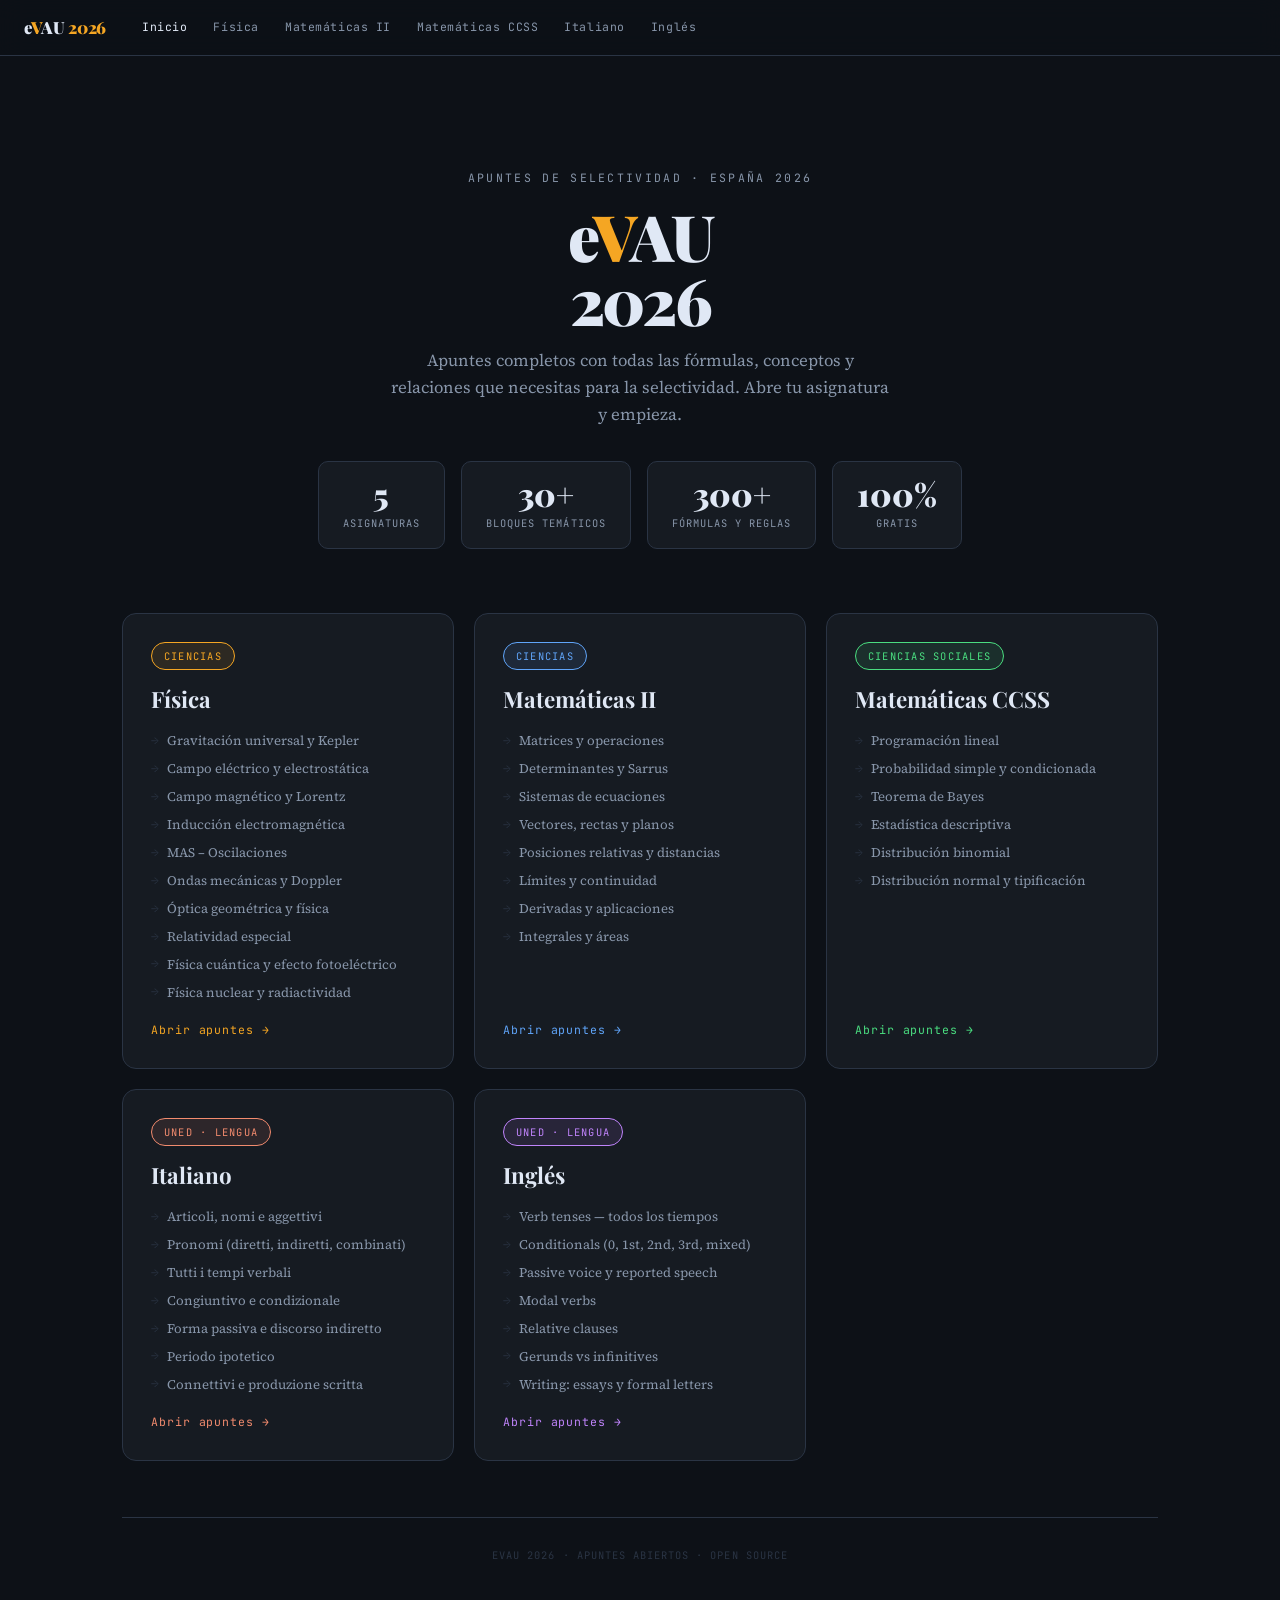
<file: index.html>
<!DOCTYPE html>
<html lang="es">
<head>
<meta charset="UTF-8">
<meta name="viewport" content="width=device-width, initial-scale=1.0">
<title>EvAU 2026 — Apuntes completos</title>
<link rel="stylesheet" href="style.css">
</head>
<body class="index-body">

<!-- TOPBAR -->
<header class="topbar">
  <div class="topbar-logo">e<span>V</span>AU <span>2026</span></div>
  <nav class="topbar-nav">
    <a href="index.html" class="active" style="color:var(--text)">Inicio</a>
    <a href="fisica.html" class="fisica">Física</a>
    <a href="matematicas-ii.html" class="mat2">Matemáticas II</a>
    <a href="matematicas-ccss.html" class="matcc">Matemáticas CCSS</a>
    <a href="italiano.html" class="ita">Italiano</a>
    <a href="ingles.html" class="eng">Inglés</a>
  </nav>
</header>

<main class="index-main">

  <!-- HERO -->
  <section class="index-hero">
    <div class="kicker">Apuntes de selectividad · España 2026</div>
    <h1>e<em>V</em>AU<br>2026</h1>
    <p>Apuntes completos con todas las fórmulas, conceptos y relaciones que necesitas para la selectividad. Abre tu asignatura y empieza.</p>

    <div class="stats-row">
      <div class="stat-pill">
        <div class="stat-num">5</div>
        <div class="stat-label">Asignaturas</div>
      </div>
      <div class="stat-pill">
        <div class="stat-num">30+</div>
        <div class="stat-label">Bloques temáticos</div>
      </div>
      <div class="stat-pill">
        <div class="stat-num">300+</div>
        <div class="stat-label">Fórmulas y reglas</div>
      </div>
      <div class="stat-pill">
        <div class="stat-num">100%</div>
        <div class="stat-label">Gratis</div>
      </div>
    </div>
  </section>

  <!-- CARDS -->
  <div class="subject-cards">

    <a href="fisica.html" class="subject-card f">
      <span class="card-badge">Ciencias</span>
      <div class="card-title">Física</div>
      <ul class="card-topics">
        <li>Gravitación universal y Kepler</li>
        <li>Campo eléctrico y electrostática</li>
        <li>Campo magnético y Lorentz</li>
        <li>Inducción electromagnética</li>
        <li>MAS – Oscilaciones</li>
        <li>Ondas mecánicas y Doppler</li>
        <li>Óptica geométrica y física</li>
        <li>Relatividad especial</li>
        <li>Física cuántica y efecto fotoeléctrico</li>
        <li>Física nuclear y radiactividad</li>
      </ul>
      <div class="card-cta">Abrir apuntes →</div>
    </a>

    <a href="matematicas-ii.html" class="subject-card m2">
      <span class="card-badge">Ciencias</span>
      <div class="card-title">Matemáticas II</div>
      <ul class="card-topics">
        <li>Matrices y operaciones</li>
        <li>Determinantes y Sarrus</li>
        <li>Sistemas de ecuaciones</li>
        <li>Vectores, rectas y planos</li>
        <li>Posiciones relativas y distancias</li>
        <li>Límites y continuidad</li>
        <li>Derivadas y aplicaciones</li>
        <li>Integrales y áreas</li>
      </ul>
      <div class="card-cta">Abrir apuntes →</div>
    </a>

    <a href="matematicas-ccss.html" class="subject-card mc">
      <span class="card-badge">Ciencias Sociales</span>
      <div class="card-title">Matemáticas CCSS</div>
      <ul class="card-topics">
        <li>Programación lineal</li>
        <li>Probabilidad simple y condicionada</li>
        <li>Teorema de Bayes</li>
        <li>Estadística descriptiva</li>
        <li>Distribución binomial</li>
        <li>Distribución normal y tipificación</li>
      </ul>
      <div class="card-cta">Abrir apuntes →</div>
    </a>

    <a href="italiano.html" class="subject-card" style="--card-accent:var(--ita)" onmouseenter="this.style.borderColor='var(--ita)'" onmouseleave="this.style.borderColor=''">
      <span class="card-badge" style="color:var(--ita);border-color:var(--ita);background:rgba(242,139,110,0.1)">UNED · Lengua</span>
      <div class="card-title">Italiano</div>
      <ul class="card-topics">
        <li>Articoli, nomi e aggettivi</li>
        <li>Pronomi (diretti, indiretti, combinati)</li>
        <li>Tutti i tempi verbali</li>
        <li>Congiuntivo e condizionale</li>
        <li>Forma passiva e discorso indiretto</li>
        <li>Periodo ipotetico</li>
        <li>Connettivi e produzione scritta</li>
      </ul>
      <div class="card-cta" style="color:var(--ita)">Abrir apuntes →</div>
    </a>

    <a href="ingles.html" class="subject-card" style="--card-accent:var(--eng)" onmouseenter="this.style.borderColor='var(--eng)'" onmouseleave="this.style.borderColor=''">
      <span class="card-badge" style="color:var(--eng);border-color:var(--eng);background:rgba(192,132,252,0.1)">UNED · Lengua</span>
      <div class="card-title">Inglés</div>
      <ul class="card-topics">
        <li>Verb tenses — todos los tiempos</li>
        <li>Conditionals (0, 1st, 2nd, 3rd, mixed)</li>
        <li>Passive voice y reported speech</li>
        <li>Modal verbs</li>
        <li>Relative clauses</li>
        <li>Gerunds vs infinitives</li>
        <li>Writing: essays y formal letters</li>
      </ul>
      <div class="card-cta" style="color:var(--eng)">Abrir apuntes →</div>
    </a>

  </div>

  <div class="page-footer">
    EVAU 2026 · APUNTES ABIERTOS · OPEN SOURCE
  </div>

</main>
</body>
</html>
</file>
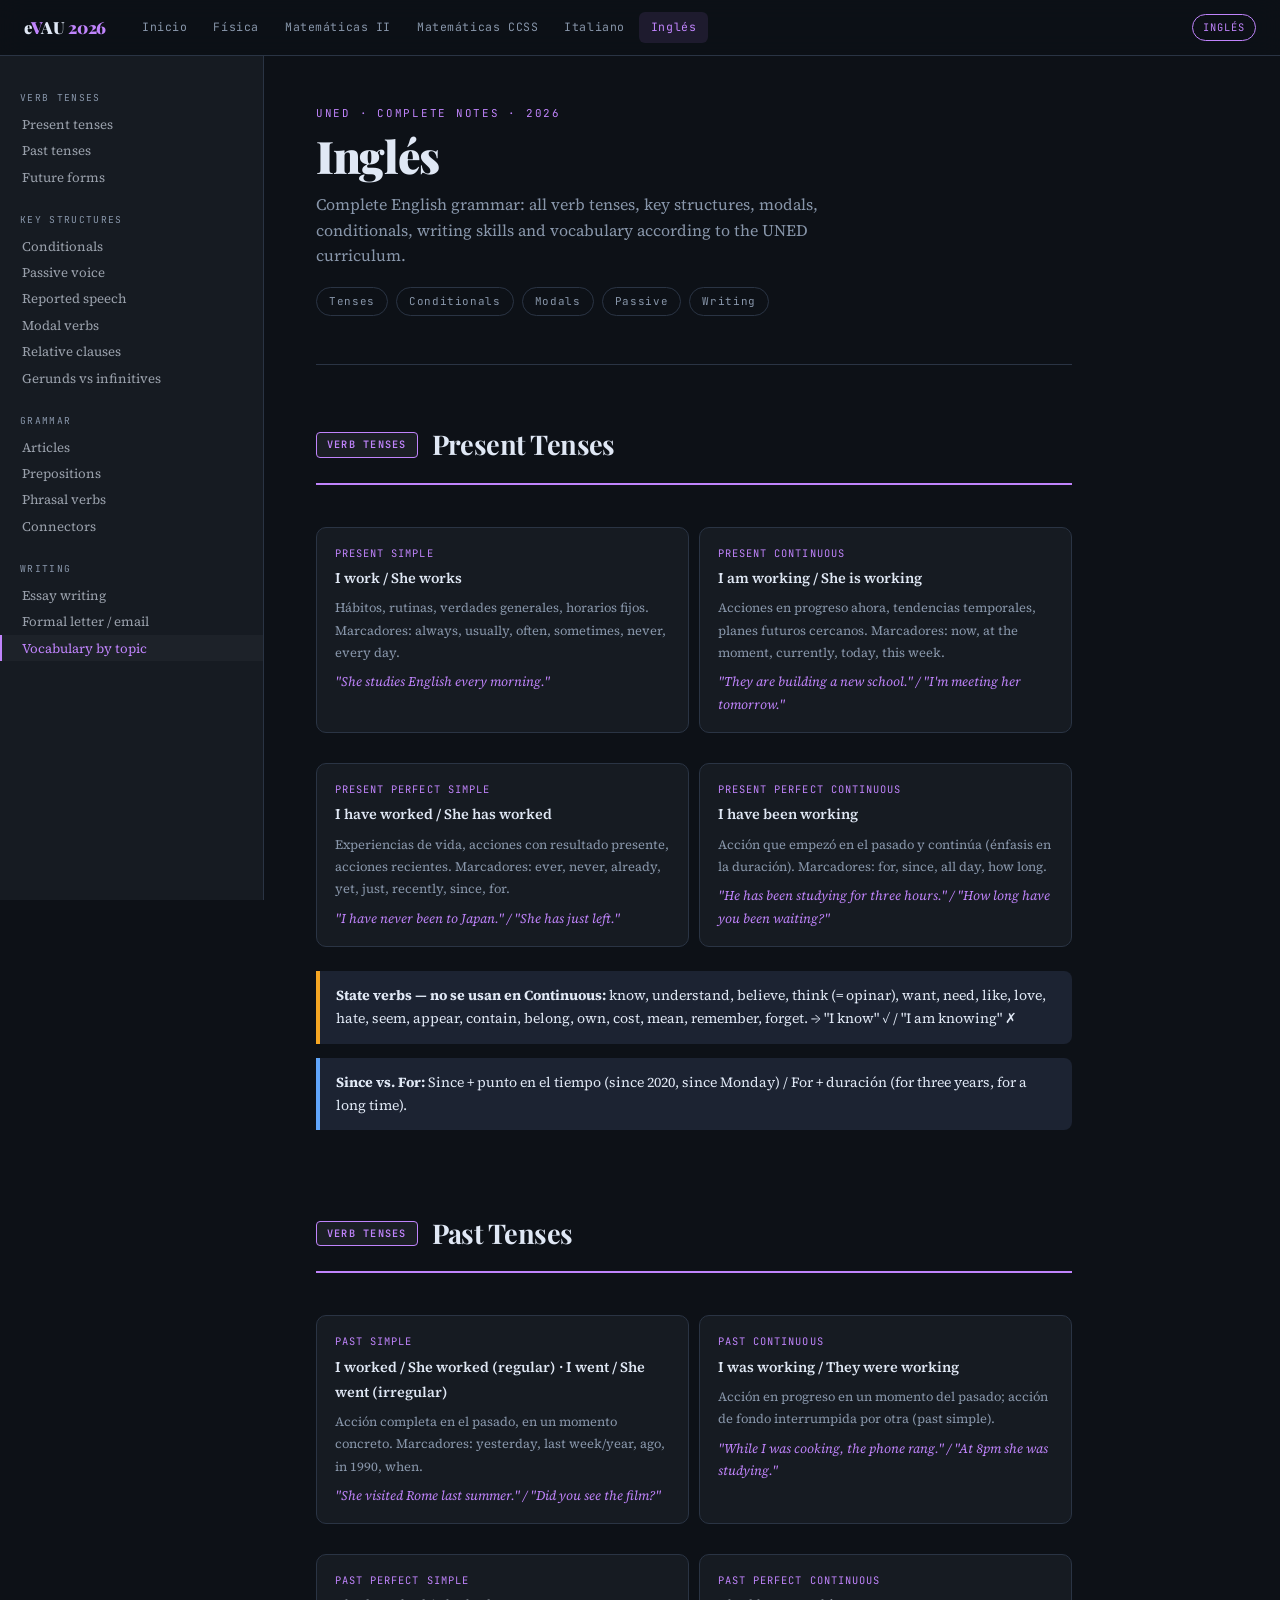
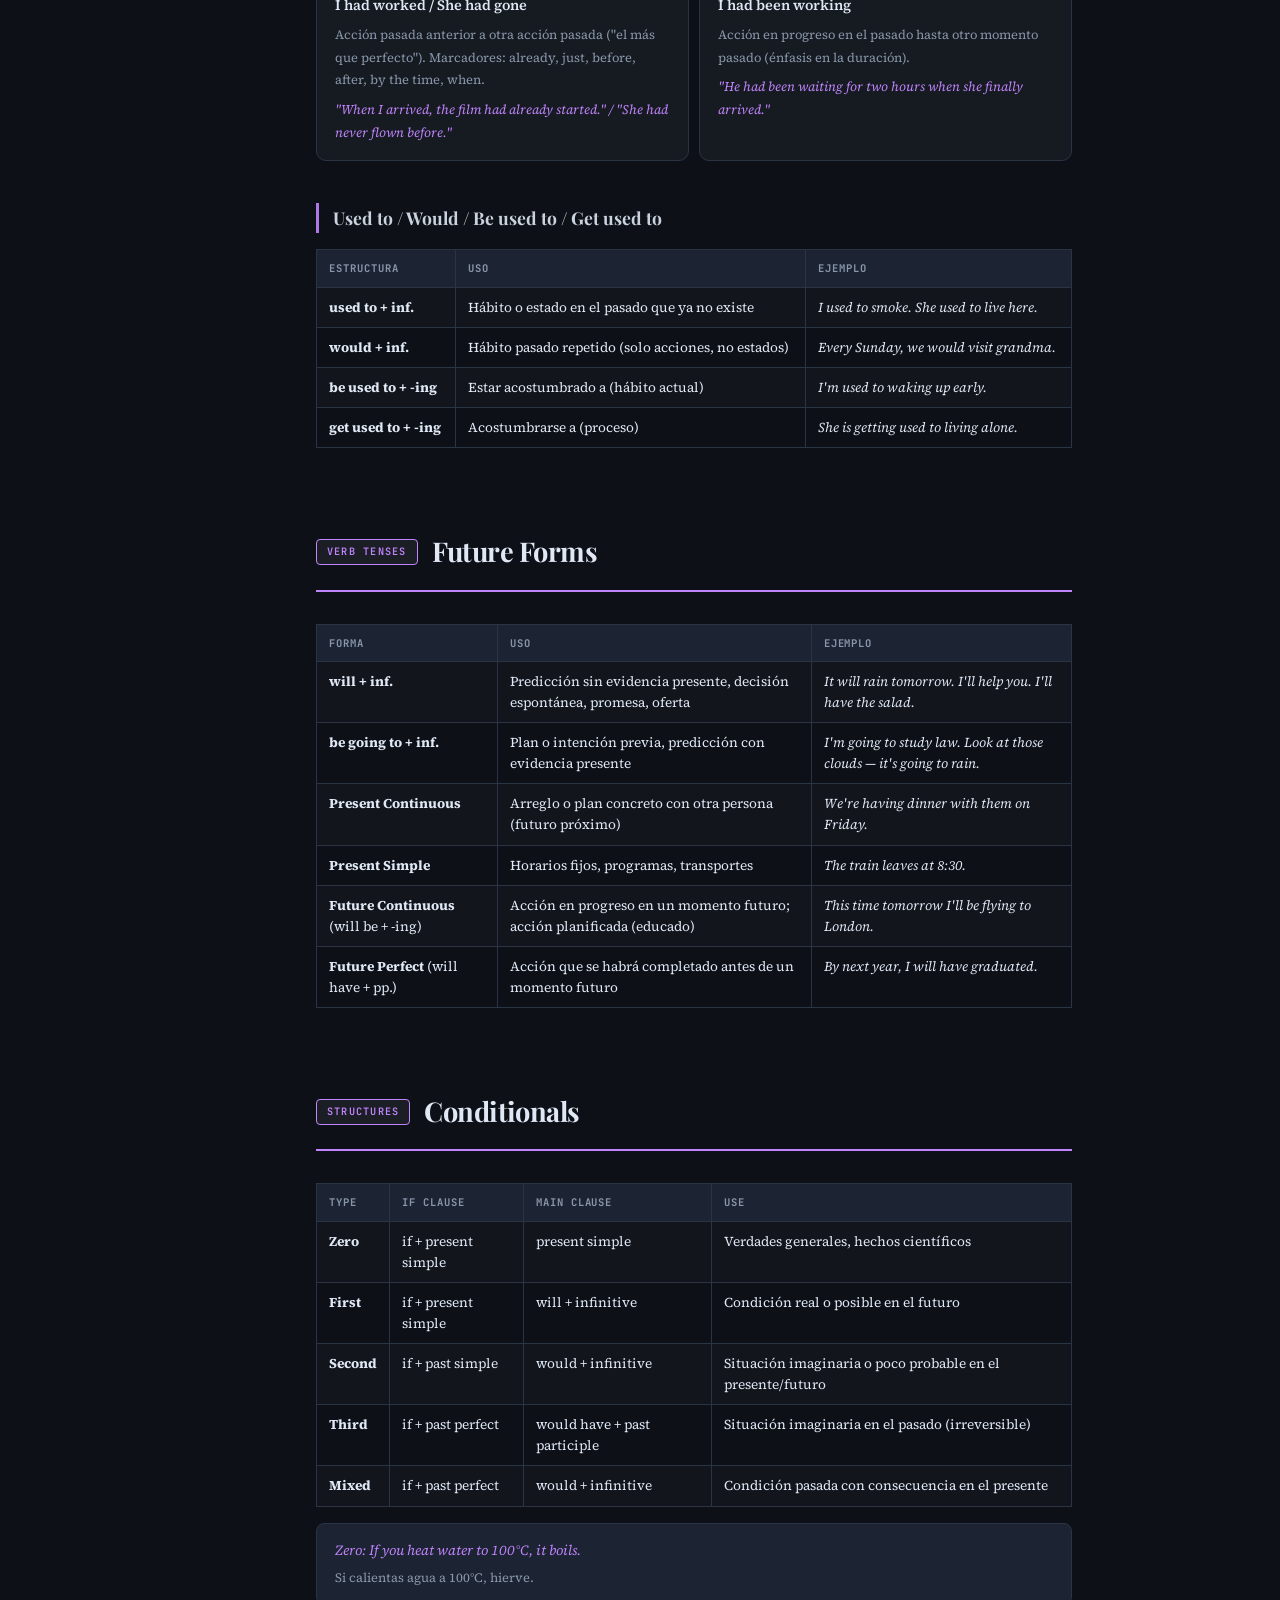
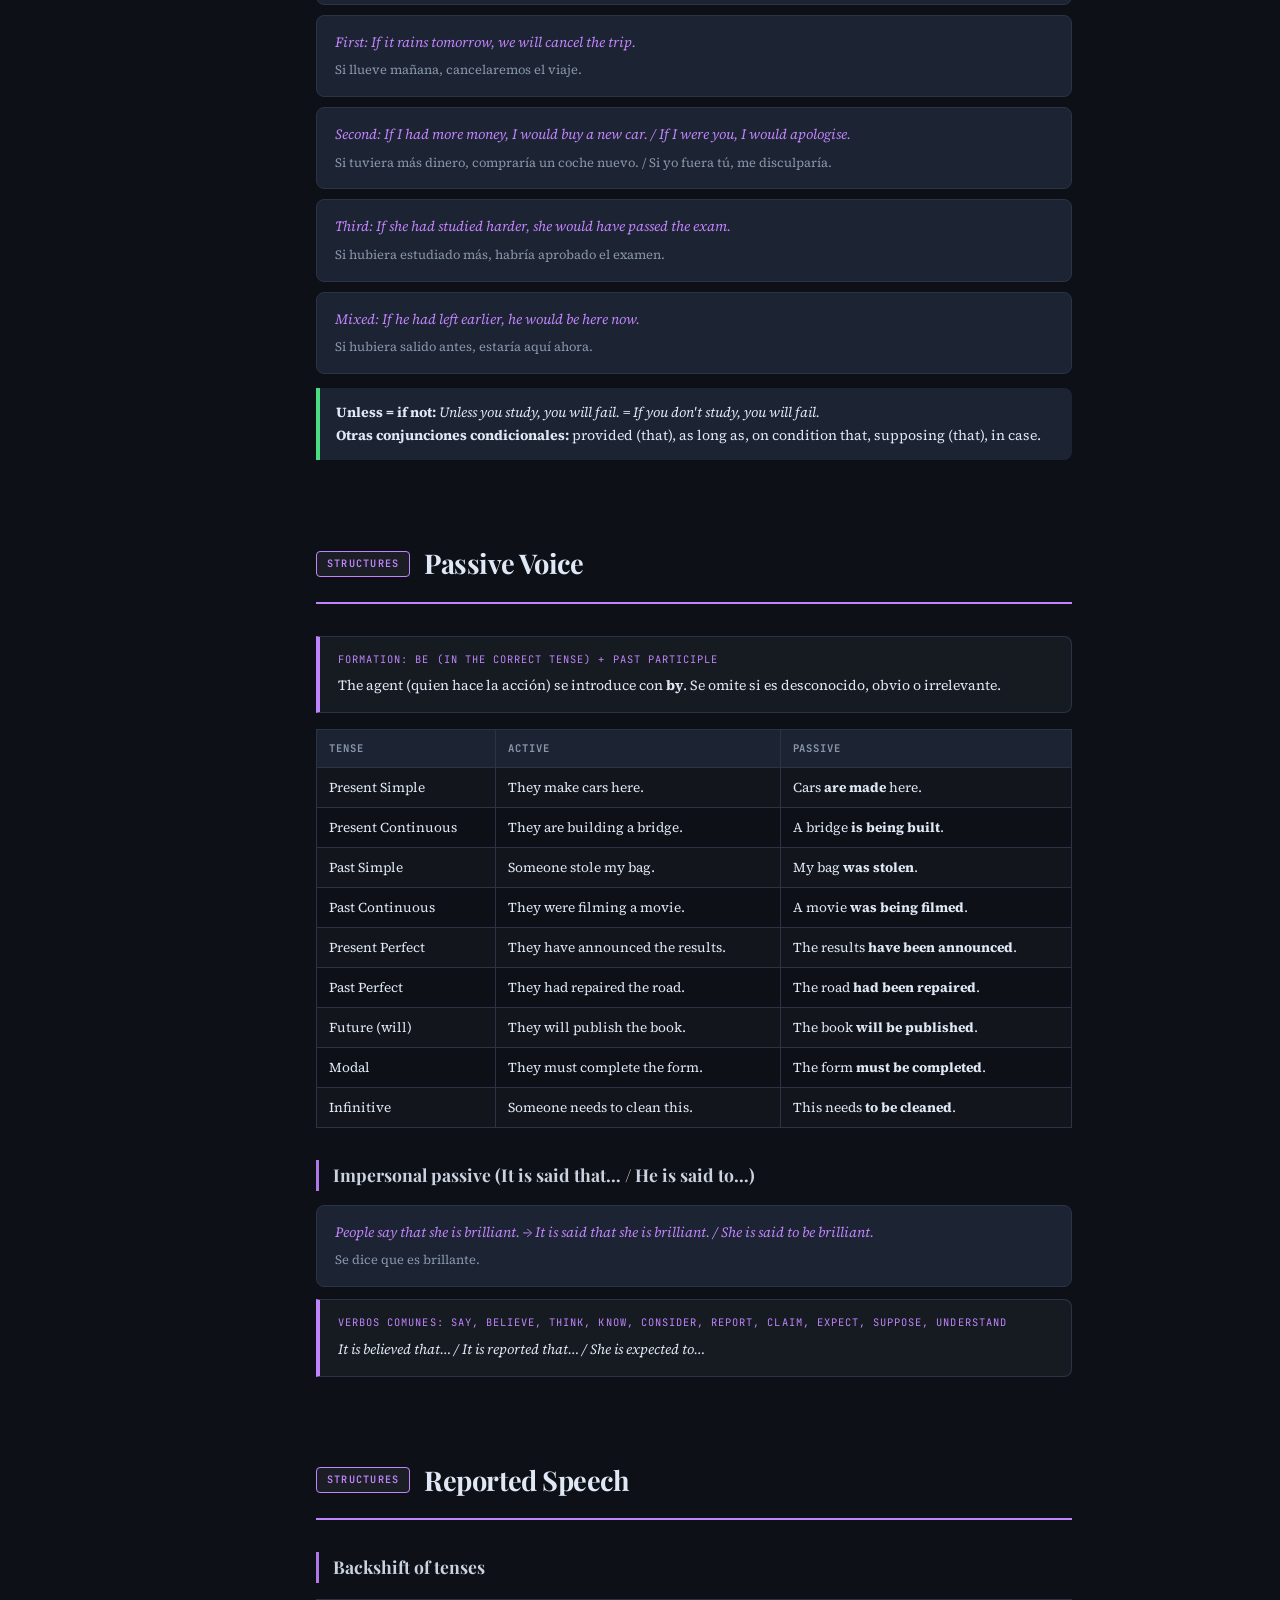
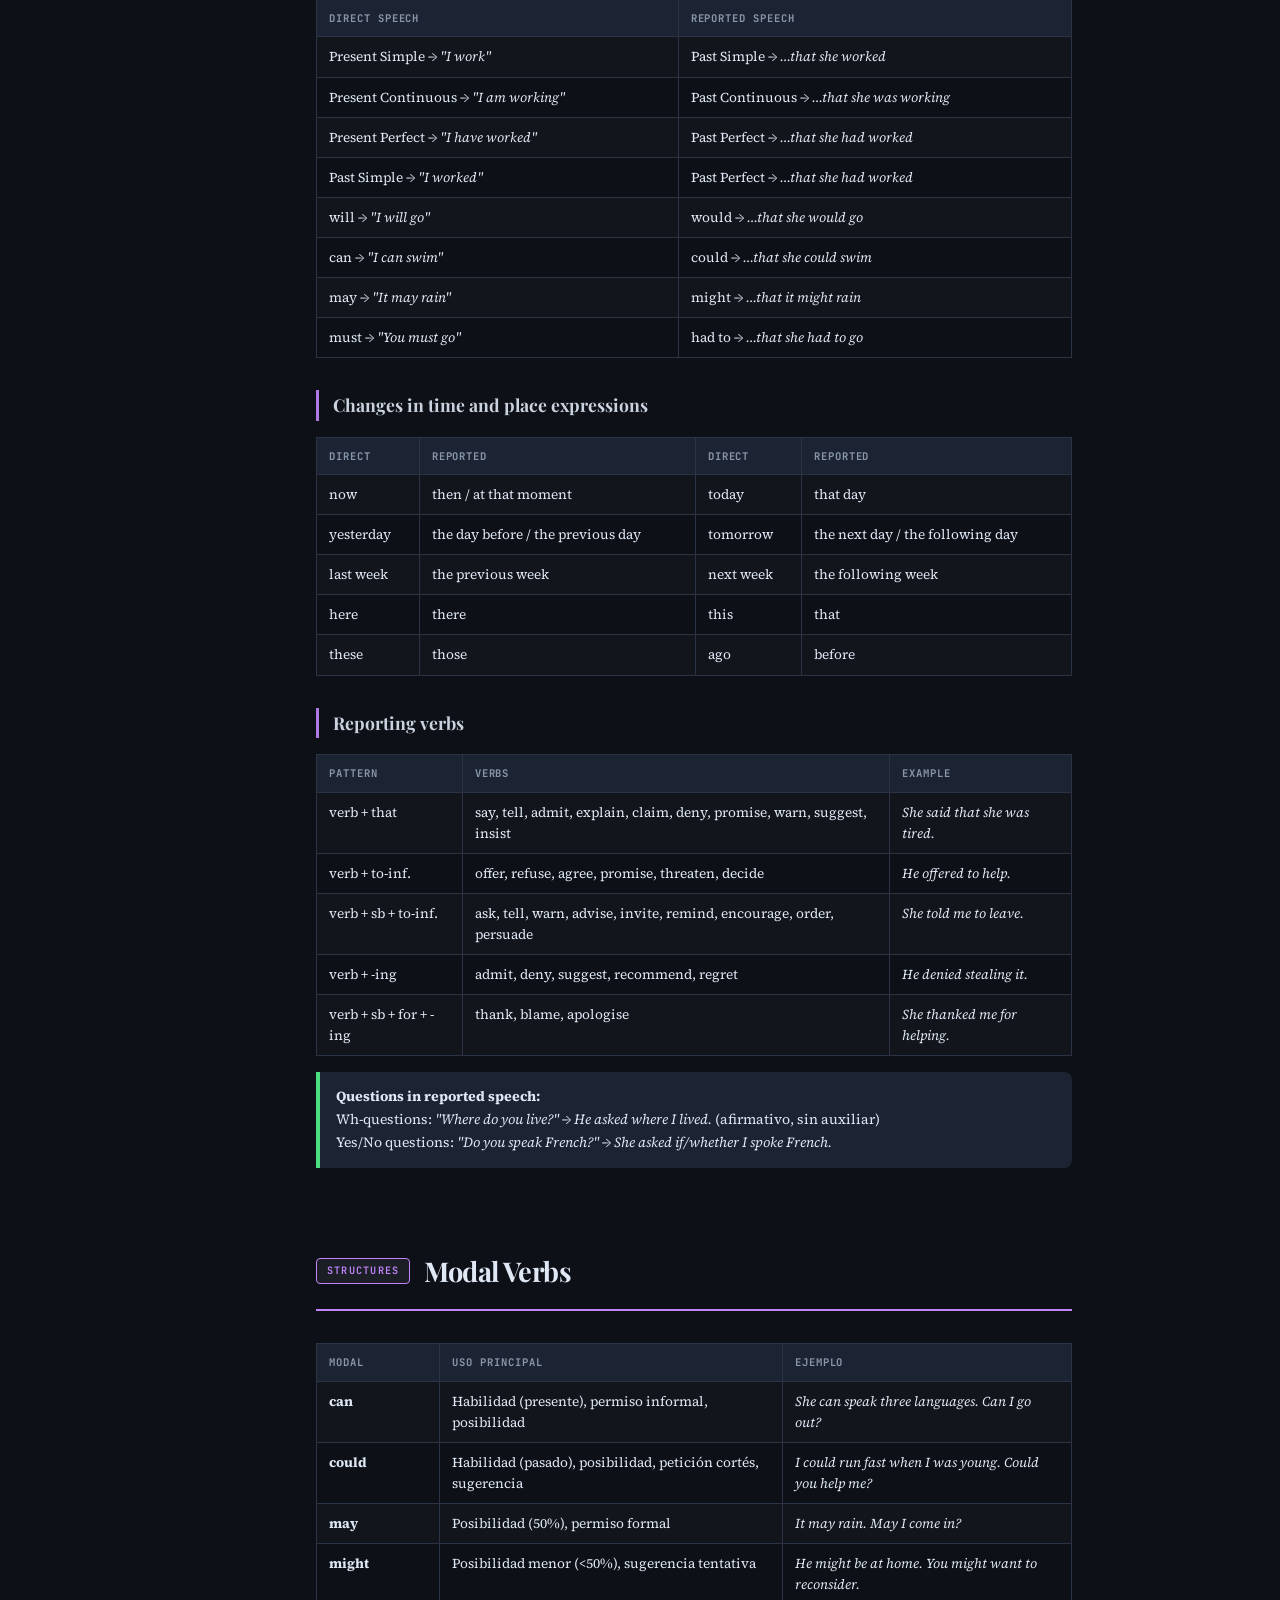
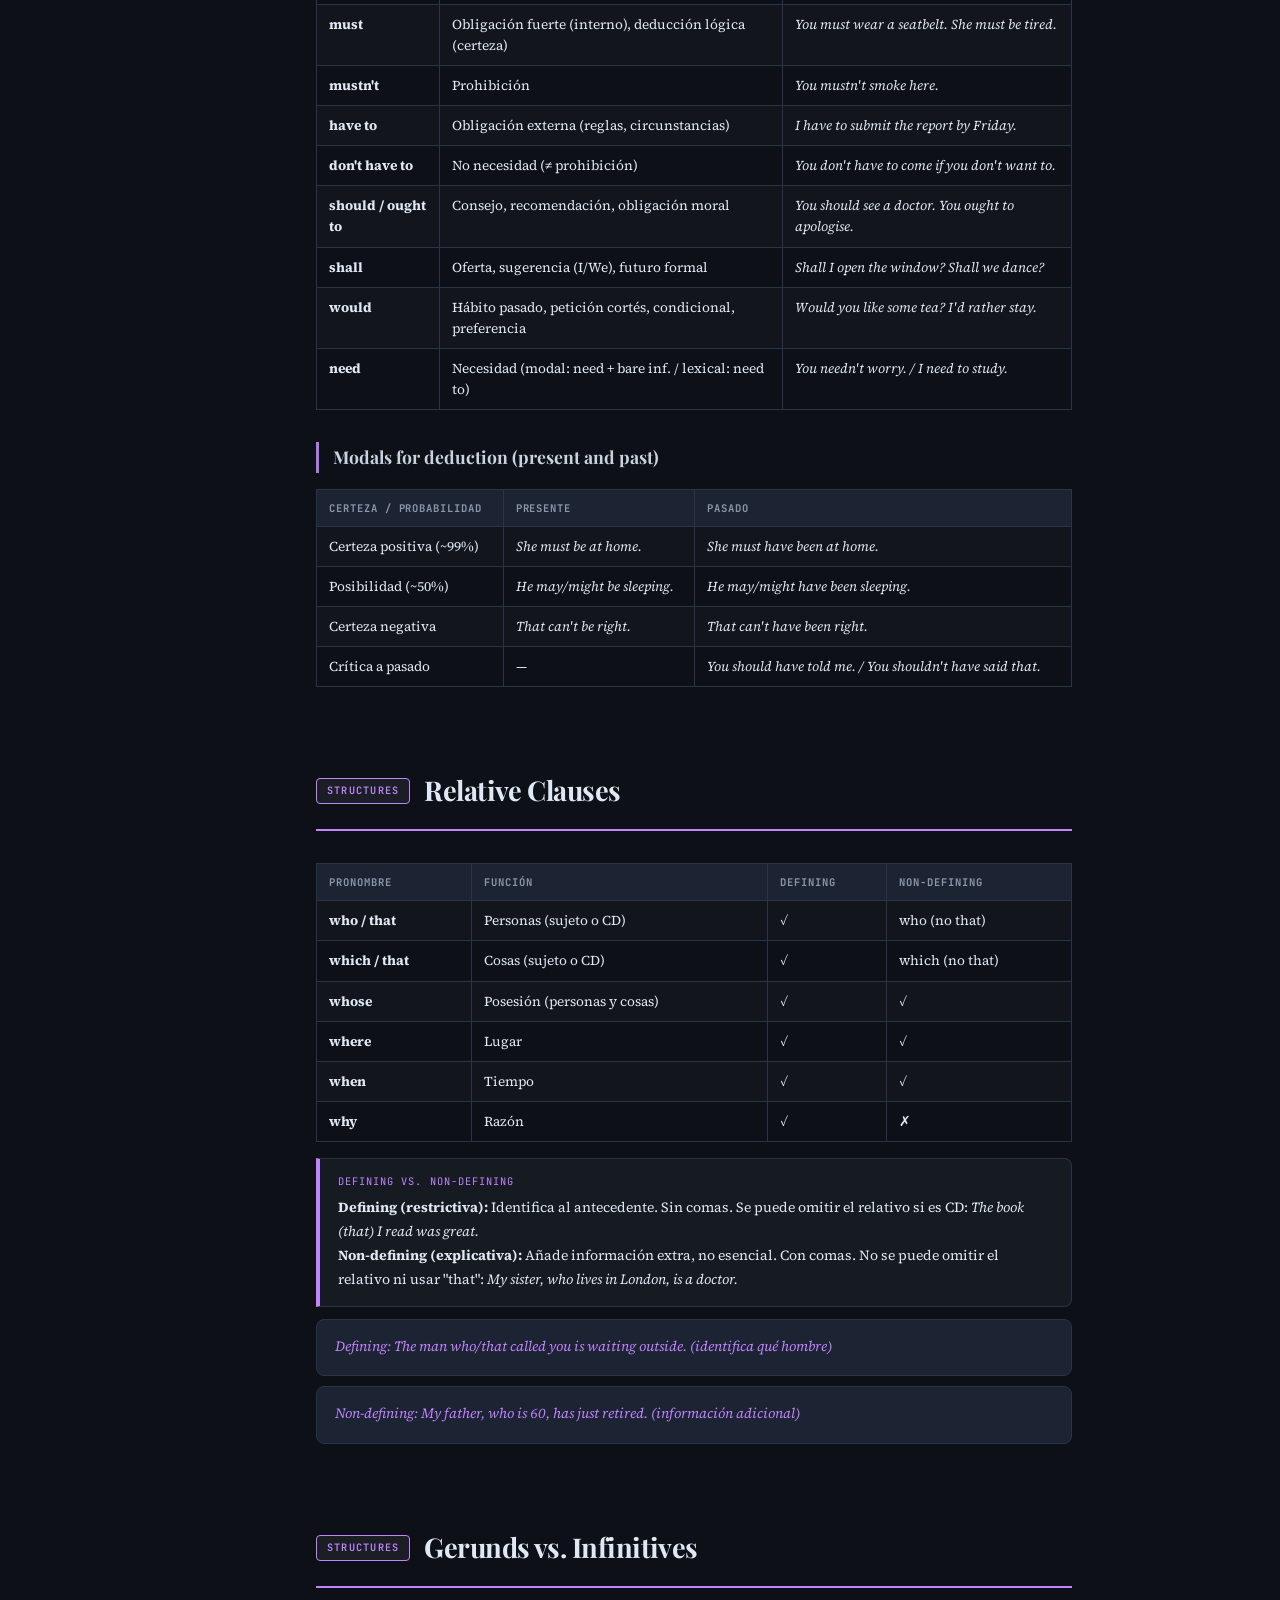
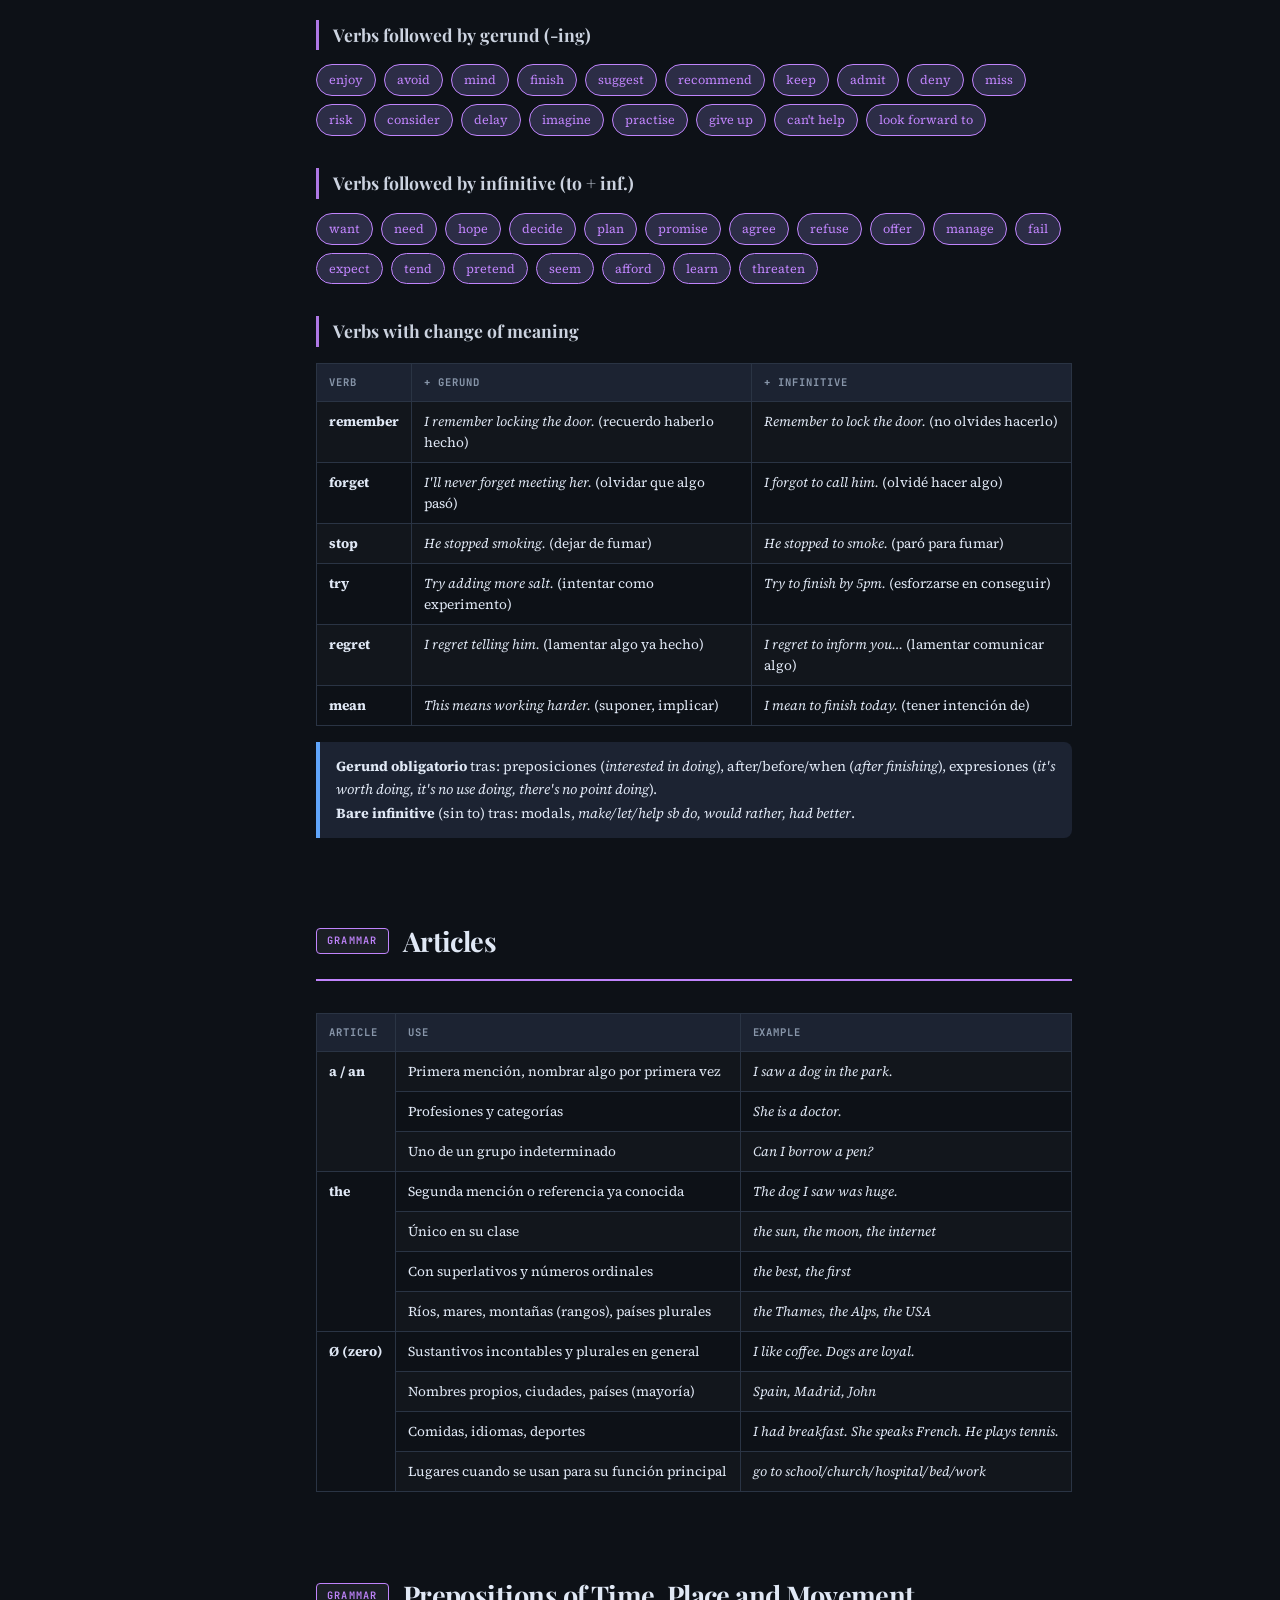
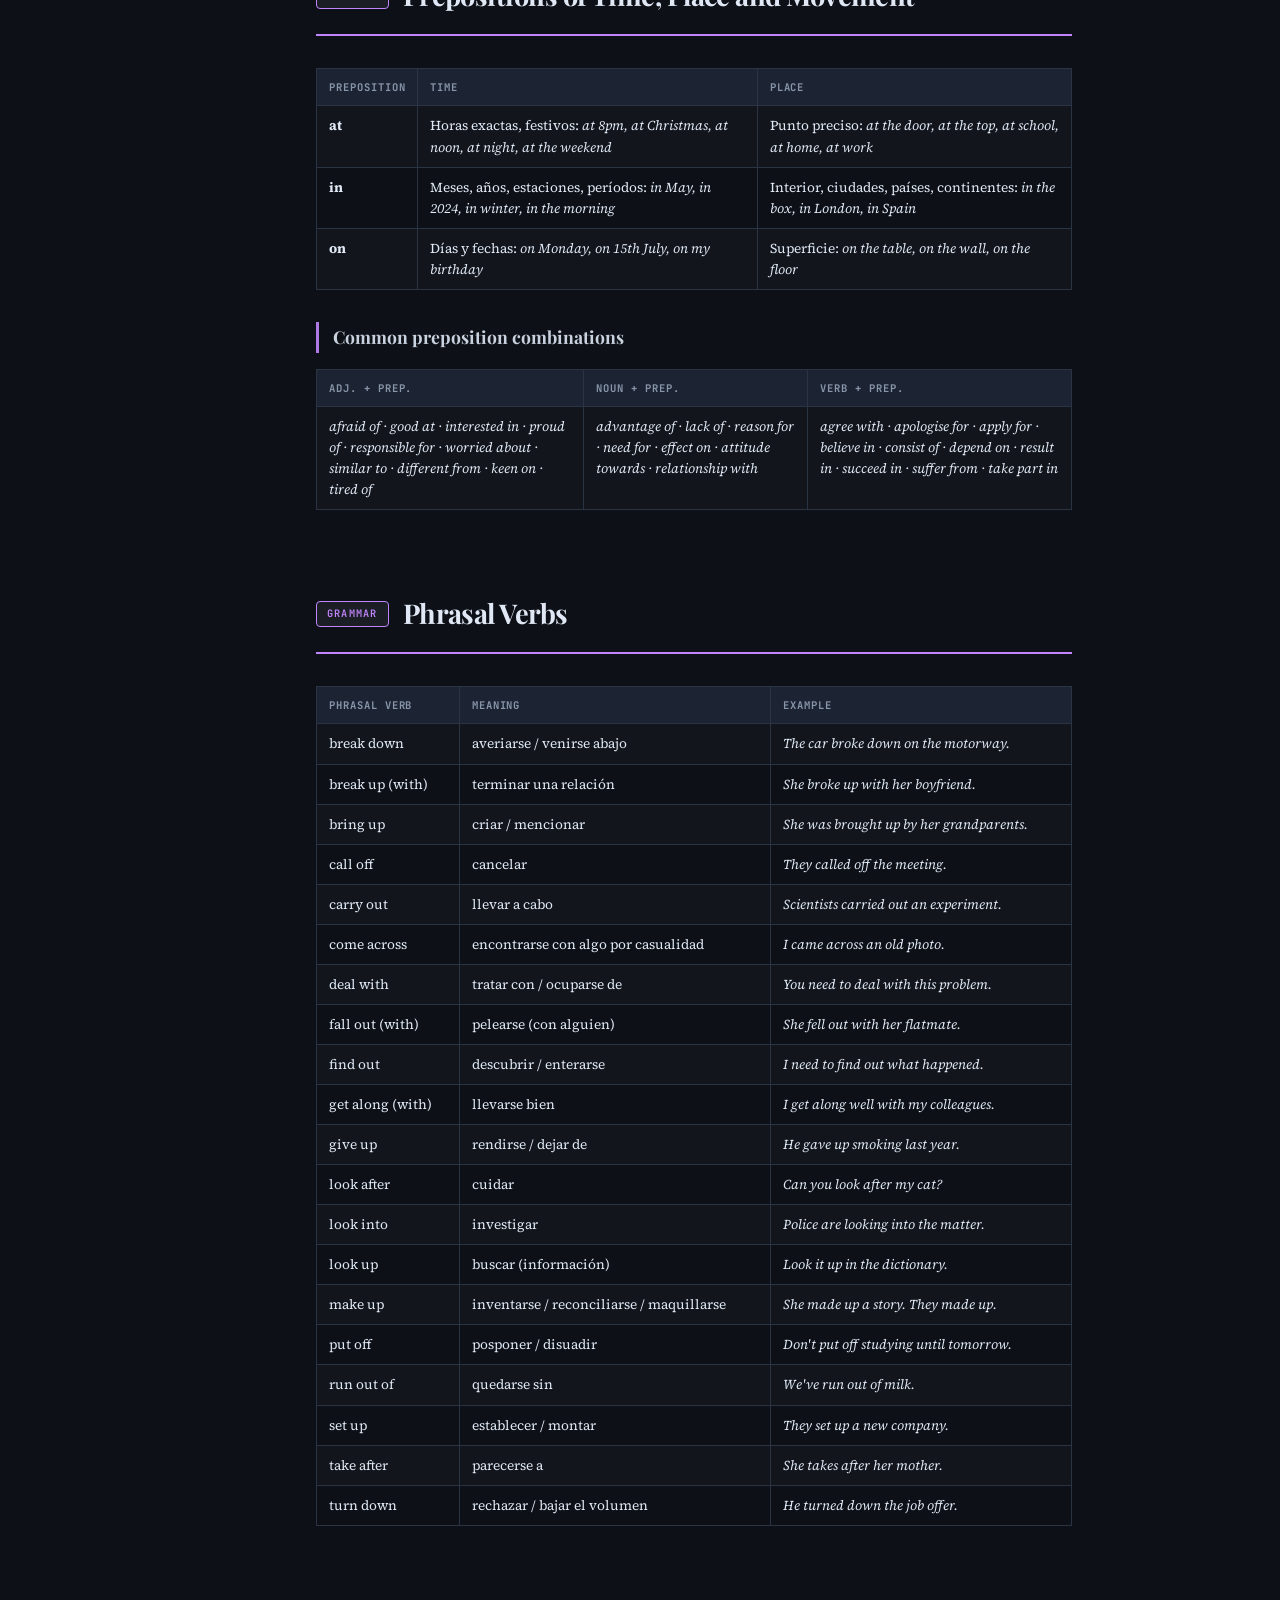
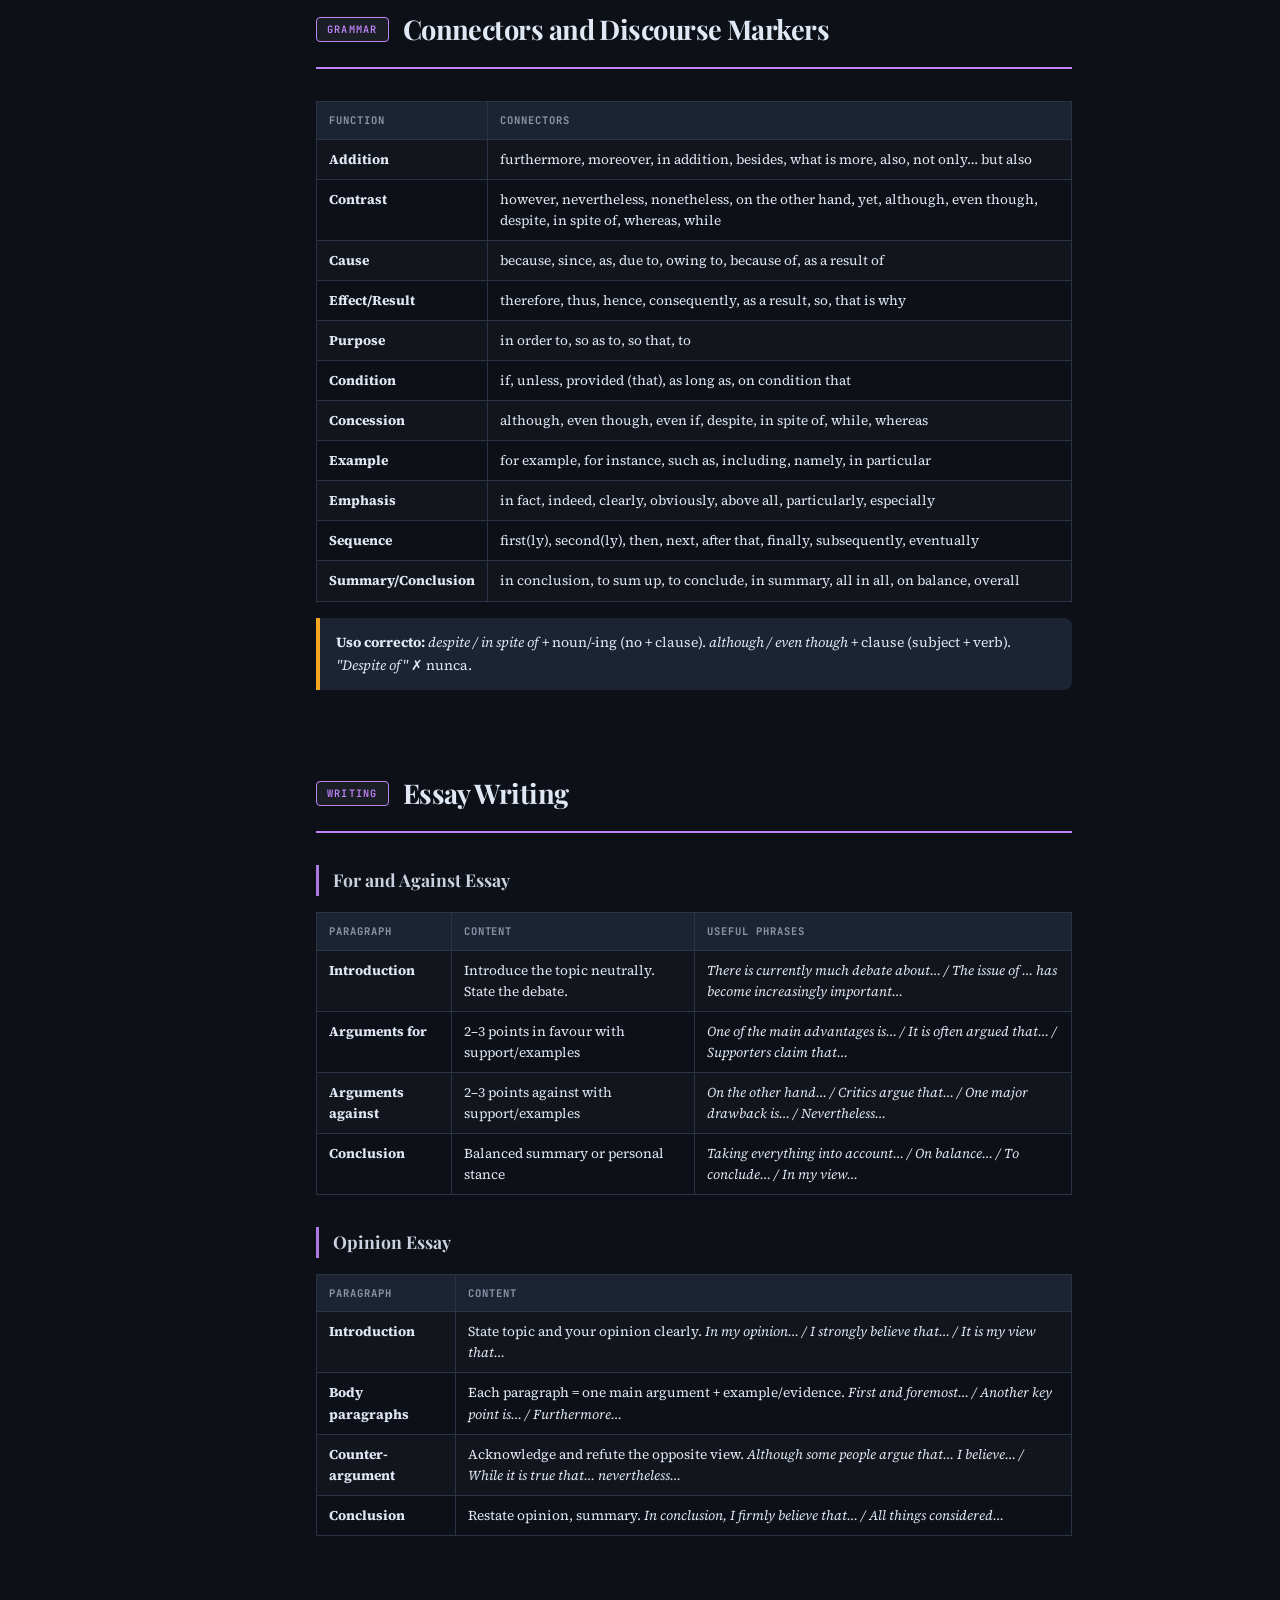
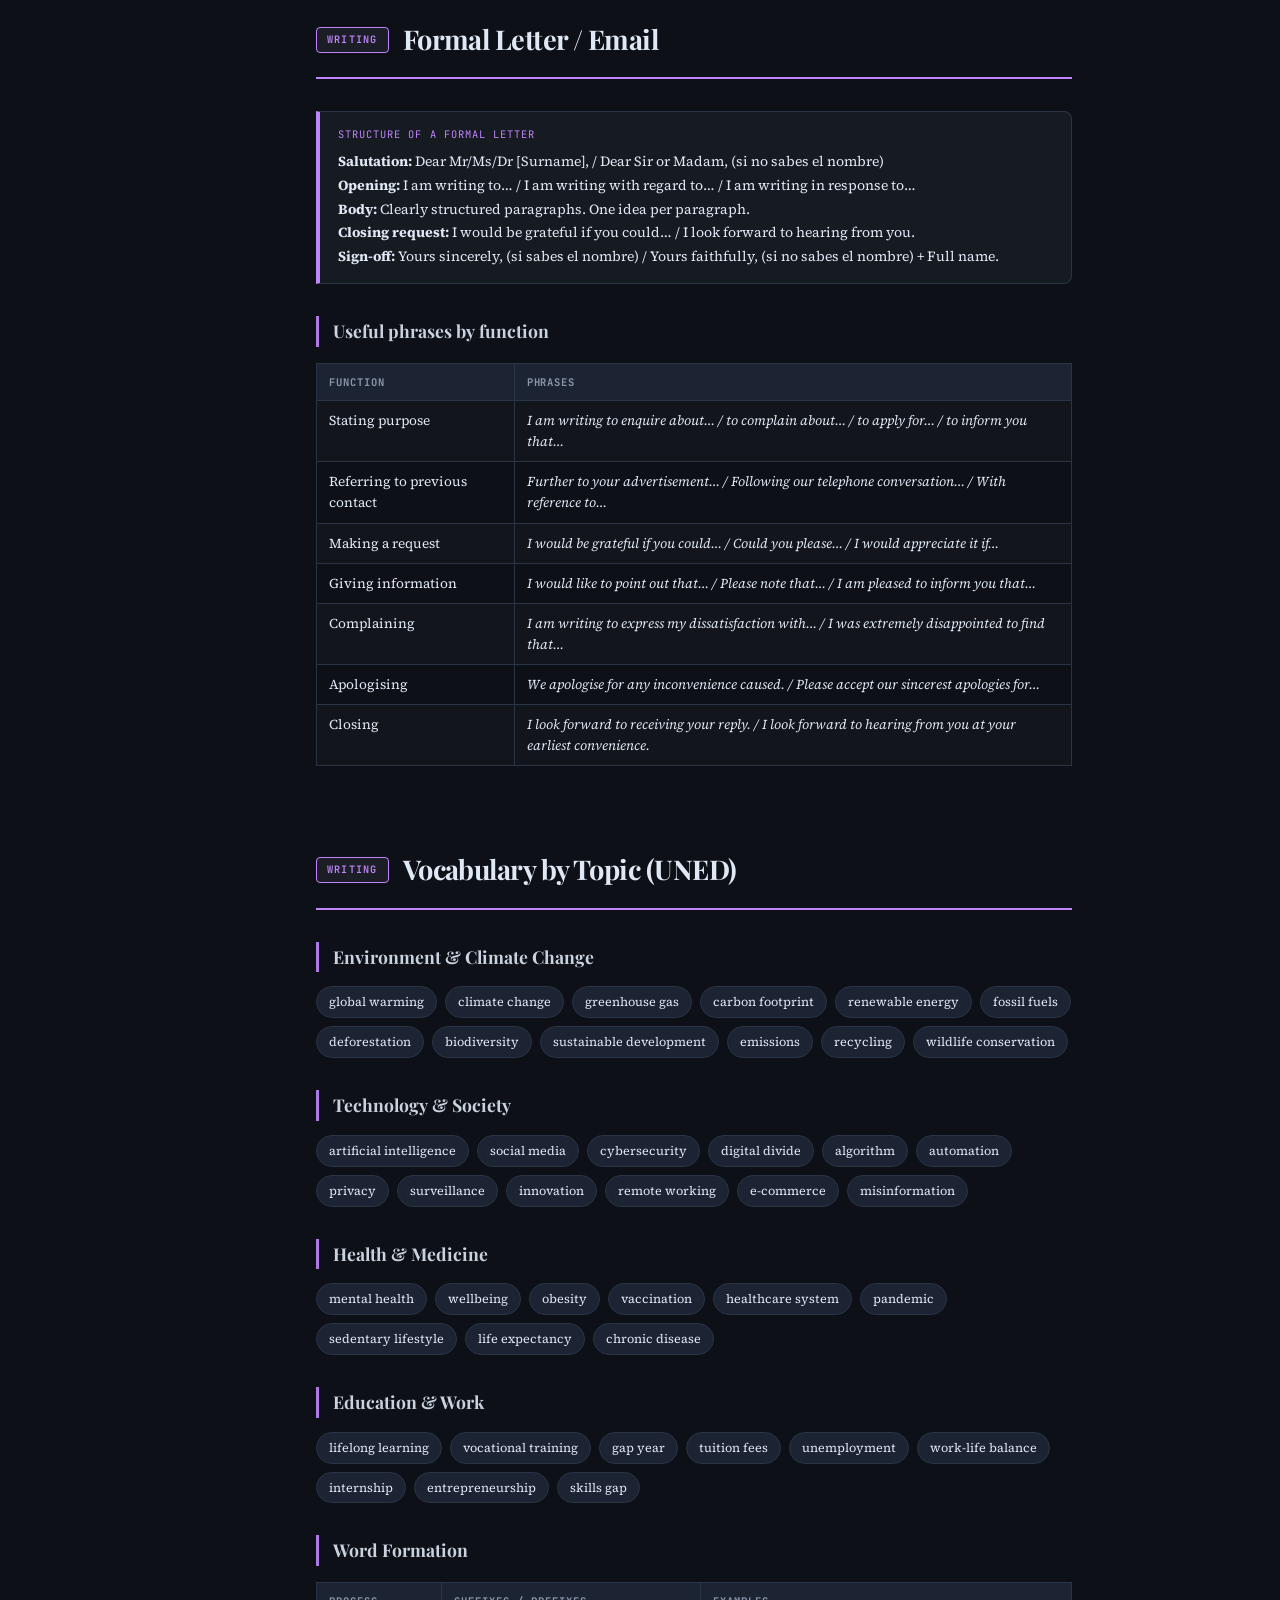
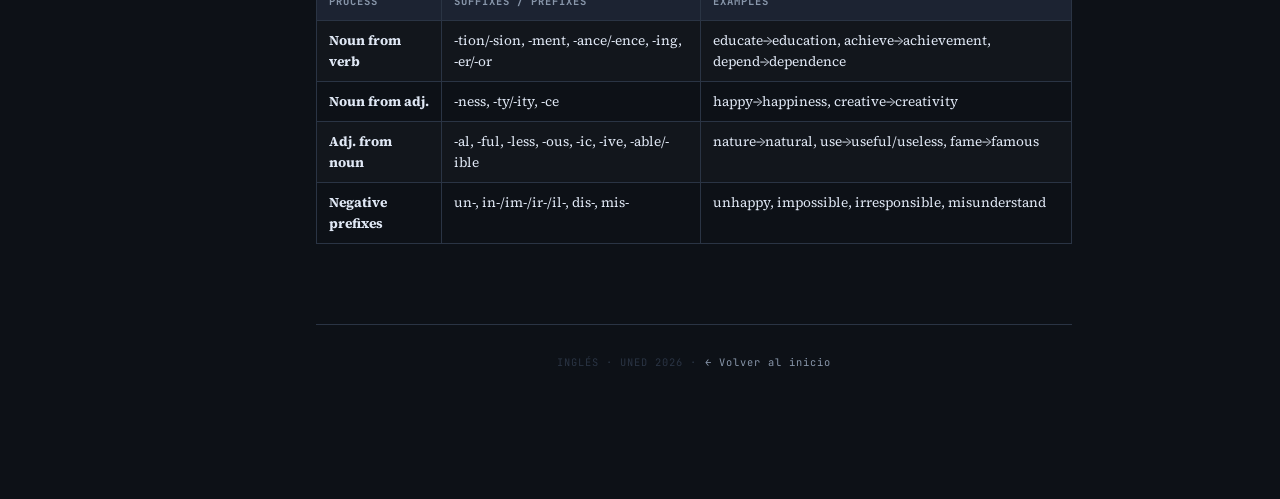
<file: ingles.html>
<!DOCTYPE html>
<html lang="es">
<head>
<meta charset="UTF-8">
<meta name="viewport" content="width=device-width, initial-scale=1.0">
<title>Inglés — EvAU 2026 · UNED</title>
<link rel="stylesheet" href="style.css">
<style>
  .lang-example {
    background: var(--surface2);
    border: 1px solid var(--border);
    border-radius: 8px;
    padding: 14px 18px;
    margin: 10px 0;
    font-size: 0.88rem;
  }
  .lang-example .en {
    color: var(--accent);
    font-style: italic;
    display: block;
    margin-bottom: 3px;
  }
  .lang-example .es {
    color: var(--muted);
    font-size: 0.8rem;
  }
  .tense-card {
    background: var(--surface);
    border: 1px solid var(--border);
    border-radius: 10px;
    padding: 16px 18px;
    margin: 10px 0;
  }
  .tense-card .tc-name {
    font-family: var(--font-mono);
    font-size: 0.65rem;
    text-transform: uppercase;
    letter-spacing: 0.1em;
    color: var(--accent);
    margin-bottom: 4px;
  }
  .tense-card .tc-form {
    font-size: 0.9rem;
    font-weight: 600;
    color: var(--text);
    margin-bottom: 6px;
  }
  .tense-card .tc-use {
    font-size: 0.8rem;
    color: var(--muted);
    margin-bottom: 6px;
  }
  .tense-card .tc-ex {
    font-size: 0.82rem;
    font-style: italic;
    color: var(--accent);
  }
  .tense-grid {
    display: grid;
    grid-template-columns: repeat(auto-fit, minmax(280px, 1fr));
    gap: 10px;
    margin: 14px 0;
  }
  .pill-row { display: flex; flex-wrap: wrap; gap: 8px; margin: 10px 0; }
  .pill {
    font-size: 0.78rem;
    padding: 4px 12px;
    border-radius: 20px;
    background: var(--surface2);
    border: 1px solid var(--border);
    color: var(--text);
  }
  .pill.hi { border-color: var(--accent); color: var(--accent); background: color-mix(in srgb, var(--accent) 10%, var(--surface2)); }
  .rule-box {
    background: var(--surface);
    border: 1px solid var(--border);
    border-left: 4px solid var(--accent);
    border-radius: 0 8px 8px 0;
    padding: 14px 18px;
    margin: 12px 0;
    font-size: 0.875rem;
    line-height: 1.7;
  }
  .rule-box .rule-title {
    font-family: var(--font-mono);
    font-size: 0.65rem;
    text-transform: uppercase;
    letter-spacing: 0.1em;
    color: var(--accent);
    margin-bottom: 6px;
  }
</style>
</head>
<body data-subject="eng">

<header class="topbar">
  <div class="topbar-logo">e<span>V</span>AU <span>2026</span></div>
  <nav class="topbar-nav">
    <a href="index.html">Inicio</a>
    <a href="fisica.html" class="fisica">Física</a>
    <a href="matematicas-ii.html" class="mat2">Matemáticas II</a>
    <a href="matematicas-ccss.html" class="matcc">Matemáticas CCSS</a>
    <a href="italiano.html" class="ita">Italiano</a>
    <a href="ingles.html" class="eng active">Inglés</a>
  </nav>
  <span class="topbar-tag">Inglés</span>
</header>

<div class="page-layout">

<nav class="sidebar">
  <div class="sb-section">
    <div class="sb-heading">Verb Tenses</div>
    <a href="#present" class="sb-link">Present tenses</a>
    <a href="#past" class="sb-link">Past tenses</a>
    <a href="#future" class="sb-link">Future forms</a>
  </div>
  <div class="sb-section">
    <div class="sb-heading">Key Structures</div>
    <a href="#conditionals" class="sb-link">Conditionals</a>
    <a href="#passive" class="sb-link">Passive voice</a>
    <a href="#reported" class="sb-link">Reported speech</a>
    <a href="#modals" class="sb-link">Modal verbs</a>
    <a href="#relative" class="sb-link">Relative clauses</a>
    <a href="#gerunds" class="sb-link">Gerunds vs infinitives</a>
  </div>
  <div class="sb-section">
    <div class="sb-heading">Grammar</div>
    <a href="#articles" class="sb-link">Articles</a>
    <a href="#prepositions" class="sb-link">Prepositions</a>
    <a href="#phrasal" class="sb-link">Phrasal verbs</a>
    <a href="#connectors" class="sb-link">Connectors</a>
  </div>
  <div class="sb-section">
    <div class="sb-heading">Writing</div>
    <a href="#essay" class="sb-link">Essay writing</a>
    <a href="#letter" class="sb-link">Formal letter / email</a>
    <a href="#vocabulary" class="sb-link">Vocabulary by topic</a>
  </div>
</nav>

<main class="page-main">

  <div class="page-hero">
    <div class="kicker">UNED · Complete Notes · 2026</div>
    <h1>Inglés</h1>
    <p class="desc">Complete English grammar: all verb tenses, key structures, modals, conditionals, writing skills and vocabulary according to the UNED curriculum.</p>
    <div class="hero-tags">
      <span class="htag">Tenses</span>
      <span class="htag">Conditionals</span>
      <span class="htag">Modals</span>
      <span class="htag">Passive</span>
      <span class="htag">Writing</span>
    </div>
  </div>

  <!-- ══════════ PRESENT TENSES ══════════ -->
  <section class="block" id="present">
    <div class="block-header">
      <span class="block-label">Verb Tenses</span>
      <h2>Present Tenses</h2>
    </div>

    <div class="tense-grid">
      <div class="tense-card">
        <div class="tc-name">Present Simple</div>
        <div class="tc-form">I work / She works</div>
        <div class="tc-use">Hábitos, rutinas, verdades generales, horarios fijos. Marcadores: always, usually, often, sometimes, never, every day.</div>
        <div class="tc-ex">"She studies English every morning."</div>
      </div>
      <div class="tense-card">
        <div class="tc-name">Present Continuous</div>
        <div class="tc-form">I am working / She is working</div>
        <div class="tc-use">Acciones en progreso ahora, tendencias temporales, planes futuros cercanos. Marcadores: now, at the moment, currently, today, this week.</div>
        <div class="tc-ex">"They are building a new school." / "I'm meeting her tomorrow."</div>
      </div>
      <div class="tense-card">
        <div class="tc-name">Present Perfect Simple</div>
        <div class="tc-form">I have worked / She has worked</div>
        <div class="tc-use">Experiencias de vida, acciones con resultado presente, acciones recientes. Marcadores: ever, never, already, yet, just, recently, since, for.</div>
        <div class="tc-ex">"I have never been to Japan." / "She has just left."</div>
      </div>
      <div class="tense-card">
        <div class="tc-name">Present Perfect Continuous</div>
        <div class="tc-form">I have been working</div>
        <div class="tc-use">Acción que empezó en el pasado y continúa (énfasis en la duración). Marcadores: for, since, all day, how long.</div>
        <div class="tc-ex">"He has been studying for three hours." / "How long have you been waiting?"</div>
      </div>
    </div>

    <div class="ib warn">
      <strong>State verbs — no se usan en Continuous:</strong> know, understand, believe, think (= opinar), want, need, like, love, hate, seem, appear, contain, belong, own, cost, mean, remember, forget. → "I know" ✓ / "I am knowing" ✗
    </div>

    <div class="ib key">
      <strong>Since vs. For:</strong> Since + punto en el tiempo (since 2020, since Monday) / For + duración (for three years, for a long time).
    </div>
  </section>

  <!-- ══════════ PAST TENSES ══════════ -->
  <section class="block" id="past">
    <div class="block-header">
      <span class="block-label">Verb Tenses</span>
      <h2>Past Tenses</h2>
    </div>

    <div class="tense-grid">
      <div class="tense-card">
        <div class="tc-name">Past Simple</div>
        <div class="tc-form">I worked / She worked (regular) · I went / She went (irregular)</div>
        <div class="tc-use">Acción completa en el pasado, en un momento concreto. Marcadores: yesterday, last week/year, ago, in 1990, when.</div>
        <div class="tc-ex">"She visited Rome last summer." / "Did you see the film?"</div>
      </div>
      <div class="tense-card">
        <div class="tc-name">Past Continuous</div>
        <div class="tc-form">I was working / They were working</div>
        <div class="tc-use">Acción en progreso en un momento del pasado; acción de fondo interrumpida por otra (past simple).</div>
        <div class="tc-ex">"While I was cooking, the phone rang." / "At 8pm she was studying."</div>
      </div>
      <div class="tense-card">
        <div class="tc-name">Past Perfect Simple</div>
        <div class="tc-form">I had worked / She had gone</div>
        <div class="tc-use">Acción pasada anterior a otra acción pasada ("el más que perfecto"). Marcadores: already, just, before, after, by the time, when.</div>
        <div class="tc-ex">"When I arrived, the film had already started." / "She had never flown before."</div>
      </div>
      <div class="tense-card">
        <div class="tc-name">Past Perfect Continuous</div>
        <div class="tc-form">I had been working</div>
        <div class="tc-use">Acción en progreso en el pasado hasta otro momento pasado (énfasis en la duración).</div>
        <div class="tc-ex">"He had been waiting for two hours when she finally arrived."</div>
      </div>
    </div>

    <h3 class="sh">Used to / Would / Be used to / Get used to</h3>
    <div class="t-wrap">
      <table>
        <tr><th>Estructura</th><th>Uso</th><th>Ejemplo</th></tr>
        <tr><td><strong>used to + inf.</strong></td><td>Hábito o estado en el pasado que ya no existe</td><td><em>I used to smoke. She used to live here.</em></td></tr>
        <tr><td><strong>would + inf.</strong></td><td>Hábito pasado repetido (solo acciones, no estados)</td><td><em>Every Sunday, we would visit grandma.</em></td></tr>
        <tr><td><strong>be used to + -ing</strong></td><td>Estar acostumbrado a (hábito actual)</td><td><em>I'm used to waking up early.</em></td></tr>
        <tr><td><strong>get used to + -ing</strong></td><td>Acostumbrarse a (proceso)</td><td><em>She is getting used to living alone.</em></td></tr>
      </table>
    </div>
  </section>

  <!-- ══════════ FUTURE ══════════ -->
  <section class="block" id="future">
    <div class="block-header">
      <span class="block-label">Verb Tenses</span>
      <h2>Future Forms</h2>
    </div>

    <div class="t-wrap">
      <table>
        <tr><th>Forma</th><th>Uso</th><th>Ejemplo</th></tr>
        <tr>
          <td><strong>will + inf.</strong></td>
          <td>Predicción sin evidencia presente, decisión espontánea, promesa, oferta</td>
          <td><em>It will rain tomorrow. I'll help you. I'll have the salad.</em></td>
        </tr>
        <tr>
          <td><strong>be going to + inf.</strong></td>
          <td>Plan o intención previa, predicción con evidencia presente</td>
          <td><em>I'm going to study law. Look at those clouds — it's going to rain.</em></td>
        </tr>
        <tr>
          <td><strong>Present Continuous</strong></td>
          <td>Arreglo o plan concreto con otra persona (futuro próximo)</td>
          <td><em>We're having dinner with them on Friday.</em></td>
        </tr>
        <tr>
          <td><strong>Present Simple</strong></td>
          <td>Horarios fijos, programas, transportes</td>
          <td><em>The train leaves at 8:30.</em></td>
        </tr>
        <tr>
          <td><strong>Future Continuous</strong> (will be + -ing)</td>
          <td>Acción en progreso en un momento futuro; acción planificada (educado)</td>
          <td><em>This time tomorrow I'll be flying to London.</em></td>
        </tr>
        <tr>
          <td><strong>Future Perfect</strong> (will have + pp.)</td>
          <td>Acción que se habrá completado antes de un momento futuro</td>
          <td><em>By next year, I will have graduated.</em></td>
        </tr>
      </table>
    </div>
  </section>

  <!-- ══════════ CONDITIONALS ══════════ -->
  <section class="block" id="conditionals">
    <div class="block-header">
      <span class="block-label">Structures</span>
      <h2>Conditionals</h2>
    </div>

    <div class="t-wrap">
      <table>
        <tr><th>Type</th><th>If clause</th><th>Main clause</th><th>Use</th></tr>
        <tr>
          <td><strong>Zero</strong></td>
          <td>if + present simple</td>
          <td>present simple</td>
          <td>Verdades generales, hechos científicos</td>
        </tr>
        <tr>
          <td><strong>First</strong></td>
          <td>if + present simple</td>
          <td>will + infinitive</td>
          <td>Condición real o posible en el futuro</td>
        </tr>
        <tr>
          <td><strong>Second</strong></td>
          <td>if + past simple</td>
          <td>would + infinitive</td>
          <td>Situación imaginaria o poco probable en el presente/futuro</td>
        </tr>
        <tr>
          <td><strong>Third</strong></td>
          <td>if + past perfect</td>
          <td>would have + past participle</td>
          <td>Situación imaginaria en el pasado (irreversible)</td>
        </tr>
        <tr>
          <td><strong>Mixed</strong></td>
          <td>if + past perfect</td>
          <td>would + infinitive</td>
          <td>Condición pasada con consecuencia en el presente</td>
        </tr>
      </table>
    </div>

    <div class="lang-example">
      <span class="en">Zero: If you heat water to 100°C, it boils.</span>
      <span class="es">Si calientas agua a 100°C, hierve.</span>
    </div>
    <div class="lang-example">
      <span class="en">First: If it rains tomorrow, we will cancel the trip.</span>
      <span class="es">Si llueve mañana, cancelaremos el viaje.</span>
    </div>
    <div class="lang-example">
      <span class="en">Second: If I had more money, I would buy a new car. / If I were you, I would apologise.</span>
      <span class="es">Si tuviera más dinero, compraría un coche nuevo. / Si yo fuera tú, me disculparía.</span>
    </div>
    <div class="lang-example">
      <span class="en">Third: If she had studied harder, she would have passed the exam.</span>
      <span class="es">Si hubiera estudiado más, habría aprobado el examen.</span>
    </div>
    <div class="lang-example">
      <span class="en">Mixed: If he had left earlier, he would be here now.</span>
      <span class="es">Si hubiera salido antes, estaría aquí ahora.</span>
    </div>

    <div class="ib tip">
      <strong>Unless = if not:</strong> <em>Unless you study, you will fail.</em> = <em>If you don't study, you will fail.</em><br>
      <strong>Otras conjunciones condicionales:</strong> provided (that), as long as, on condition that, supposing (that), in case.
    </div>
  </section>

  <!-- ══════════ PASSIVE ══════════ -->
  <section class="block" id="passive">
    <div class="block-header">
      <span class="block-label">Structures</span>
      <h2>Passive Voice</h2>
    </div>

    <div class="rule-box">
      <div class="rule-title">Formation: be (in the correct tense) + past participle</div>
      The agent (quien hace la acción) se introduce con <strong>by</strong>. Se omite si es desconocido, obvio o irrelevante.
    </div>

    <div class="t-wrap">
      <table>
        <tr><th>Tense</th><th>Active</th><th>Passive</th></tr>
        <tr><td>Present Simple</td><td>They make cars here.</td><td>Cars <strong>are made</strong> here.</td></tr>
        <tr><td>Present Continuous</td><td>They are building a bridge.</td><td>A bridge <strong>is being built</strong>.</td></tr>
        <tr><td>Past Simple</td><td>Someone stole my bag.</td><td>My bag <strong>was stolen</strong>.</td></tr>
        <tr><td>Past Continuous</td><td>They were filming a movie.</td><td>A movie <strong>was being filmed</strong>.</td></tr>
        <tr><td>Present Perfect</td><td>They have announced the results.</td><td>The results <strong>have been announced</strong>.</td></tr>
        <tr><td>Past Perfect</td><td>They had repaired the road.</td><td>The road <strong>had been repaired</strong>.</td></tr>
        <tr><td>Future (will)</td><td>They will publish the book.</td><td>The book <strong>will be published</strong>.</td></tr>
        <tr><td>Modal</td><td>They must complete the form.</td><td>The form <strong>must be completed</strong>.</td></tr>
        <tr><td>Infinitive</td><td>Someone needs to clean this.</td><td>This needs <strong>to be cleaned</strong>.</td></tr>
      </table>
    </div>

    <h3 class="sh">Impersonal passive (It is said that… / He is said to…)</h3>
    <div class="lang-example">
      <span class="en">People say that she is brilliant. → It is said that she is brilliant. / She is said to be brilliant.</span>
      <span class="es">Se dice que es brillante.</span>
    </div>
    <div class="rule-box">
      <div class="rule-title">Verbos comunes: say, believe, think, know, consider, report, claim, expect, suppose, understand</div>
      <em>It is believed that… / It is reported that… / She is expected to…</em>
    </div>
  </section>

  <!-- ══════════ REPORTED SPEECH ══════════ -->
  <section class="block" id="reported">
    <div class="block-header">
      <span class="block-label">Structures</span>
      <h2>Reported Speech</h2>
    </div>

    <h3 class="sh">Backshift of tenses</h3>
    <div class="t-wrap">
      <table>
        <tr><th>Direct speech</th><th>Reported speech</th></tr>
        <tr><td>Present Simple → <em>"I work"</em></td><td>Past Simple → <em>…that she worked</em></td></tr>
        <tr><td>Present Continuous → <em>"I am working"</em></td><td>Past Continuous → <em>…that she was working</em></td></tr>
        <tr><td>Present Perfect → <em>"I have worked"</em></td><td>Past Perfect → <em>…that she had worked</em></td></tr>
        <tr><td>Past Simple → <em>"I worked"</em></td><td>Past Perfect → <em>…that she had worked</em></td></tr>
        <tr><td>will → <em>"I will go"</em></td><td>would → <em>…that she would go</em></td></tr>
        <tr><td>can → <em>"I can swim"</em></td><td>could → <em>…that she could swim</em></td></tr>
        <tr><td>may → <em>"It may rain"</em></td><td>might → <em>…that it might rain</em></td></tr>
        <tr><td>must → <em>"You must go"</em></td><td>had to → <em>…that she had to go</em></td></tr>
      </table>
    </div>

    <h3 class="sh">Changes in time and place expressions</h3>
    <div class="t-wrap">
      <table>
        <tr><th>Direct</th><th>Reported</th><th>Direct</th><th>Reported</th></tr>
        <tr><td>now</td><td>then / at that moment</td><td>today</td><td>that day</td></tr>
        <tr><td>yesterday</td><td>the day before / the previous day</td><td>tomorrow</td><td>the next day / the following day</td></tr>
        <tr><td>last week</td><td>the previous week</td><td>next week</td><td>the following week</td></tr>
        <tr><td>here</td><td>there</td><td>this</td><td>that</td></tr>
        <tr><td>these</td><td>those</td><td>ago</td><td>before</td></tr>
      </table>
    </div>

    <h3 class="sh">Reporting verbs</h3>
    <div class="t-wrap">
      <table>
        <tr><th>Pattern</th><th>Verbs</th><th>Example</th></tr>
        <tr><td>verb + that</td><td>say, tell, admit, explain, claim, deny, promise, warn, suggest, insist</td><td><em>She said that she was tired.</em></td></tr>
        <tr><td>verb + to-inf.</td><td>offer, refuse, agree, promise, threaten, decide</td><td><em>He offered to help.</em></td></tr>
        <tr><td>verb + sb + to-inf.</td><td>ask, tell, warn, advise, invite, remind, encourage, order, persuade</td><td><em>She told me to leave.</em></td></tr>
        <tr><td>verb + -ing</td><td>admit, deny, suggest, recommend, regret</td><td><em>He denied stealing it.</em></td></tr>
        <tr><td>verb + sb + for + -ing</td><td>thank, blame, apologise</td><td><em>She thanked me for helping.</em></td></tr>
      </table>
    </div>
    <div class="ib tip">
      <strong>Questions in reported speech:</strong><br>
      Wh-questions: <em>"Where do you live?" → He asked where I lived.</em> (afirmativo, sin auxiliar)<br>
      Yes/No questions: <em>"Do you speak French?" → She asked if/whether I spoke French.</em>
    </div>
  </section>

  <!-- ══════════ MODALS ══════════ -->
  <section class="block" id="modals">
    <div class="block-header">
      <span class="block-label">Structures</span>
      <h2>Modal Verbs</h2>
    </div>

    <div class="t-wrap">
      <table>
        <tr><th>Modal</th><th>Uso principal</th><th>Ejemplo</th></tr>
        <tr><td><strong>can</strong></td><td>Habilidad (presente), permiso informal, posibilidad</td><td><em>She can speak three languages. Can I go out?</em></td></tr>
        <tr><td><strong>could</strong></td><td>Habilidad (pasado), posibilidad, petición cortés, sugerencia</td><td><em>I could run fast when I was young. Could you help me?</em></td></tr>
        <tr><td><strong>may</strong></td><td>Posibilidad (50%), permiso formal</td><td><em>It may rain. May I come in?</em></td></tr>
        <tr><td><strong>might</strong></td><td>Posibilidad menor (&lt;50%), sugerencia tentativa</td><td><em>He might be at home. You might want to reconsider.</em></td></tr>
        <tr><td><strong>must</strong></td><td>Obligación fuerte (interno), deducción lógica (certeza)</td><td><em>You must wear a seatbelt. She must be tired.</em></td></tr>
        <tr><td><strong>mustn't</strong></td><td>Prohibición</td><td><em>You mustn't smoke here.</em></td></tr>
        <tr><td><strong>have to</strong></td><td>Obligación externa (reglas, circunstancias)</td><td><em>I have to submit the report by Friday.</em></td></tr>
        <tr><td><strong>don't have to</strong></td><td>No necesidad (≠ prohibición)</td><td><em>You don't have to come if you don't want to.</em></td></tr>
        <tr><td><strong>should / ought to</strong></td><td>Consejo, recomendación, obligación moral</td><td><em>You should see a doctor. You ought to apologise.</em></td></tr>
        <tr><td><strong>shall</strong></td><td>Oferta, sugerencia (I/We), futuro formal</td><td><em>Shall I open the window? Shall we dance?</em></td></tr>
        <tr><td><strong>would</strong></td><td>Hábito pasado, petición cortés, condicional, preferencia</td><td><em>Would you like some tea? I'd rather stay.</em></td></tr>
        <tr><td><strong>need</strong></td><td>Necesidad (modal: need + bare inf. / lexical: need to)</td><td><em>You needn't worry. / I need to study.</em></td></tr>
      </table>
    </div>

    <h3 class="sh">Modals for deduction (present and past)</h3>
    <div class="t-wrap">
      <table>
        <tr><th>Certeza / probabilidad</th><th>Presente</th><th>Pasado</th></tr>
        <tr><td>Certeza positiva (~99%)</td><td><em>She must be at home.</em></td><td><em>She must have been at home.</em></td></tr>
        <tr><td>Posibilidad (~50%)</td><td><em>He may/might be sleeping.</em></td><td><em>He may/might have been sleeping.</em></td></tr>
        <tr><td>Certeza negativa</td><td><em>That can't be right.</em></td><td><em>That can't have been right.</em></td></tr>
        <tr><td>Crítica a pasado</td><td>—</td><td><em>You should have told me. / You shouldn't have said that.</em></td></tr>
      </table>
    </div>
  </section>

  <!-- ══════════ RELATIVE CLAUSES ══════════ -->
  <section class="block" id="relative">
    <div class="block-header">
      <span class="block-label">Structures</span>
      <h2>Relative Clauses</h2>
    </div>

    <div class="t-wrap">
      <table>
        <tr><th>Pronombre</th><th>Función</th><th>Defining</th><th>Non-defining</th></tr>
        <tr><td><strong>who / that</strong></td><td>Personas (sujeto o CD)</td><td>✓</td><td>who (no that)</td></tr>
        <tr><td><strong>which / that</strong></td><td>Cosas (sujeto o CD)</td><td>✓</td><td>which (no that)</td></tr>
        <tr><td><strong>whose</strong></td><td>Posesión (personas y cosas)</td><td>✓</td><td>✓</td></tr>
        <tr><td><strong>where</strong></td><td>Lugar</td><td>✓</td><td>✓</td></tr>
        <tr><td><strong>when</strong></td><td>Tiempo</td><td>✓</td><td>✓</td></tr>
        <tr><td><strong>why</strong></td><td>Razón</td><td>✓</td><td>✗</td></tr>
      </table>
    </div>

    <div class="rule-box">
      <div class="rule-title">Defining vs. Non-defining</div>
      <strong>Defining (restrictiva):</strong> Identifica al antecedente. Sin comas. Se puede omitir el relativo si es CD: <em>The book (that) I read was great.</em><br>
      <strong>Non-defining (explicativa):</strong> Añade información extra, no esencial. Con comas. No se puede omitir el relativo ni usar "that": <em>My sister, who lives in London, is a doctor.</em>
    </div>

    <div class="lang-example">
      <span class="en">Defining: The man who/that called you is waiting outside. (identifica qué hombre)</span>
    </div>
    <div class="lang-example">
      <span class="en">Non-defining: My father, who is 60, has just retired. (información adicional)</span>
    </div>
  </section>

  <!-- ══════════ GERUNDS VS INFINITIVES ══════════ -->
  <section class="block" id="gerunds">
    <div class="block-header">
      <span class="block-label">Structures</span>
      <h2>Gerunds vs. Infinitives</h2>
    </div>

    <h3 class="sh">Verbs followed by gerund (-ing)</h3>
    <div class="pill-row">
      <span class="pill hi">enjoy</span><span class="pill hi">avoid</span><span class="pill hi">mind</span>
      <span class="pill hi">finish</span><span class="pill hi">suggest</span><span class="pill hi">recommend</span>
      <span class="pill hi">keep</span><span class="pill hi">admit</span><span class="pill hi">deny</span>
      <span class="pill hi">miss</span><span class="pill hi">risk</span><span class="pill hi">consider</span>
      <span class="pill hi">delay</span><span class="pill hi">imagine</span><span class="pill hi">practise</span>
      <span class="pill hi">give up</span><span class="pill hi">can't help</span><span class="pill hi">look forward to</span>
    </div>

    <h3 class="sh">Verbs followed by infinitive (to + inf.)</h3>
    <div class="pill-row">
      <span class="pill hi">want</span><span class="pill hi">need</span><span class="pill hi">hope</span>
      <span class="pill hi">decide</span><span class="pill hi">plan</span><span class="pill hi">promise</span>
      <span class="pill hi">agree</span><span class="pill hi">refuse</span><span class="pill hi">offer</span>
      <span class="pill hi">manage</span><span class="pill hi">fail</span><span class="pill hi">expect</span>
      <span class="pill hi">tend</span><span class="pill hi">pretend</span><span class="pill hi">seem</span>
      <span class="pill hi">afford</span><span class="pill hi">learn</span><span class="pill hi">threaten</span>
    </div>

    <h3 class="sh">Verbs with change of meaning</h3>
    <div class="t-wrap">
      <table>
        <tr><th>Verb</th><th>+ Gerund</th><th>+ Infinitive</th></tr>
        <tr><td><strong>remember</strong></td><td><em>I remember locking the door.</em> (recuerdo haberlo hecho)</td><td><em>Remember to lock the door.</em> (no olvides hacerlo)</td></tr>
        <tr><td><strong>forget</strong></td><td><em>I'll never forget meeting her.</em> (olvidar que algo pasó)</td><td><em>I forgot to call him.</em> (olvidé hacer algo)</td></tr>
        <tr><td><strong>stop</strong></td><td><em>He stopped smoking.</em> (dejar de fumar)</td><td><em>He stopped to smoke.</em> (paró para fumar)</td></tr>
        <tr><td><strong>try</strong></td><td><em>Try adding more salt.</em> (intentar como experimento)</td><td><em>Try to finish by 5pm.</em> (esforzarse en conseguir)</td></tr>
        <tr><td><strong>regret</strong></td><td><em>I regret telling him.</em> (lamentar algo ya hecho)</td><td><em>I regret to inform you…</em> (lamentar comunicar algo)</td></tr>
        <tr><td><strong>mean</strong></td><td><em>This means working harder.</em> (suponer, implicar)</td><td><em>I mean to finish today.</em> (tener intención de)</td></tr>
      </table>
    </div>

    <div class="ib key">
      <strong>Gerund obligatorio</strong> tras: preposiciones (<em>interested in doing</em>), after/before/when (<em>after finishing</em>), expresiones (<em>it's worth doing, it's no use doing, there's no point doing</em>).<br>
      <strong>Bare infinitive</strong> (sin to) tras: modals, <em>make/let/help sb do, would rather, had better</em>.
    </div>
  </section>

  <!-- ══════════ ARTICLES ══════════ -->
  <section class="block" id="articles">
    <div class="block-header">
      <span class="block-label">Grammar</span>
      <h2>Articles</h2>
    </div>

    <div class="t-wrap">
      <table>
        <tr><th>Article</th><th>Use</th><th>Example</th></tr>
        <tr>
          <td rowspan="3"><strong>a / an</strong></td>
          <td>Primera mención, nombrar algo por primera vez</td>
          <td><em>I saw a dog in the park.</em></td>
        </tr>
        <tr>
          <td>Profesiones y categorías</td>
          <td><em>She is a doctor.</em></td>
        </tr>
        <tr>
          <td>Uno de un grupo indeterminado</td>
          <td><em>Can I borrow a pen?</em></td>
        </tr>
        <tr>
          <td rowspan="4"><strong>the</strong></td>
          <td>Segunda mención o referencia ya conocida</td>
          <td><em>The dog I saw was huge.</em></td>
        </tr>
        <tr>
          <td>Único en su clase</td>
          <td><em>the sun, the moon, the internet</em></td>
        </tr>
        <tr>
          <td>Con superlativos y números ordinales</td>
          <td><em>the best, the first</em></td>
        </tr>
        <tr>
          <td>Ríos, mares, montañas (rangos), países plurales</td>
          <td><em>the Thames, the Alps, the USA</em></td>
        </tr>
        <tr>
          <td rowspan="4"><strong>Ø (zero)</strong></td>
          <td>Sustantivos incontables y plurales en general</td>
          <td><em>I like coffee. Dogs are loyal.</em></td>
        </tr>
        <tr>
          <td>Nombres propios, ciudades, países (mayoría)</td>
          <td><em>Spain, Madrid, John</em></td>
        </tr>
        <tr>
          <td>Comidas, idiomas, deportes</td>
          <td><em>I had breakfast. She speaks French. He plays tennis.</em></td>
        </tr>
        <tr>
          <td>Lugares cuando se usan para su función principal</td>
          <td><em>go to school/church/hospital/bed/work</em></td>
        </tr>
      </table>
    </div>
  </section>

  <!-- ══════════ PREPOSITIONS ══════════ -->
  <section class="block" id="prepositions">
    <div class="block-header">
      <span class="block-label">Grammar</span>
      <h2>Prepositions of Time, Place and Movement</h2>
    </div>

    <div class="t-wrap">
      <table>
        <tr><th>Preposition</th><th>Time</th><th>Place</th></tr>
        <tr>
          <td><strong>at</strong></td>
          <td>Horas exactas, festivos: <em>at 8pm, at Christmas, at noon, at night, at the weekend</em></td>
          <td>Punto preciso: <em>at the door, at the top, at school, at home, at work</em></td>
        </tr>
        <tr>
          <td><strong>in</strong></td>
          <td>Meses, años, estaciones, períodos: <em>in May, in 2024, in winter, in the morning</em></td>
          <td>Interior, ciudades, países, continentes: <em>in the box, in London, in Spain</em></td>
        </tr>
        <tr>
          <td><strong>on</strong></td>
          <td>Días y fechas: <em>on Monday, on 15th July, on my birthday</em></td>
          <td>Superficie: <em>on the table, on the wall, on the floor</em></td>
        </tr>
      </table>
    </div>

    <h3 class="sh">Common preposition combinations</h3>
    <div class="t-wrap">
      <table>
        <tr><th>Adj. + prep.</th><th>Noun + prep.</th><th>Verb + prep.</th></tr>
        <tr>
          <td><em>afraid of · good at · interested in · proud of · responsible for · worried about · similar to · different from · keen on · tired of</em></td>
          <td><em>advantage of · lack of · reason for · need for · effect on · attitude towards · relationship with</em></td>
          <td><em>agree with · apologise for · apply for · believe in · consist of · depend on · result in · succeed in · suffer from · take part in</em></td>
        </tr>
      </table>
    </div>
  </section>

  <!-- ══════════ PHRASAL VERBS ══════════ -->
  <section class="block" id="phrasal">
    <div class="block-header">
      <span class="block-label">Grammar</span>
      <h2>Phrasal Verbs</h2>
    </div>
    <div class="t-wrap">
      <table>
        <tr><th>Phrasal verb</th><th>Meaning</th><th>Example</th></tr>
        <tr><td>break down</td><td>averiarse / venirse abajo</td><td><em>The car broke down on the motorway.</em></td></tr>
        <tr><td>break up (with)</td><td>terminar una relación</td><td><em>She broke up with her boyfriend.</em></td></tr>
        <tr><td>bring up</td><td>criar / mencionar</td><td><em>She was brought up by her grandparents.</em></td></tr>
        <tr><td>call off</td><td>cancelar</td><td><em>They called off the meeting.</em></td></tr>
        <tr><td>carry out</td><td>llevar a cabo</td><td><em>Scientists carried out an experiment.</em></td></tr>
        <tr><td>come across</td><td>encontrarse con algo por casualidad</td><td><em>I came across an old photo.</em></td></tr>
        <tr><td>deal with</td><td>tratar con / ocuparse de</td><td><em>You need to deal with this problem.</em></td></tr>
        <tr><td>fall out (with)</td><td>pelearse (con alguien)</td><td><em>She fell out with her flatmate.</em></td></tr>
        <tr><td>find out</td><td>descubrir / enterarse</td><td><em>I need to find out what happened.</em></td></tr>
        <tr><td>get along (with)</td><td>llevarse bien</td><td><em>I get along well with my colleagues.</em></td></tr>
        <tr><td>give up</td><td>rendirse / dejar de</td><td><em>He gave up smoking last year.</em></td></tr>
        <tr><td>look after</td><td>cuidar</td><td><em>Can you look after my cat?</em></td></tr>
        <tr><td>look into</td><td>investigar</td><td><em>Police are looking into the matter.</em></td></tr>
        <tr><td>look up</td><td>buscar (información)</td><td><em>Look it up in the dictionary.</em></td></tr>
        <tr><td>make up</td><td>inventarse / reconciliarse / maquillarse</td><td><em>She made up a story. They made up.</em></td></tr>
        <tr><td>put off</td><td>posponer / disuadir</td><td><em>Don't put off studying until tomorrow.</em></td></tr>
        <tr><td>run out of</td><td>quedarse sin</td><td><em>We've run out of milk.</em></td></tr>
        <tr><td>set up</td><td>establecer / montar</td><td><em>They set up a new company.</em></td></tr>
        <tr><td>take after</td><td>parecerse a</td><td><em>She takes after her mother.</em></td></tr>
        <tr><td>turn down</td><td>rechazar / bajar el volumen</td><td><em>He turned down the job offer.</em></td></tr>
      </table>
    </div>
  </section>

  <!-- ══════════ CONNECTORS ══════════ -->
  <section class="block" id="connectors">
    <div class="block-header">
      <span class="block-label">Grammar</span>
      <h2>Connectors and Discourse Markers</h2>
    </div>
    <div class="t-wrap">
      <table>
        <tr><th>Function</th><th>Connectors</th></tr>
        <tr><td><strong>Addition</strong></td><td>furthermore, moreover, in addition, besides, what is more, also, not only… but also</td></tr>
        <tr><td><strong>Contrast</strong></td><td>however, nevertheless, nonetheless, on the other hand, yet, although, even though, despite, in spite of, whereas, while</td></tr>
        <tr><td><strong>Cause</strong></td><td>because, since, as, due to, owing to, because of, as a result of</td></tr>
        <tr><td><strong>Effect/Result</strong></td><td>therefore, thus, hence, consequently, as a result, so, that is why</td></tr>
        <tr><td><strong>Purpose</strong></td><td>in order to, so as to, so that, to</td></tr>
        <tr><td><strong>Condition</strong></td><td>if, unless, provided (that), as long as, on condition that</td></tr>
        <tr><td><strong>Concession</strong></td><td>although, even though, even if, despite, in spite of, while, whereas</td></tr>
        <tr><td><strong>Example</strong></td><td>for example, for instance, such as, including, namely, in particular</td></tr>
        <tr><td><strong>Emphasis</strong></td><td>in fact, indeed, clearly, obviously, above all, particularly, especially</td></tr>
        <tr><td><strong>Sequence</strong></td><td>first(ly), second(ly), then, next, after that, finally, subsequently, eventually</td></tr>
        <tr><td><strong>Summary/Conclusion</strong></td><td>in conclusion, to sum up, to conclude, in summary, all in all, on balance, overall</td></tr>
      </table>
    </div>
    <div class="ib warn">
      <strong>Uso correcto:</strong> <em>despite / in spite of</em> + noun/-ing (no + clause). <em>although / even though</em> + clause (subject + verb). <em>"Despite of"</em> ✗ nunca.
    </div>
  </section>

  <!-- ══════════ ESSAY WRITING ══════════ -->
  <section class="block" id="essay">
    <div class="block-header">
      <span class="block-label">Writing</span>
      <h2>Essay Writing</h2>
    </div>

    <h3 class="sh">For and Against Essay</h3>
    <div class="t-wrap">
      <table>
        <tr><th>Paragraph</th><th>Content</th><th>Useful phrases</th></tr>
        <tr><td><strong>Introduction</strong></td><td>Introduce the topic neutrally. State the debate.</td><td><em>There is currently much debate about… / The issue of … has become increasingly important…</em></td></tr>
        <tr><td><strong>Arguments for</strong></td><td>2–3 points in favour with support/examples</td><td><em>One of the main advantages is… / It is often argued that… / Supporters claim that…</em></td></tr>
        <tr><td><strong>Arguments against</strong></td><td>2–3 points against with support/examples</td><td><em>On the other hand… / Critics argue that… / One major drawback is… / Nevertheless…</em></td></tr>
        <tr><td><strong>Conclusion</strong></td><td>Balanced summary or personal stance</td><td><em>Taking everything into account… / On balance… / To conclude… / In my view…</em></td></tr>
      </table>
    </div>

    <h3 class="sh">Opinion Essay</h3>
    <div class="t-wrap">
      <table>
        <tr><th>Paragraph</th><th>Content</th></tr>
        <tr><td><strong>Introduction</strong></td><td>State topic and your opinion clearly. <em>In my opinion… / I strongly believe that… / It is my view that…</em></td></tr>
        <tr><td><strong>Body paragraphs</strong></td><td>Each paragraph = one main argument + example/evidence. <em>First and foremost… / Another key point is… / Furthermore…</em></td></tr>
        <tr><td><strong>Counter-argument</strong></td><td>Acknowledge and refute the opposite view. <em>Although some people argue that… I believe… / While it is true that… nevertheless…</em></td></tr>
        <tr><td><strong>Conclusion</strong></td><td>Restate opinion, summary. <em>In conclusion, I firmly believe that… / All things considered…</em></td></tr>
      </table>
    </div>
  </section>

  <!-- ══════════ FORMAL LETTER ══════════ -->
  <section class="block" id="letter">
    <div class="block-header">
      <span class="block-label">Writing</span>
      <h2>Formal Letter / Email</h2>
    </div>

    <div class="rule-box">
      <div class="rule-title">Structure of a formal letter</div>
      <strong>Salutation:</strong> Dear Mr/Ms/Dr [Surname], / Dear Sir or Madam, (si no sabes el nombre)<br>
      <strong>Opening:</strong> I am writing to… / I am writing with regard to… / I am writing in response to…<br>
      <strong>Body:</strong> Clearly structured paragraphs. One idea per paragraph.<br>
      <strong>Closing request:</strong> I would be grateful if you could… / I look forward to hearing from you.<br>
      <strong>Sign-off:</strong> Yours sincerely, (si sabes el nombre) / Yours faithfully, (si no sabes el nombre) + Full name.
    </div>

    <h3 class="sh">Useful phrases by function</h3>
    <div class="t-wrap">
      <table>
        <tr><th>Function</th><th>Phrases</th></tr>
        <tr><td>Stating purpose</td><td><em>I am writing to enquire about… / to complain about… / to apply for… / to inform you that…</em></td></tr>
        <tr><td>Referring to previous contact</td><td><em>Further to your advertisement… / Following our telephone conversation… / With reference to…</em></td></tr>
        <tr><td>Making a request</td><td><em>I would be grateful if you could… / Could you please… / I would appreciate it if…</em></td></tr>
        <tr><td>Giving information</td><td><em>I would like to point out that… / Please note that… / I am pleased to inform you that…</em></td></tr>
        <tr><td>Complaining</td><td><em>I am writing to express my dissatisfaction with… / I was extremely disappointed to find that…</em></td></tr>
        <tr><td>Apologising</td><td><em>We apologise for any inconvenience caused. / Please accept our sincerest apologies for…</em></td></tr>
        <tr><td>Closing</td><td><em>I look forward to receiving your reply. / I look forward to hearing from you at your earliest convenience.</em></td></tr>
      </table>
    </div>
  </section>

  <!-- ══════════ VOCABULARY ══════════ -->
  <section class="block" id="vocabulary">
    <div class="block-header">
      <span class="block-label">Writing</span>
      <h2>Vocabulary by Topic (UNED)</h2>
    </div>

    <h3 class="sh">Environment & Climate Change</h3>
    <div class="pill-row">
      <span class="pill">global warming</span><span class="pill">climate change</span><span class="pill">greenhouse gas</span>
      <span class="pill">carbon footprint</span><span class="pill">renewable energy</span><span class="pill">fossil fuels</span>
      <span class="pill">deforestation</span><span class="pill">biodiversity</span><span class="pill">sustainable development</span>
      <span class="pill">emissions</span><span class="pill">recycling</span><span class="pill">wildlife conservation</span>
    </div>

    <h3 class="sh">Technology & Society</h3>
    <div class="pill-row">
      <span class="pill">artificial intelligence</span><span class="pill">social media</span><span class="pill">cybersecurity</span>
      <span class="pill">digital divide</span><span class="pill">algorithm</span><span class="pill">automation</span>
      <span class="pill">privacy</span><span class="pill">surveillance</span><span class="pill">innovation</span>
      <span class="pill">remote working</span><span class="pill">e-commerce</span><span class="pill">misinformation</span>
    </div>

    <h3 class="sh">Health & Medicine</h3>
    <div class="pill-row">
      <span class="pill">mental health</span><span class="pill">wellbeing</span><span class="pill">obesity</span>
      <span class="pill">vaccination</span><span class="pill">healthcare system</span><span class="pill">pandemic</span>
      <span class="pill">sedentary lifestyle</span><span class="pill">life expectancy</span><span class="pill">chronic disease</span>
    </div>

    <h3 class="sh">Education & Work</h3>
    <div class="pill-row">
      <span class="pill">lifelong learning</span><span class="pill">vocational training</span><span class="pill">gap year</span>
      <span class="pill">tuition fees</span><span class="pill">unemployment</span><span class="pill">work-life balance</span>
      <span class="pill">internship</span><span class="pill">entrepreneurship</span><span class="pill">skills gap</span>
    </div>

    <h3 class="sh">Word Formation</h3>
    <div class="t-wrap">
      <table>
        <tr><th>Process</th><th>Suffixes / Prefixes</th><th>Examples</th></tr>
        <tr><td><strong>Noun from verb</strong></td><td>-tion/-sion, -ment, -ance/-ence, -ing, -er/-or</td><td>educate→education, achieve→achievement, depend→dependence</td></tr>
        <tr><td><strong>Noun from adj.</strong></td><td>-ness, -ty/-ity, -ce</td><td>happy→happiness, creative→creativity</td></tr>
        <tr><td><strong>Adj. from noun</strong></td><td>-al, -ful, -less, -ous, -ic, -ive, -able/-ible</td><td>nature→natural, use→useful/useless, fame→famous</td></tr>
        <tr><td><strong>Negative prefixes</strong></td><td>un-, in-/im-/ir-/il-, dis-, mis-</td><td>unhappy, impossible, irresponsible, misunderstand</td></tr>
      </table>
    </div>
  </section>

  <div class="page-footer">
    INGLÉS · UNED 2026 · <a href="index.html" style="color:var(--muted)">← Volver al inicio</a>
  </div>

</main>
</div>

<script>
const sections = document.querySelectorAll('section[id]');
const links = document.querySelectorAll('.sb-link');
const obs = new IntersectionObserver(entries => {
  entries.forEach(e => {
    if (e.isIntersecting) {
      links.forEach(l => l.classList.remove('active'));
      const a = document.querySelector(`.sb-link[href="#${e.target.id}"]`);
      if (a) a.classList.add('active');
    }
  });
}, { rootMargin: `-${56+16}px 0px -60% 0px`, threshold: 0 });
sections.forEach(s => obs.observe(s));
</script>
</body>
</html>
</file>
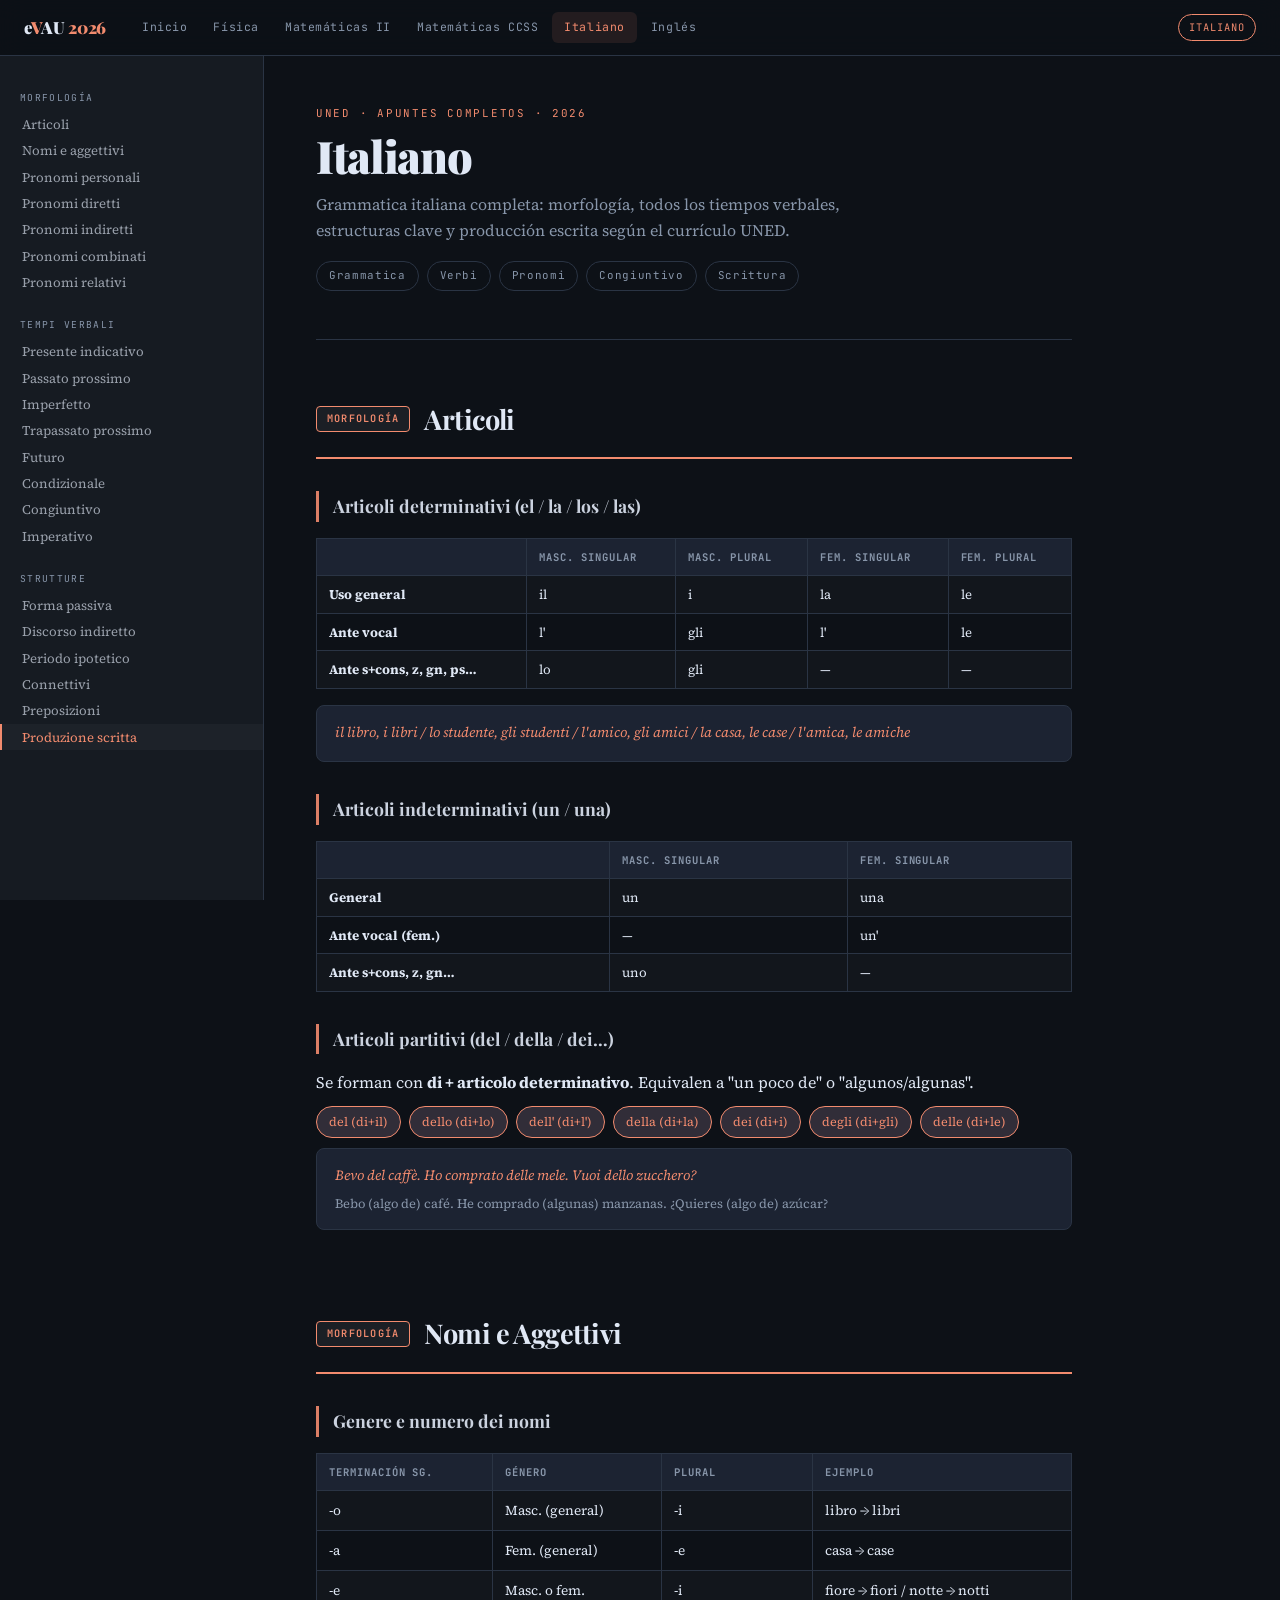
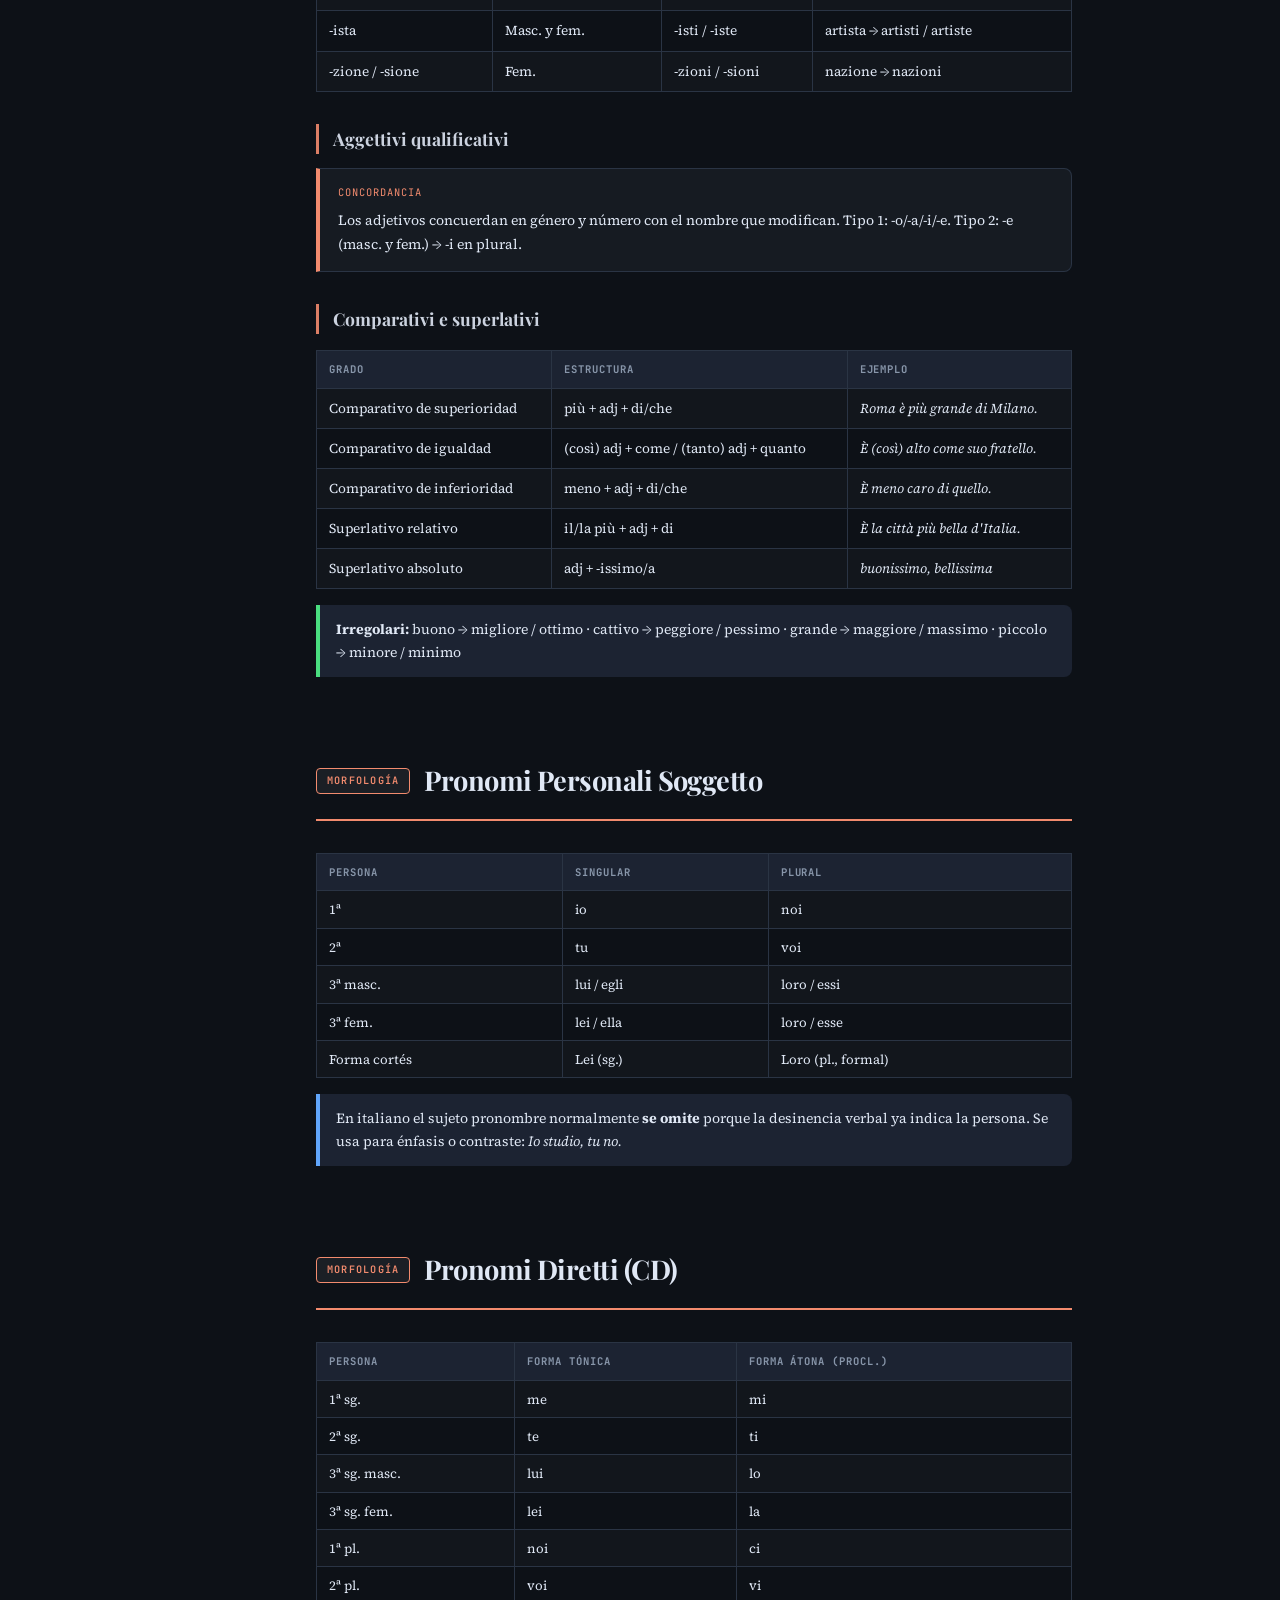
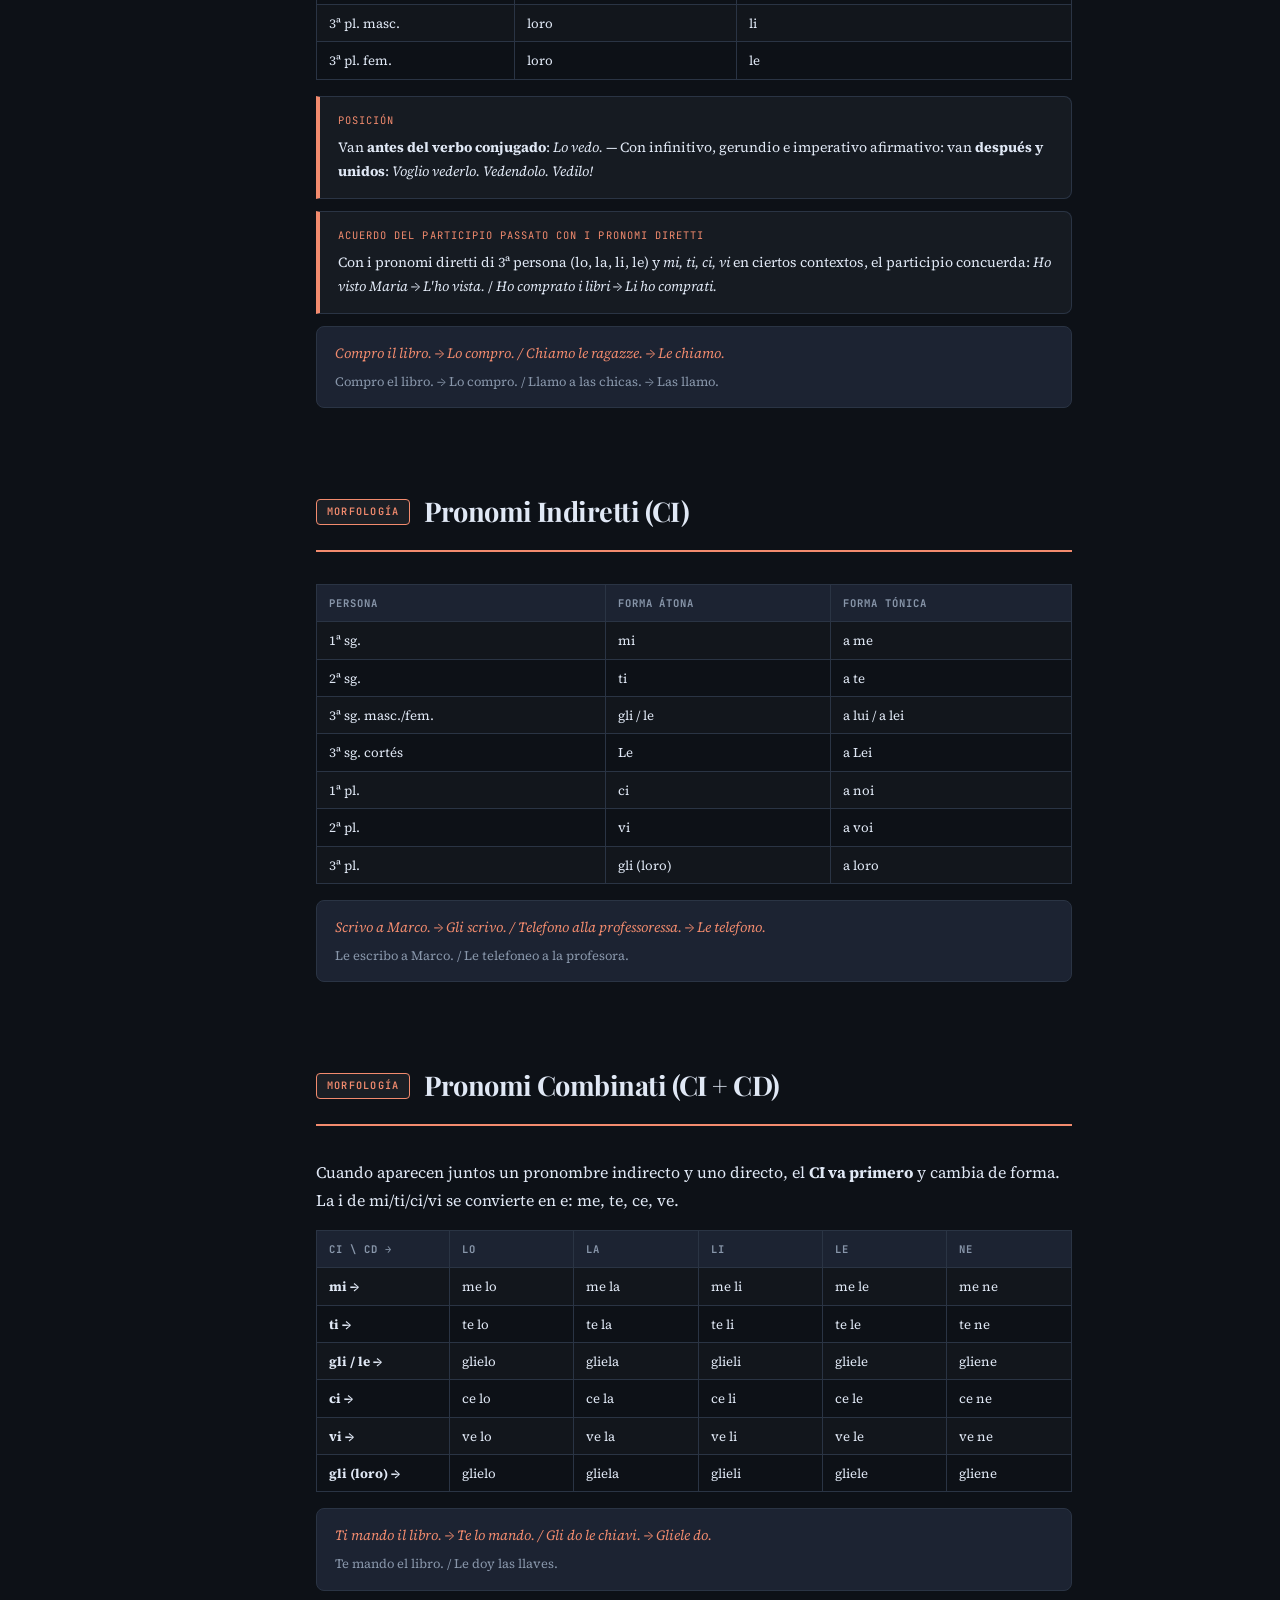
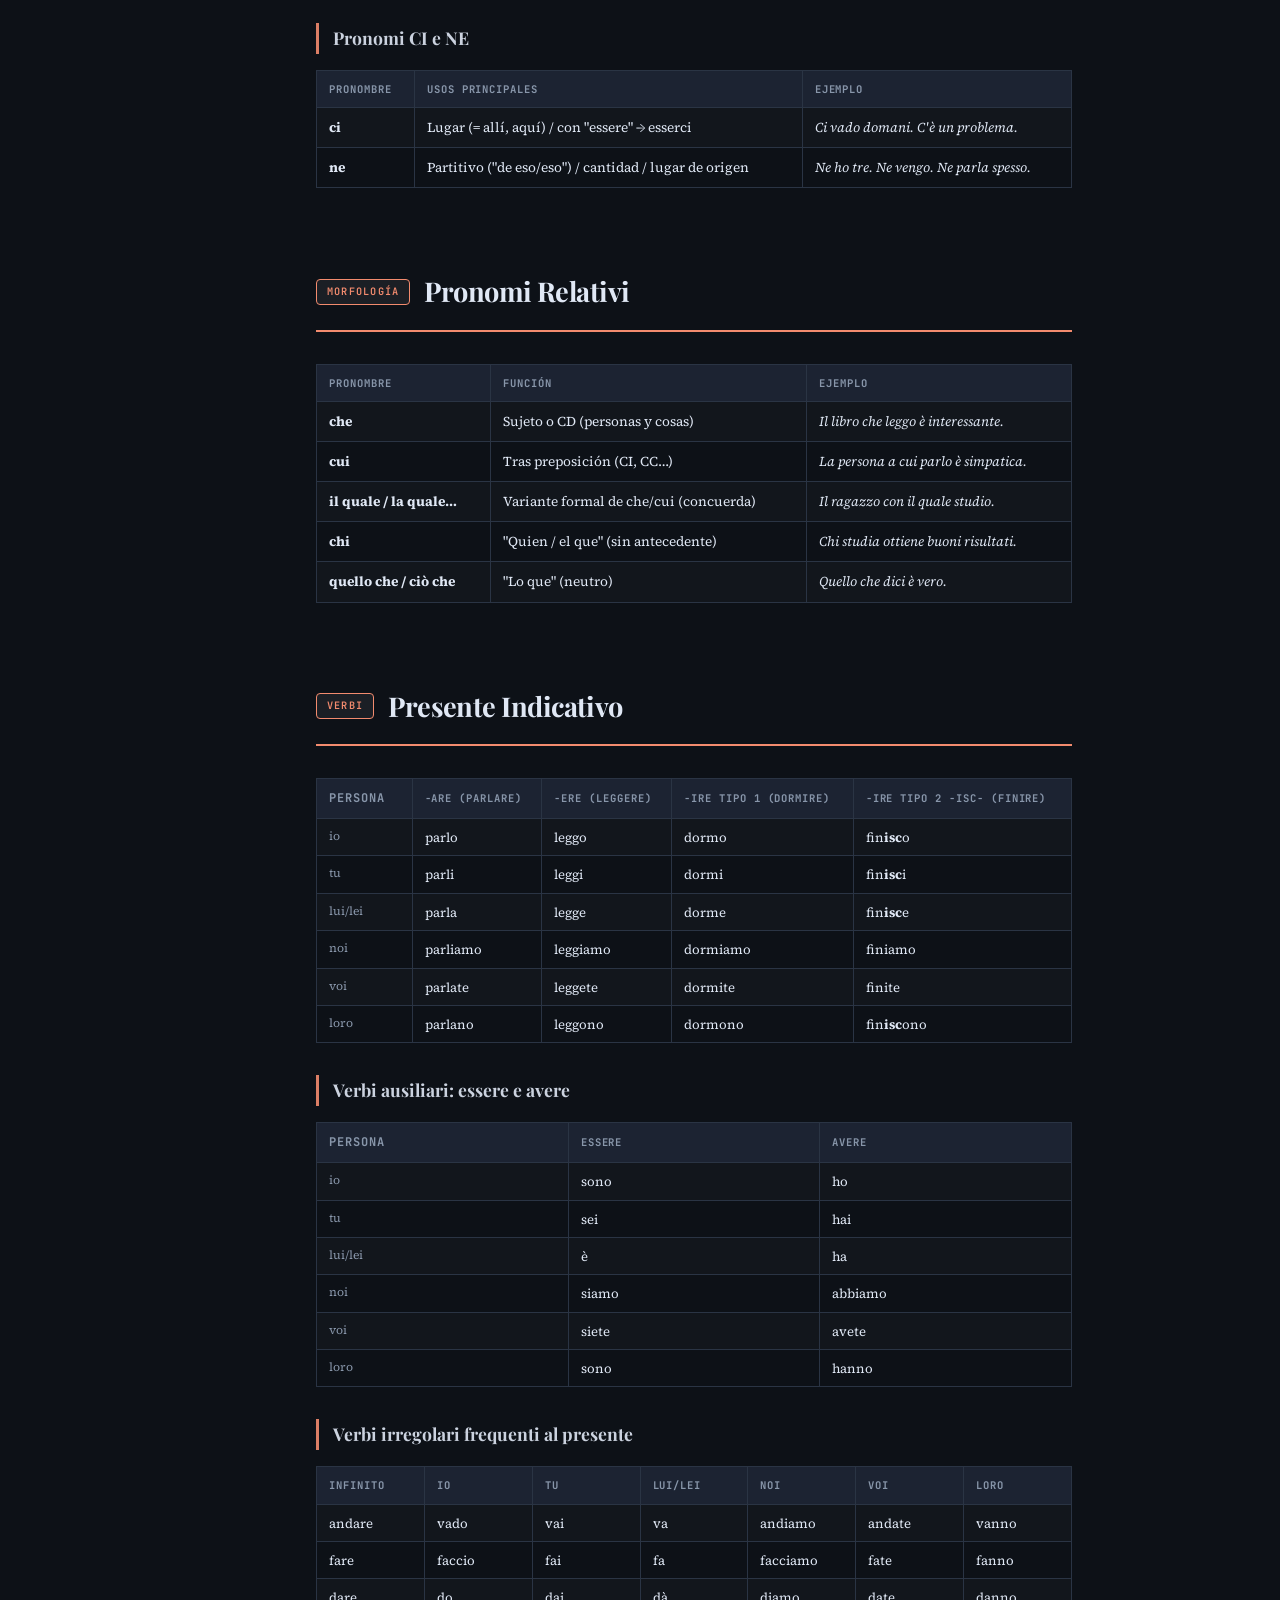
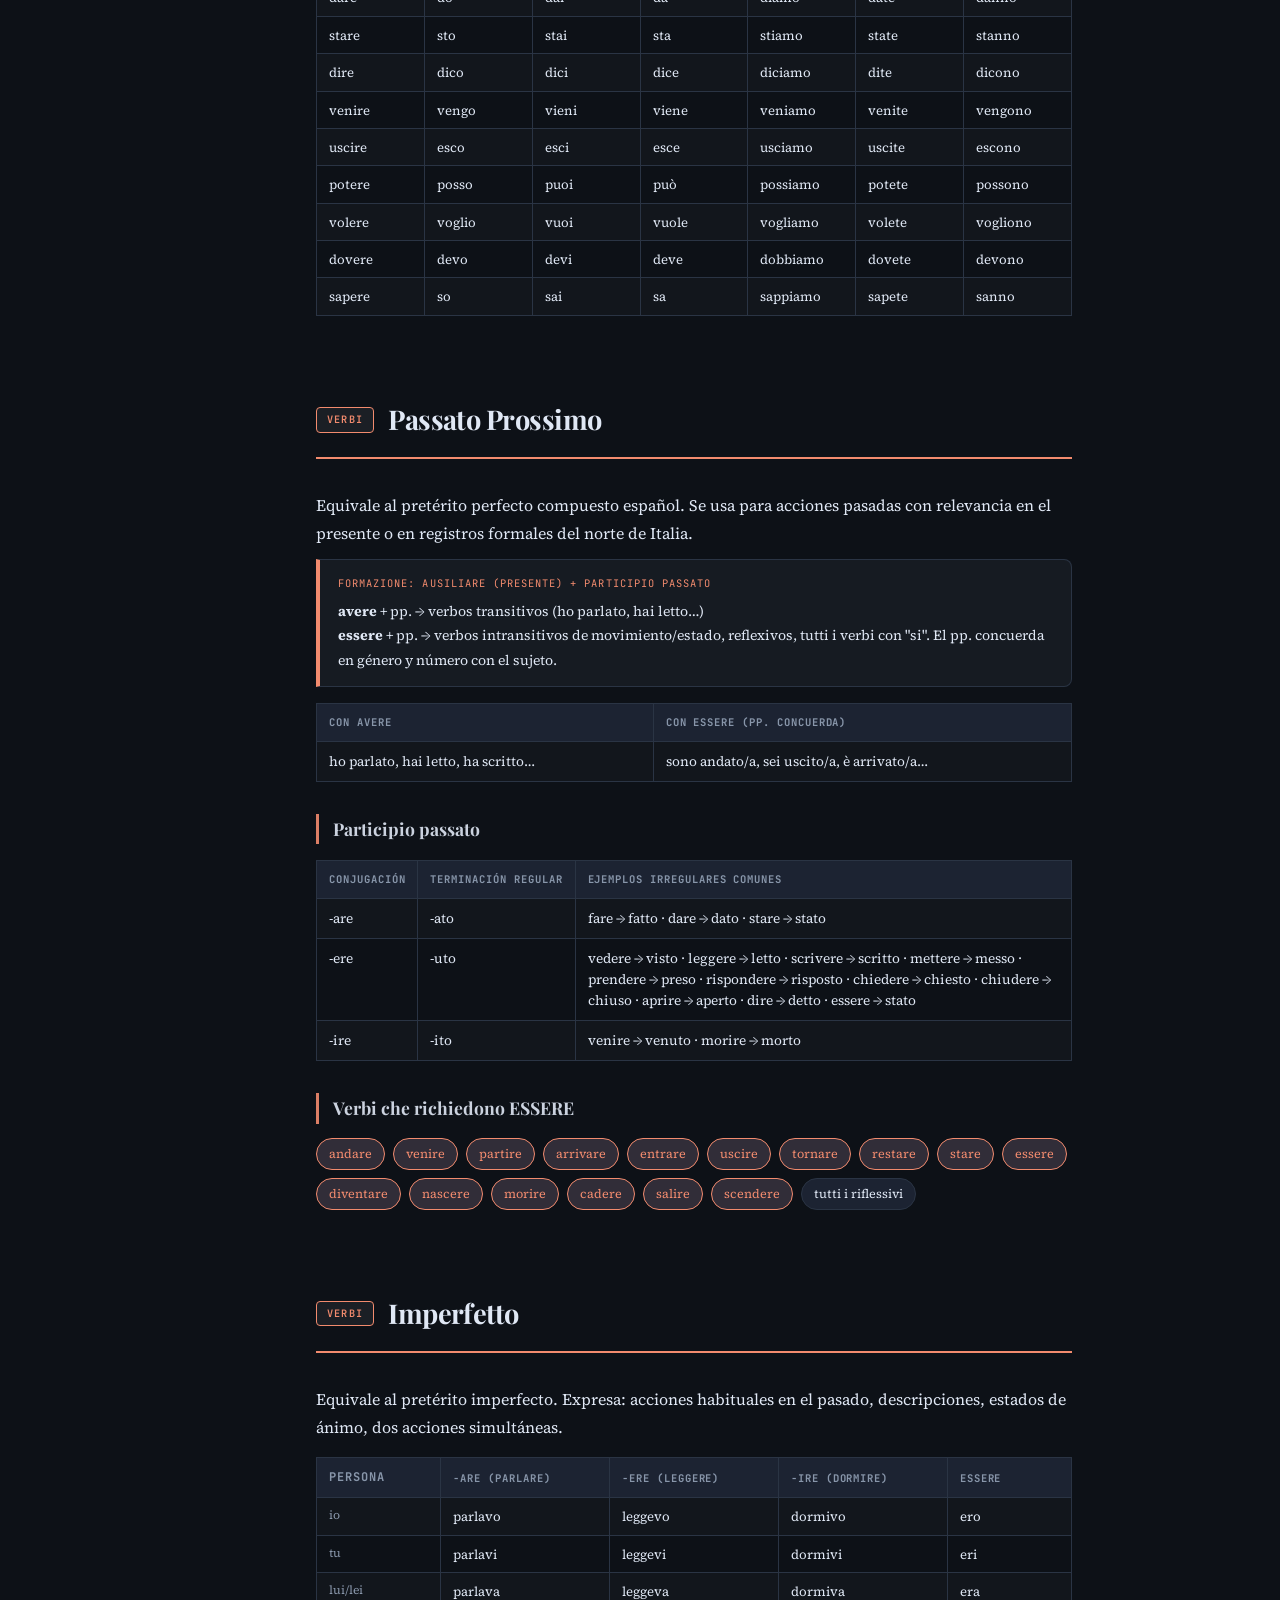
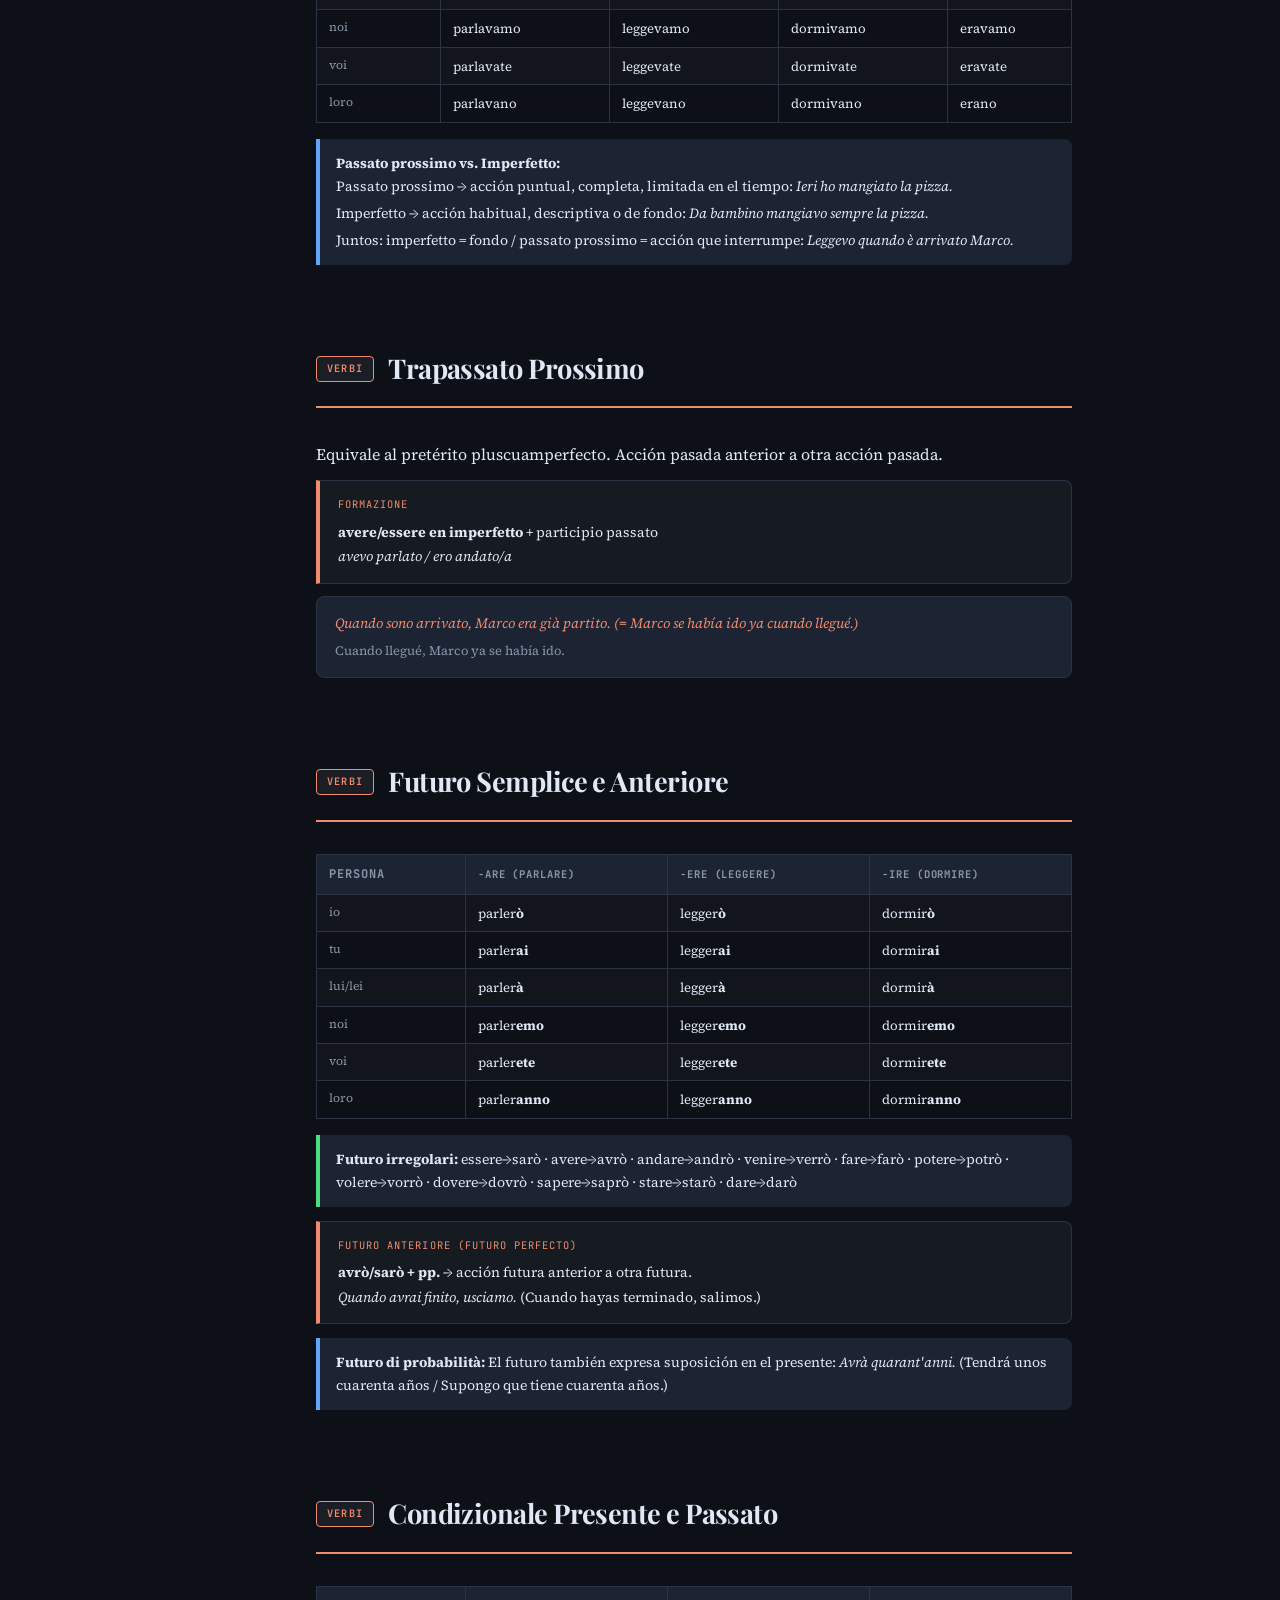
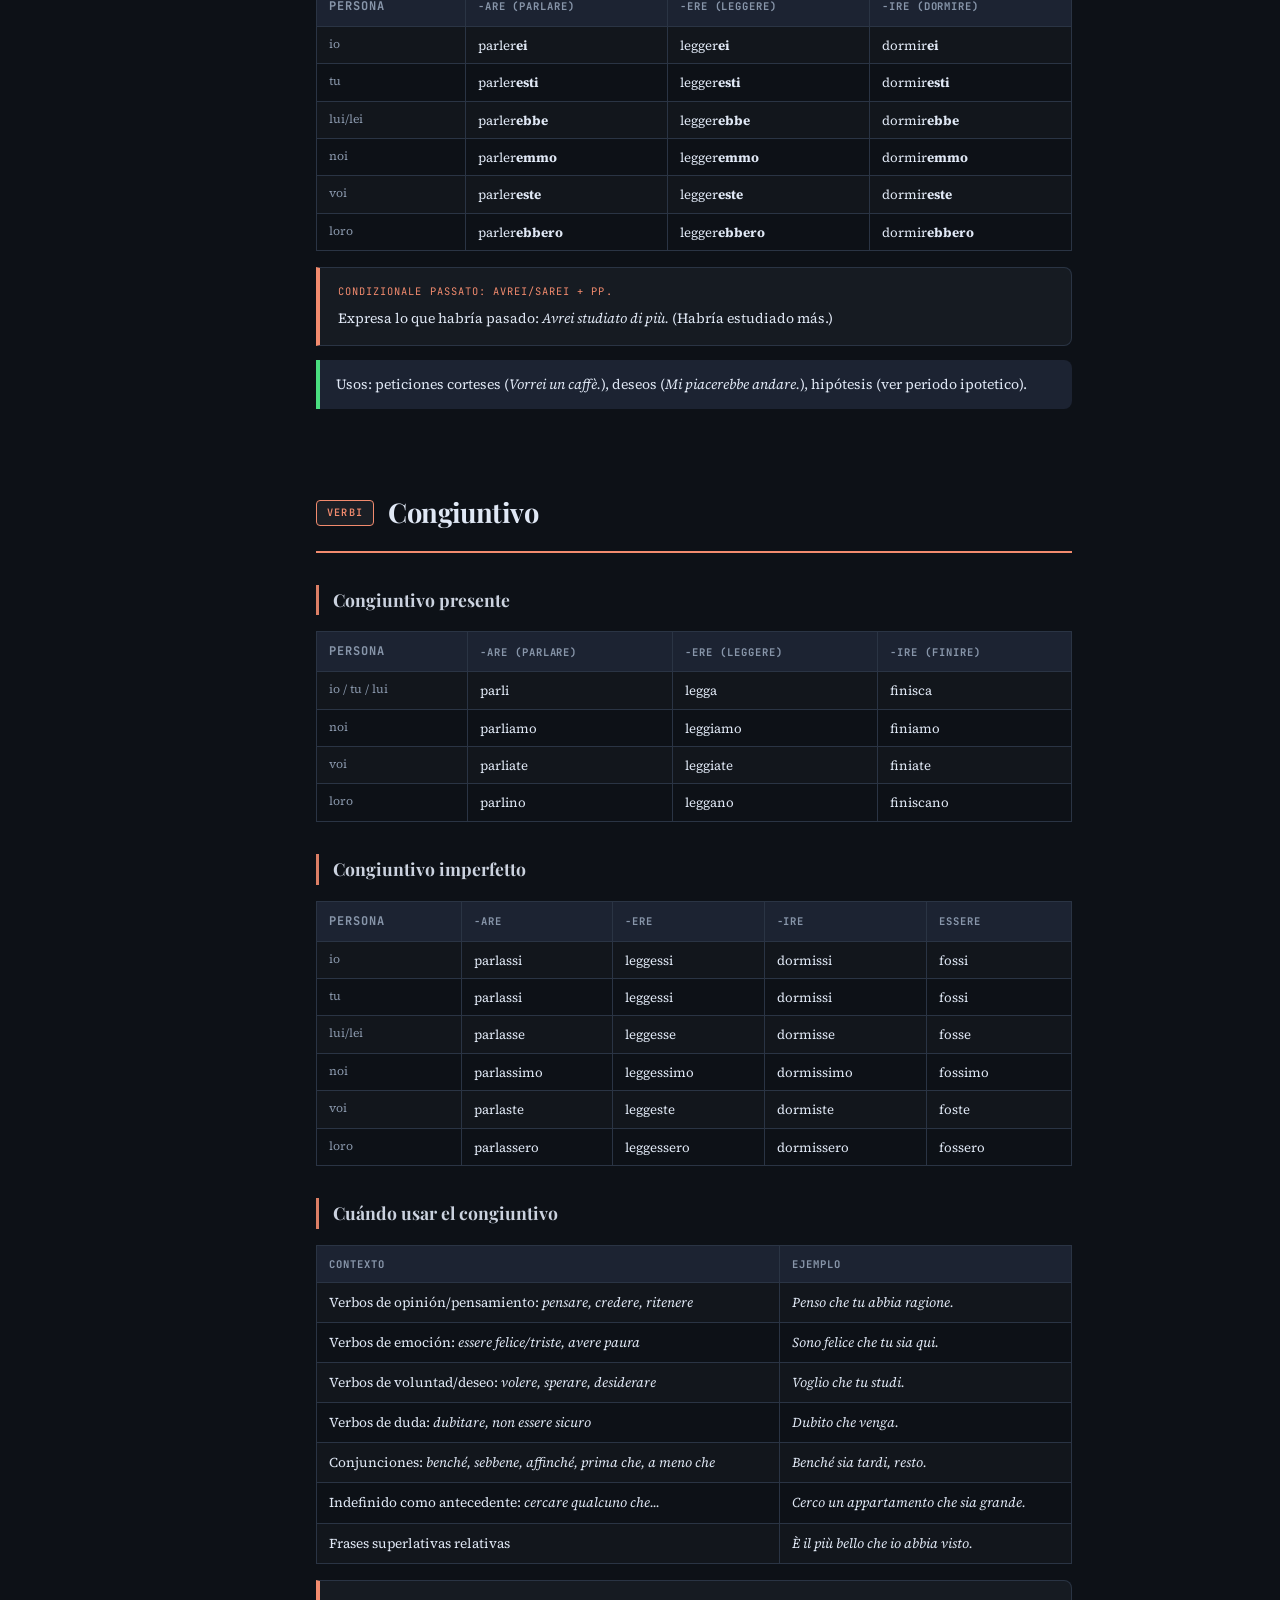
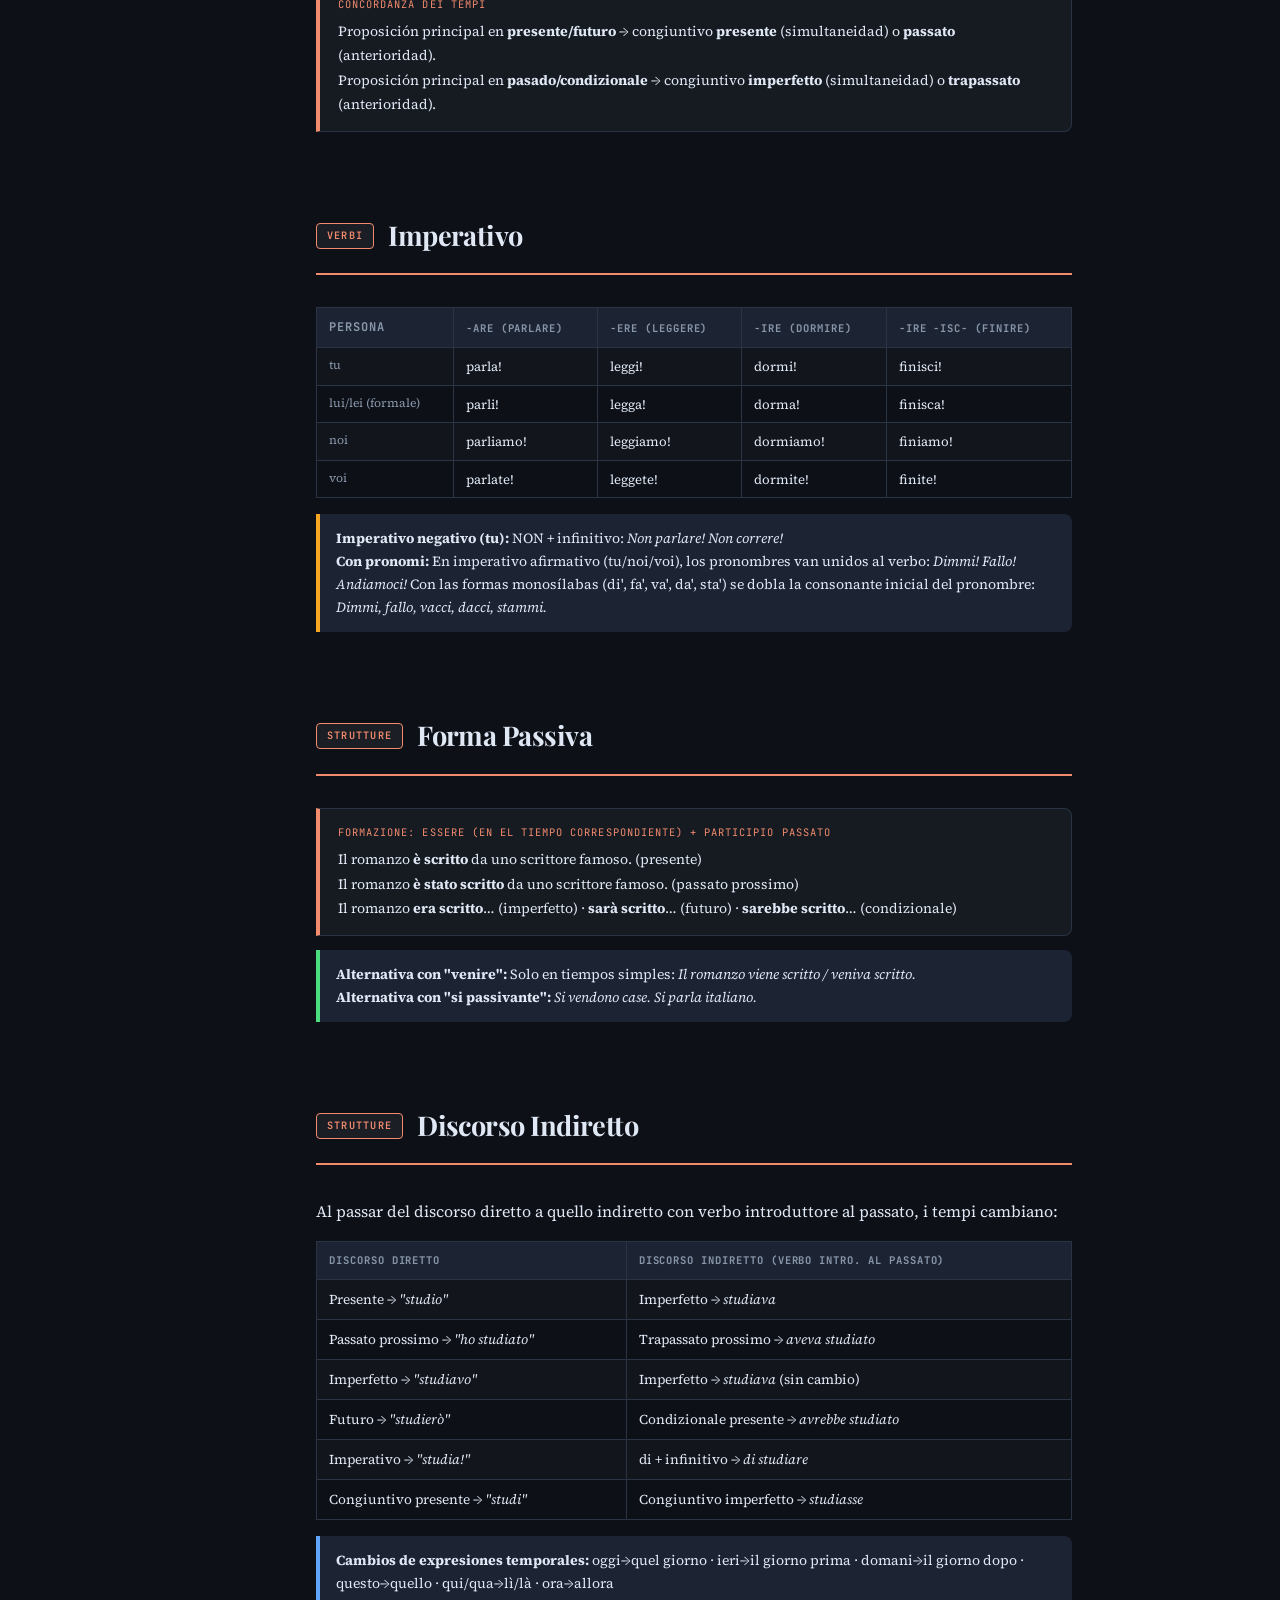
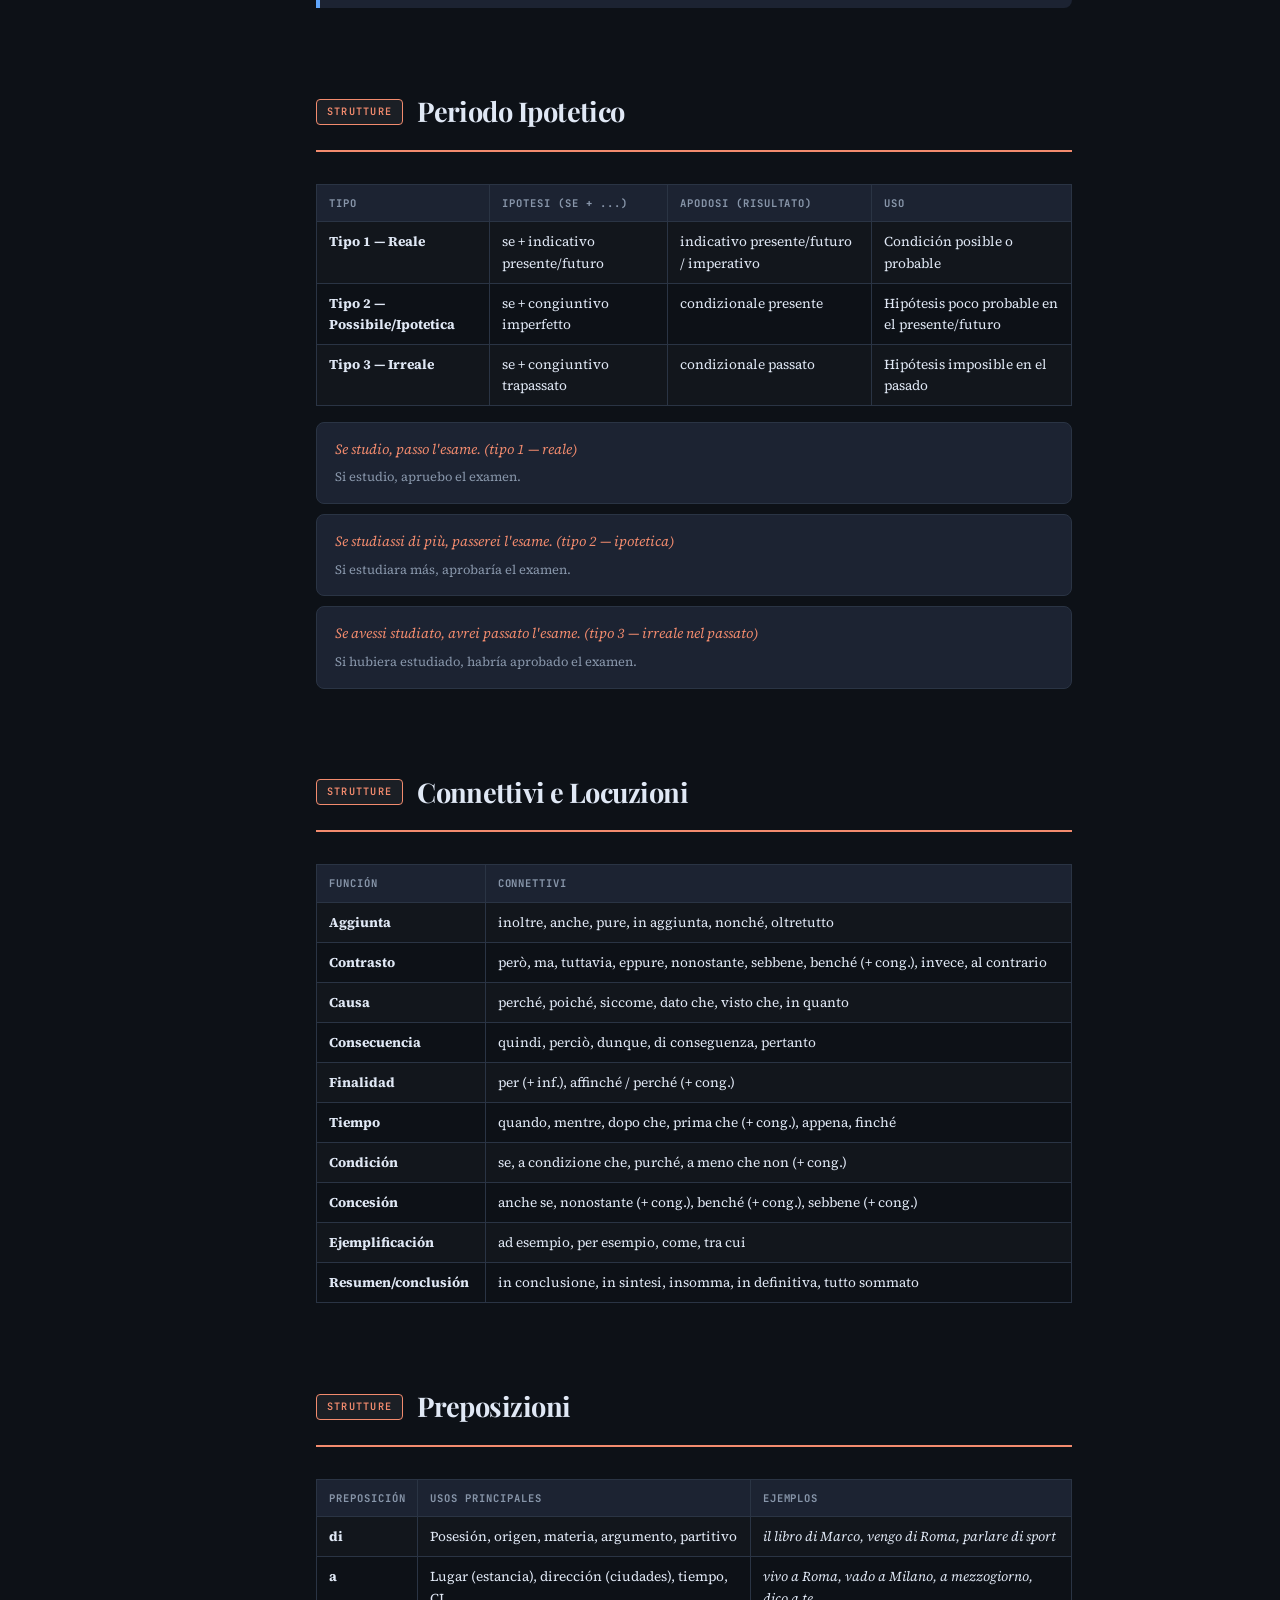
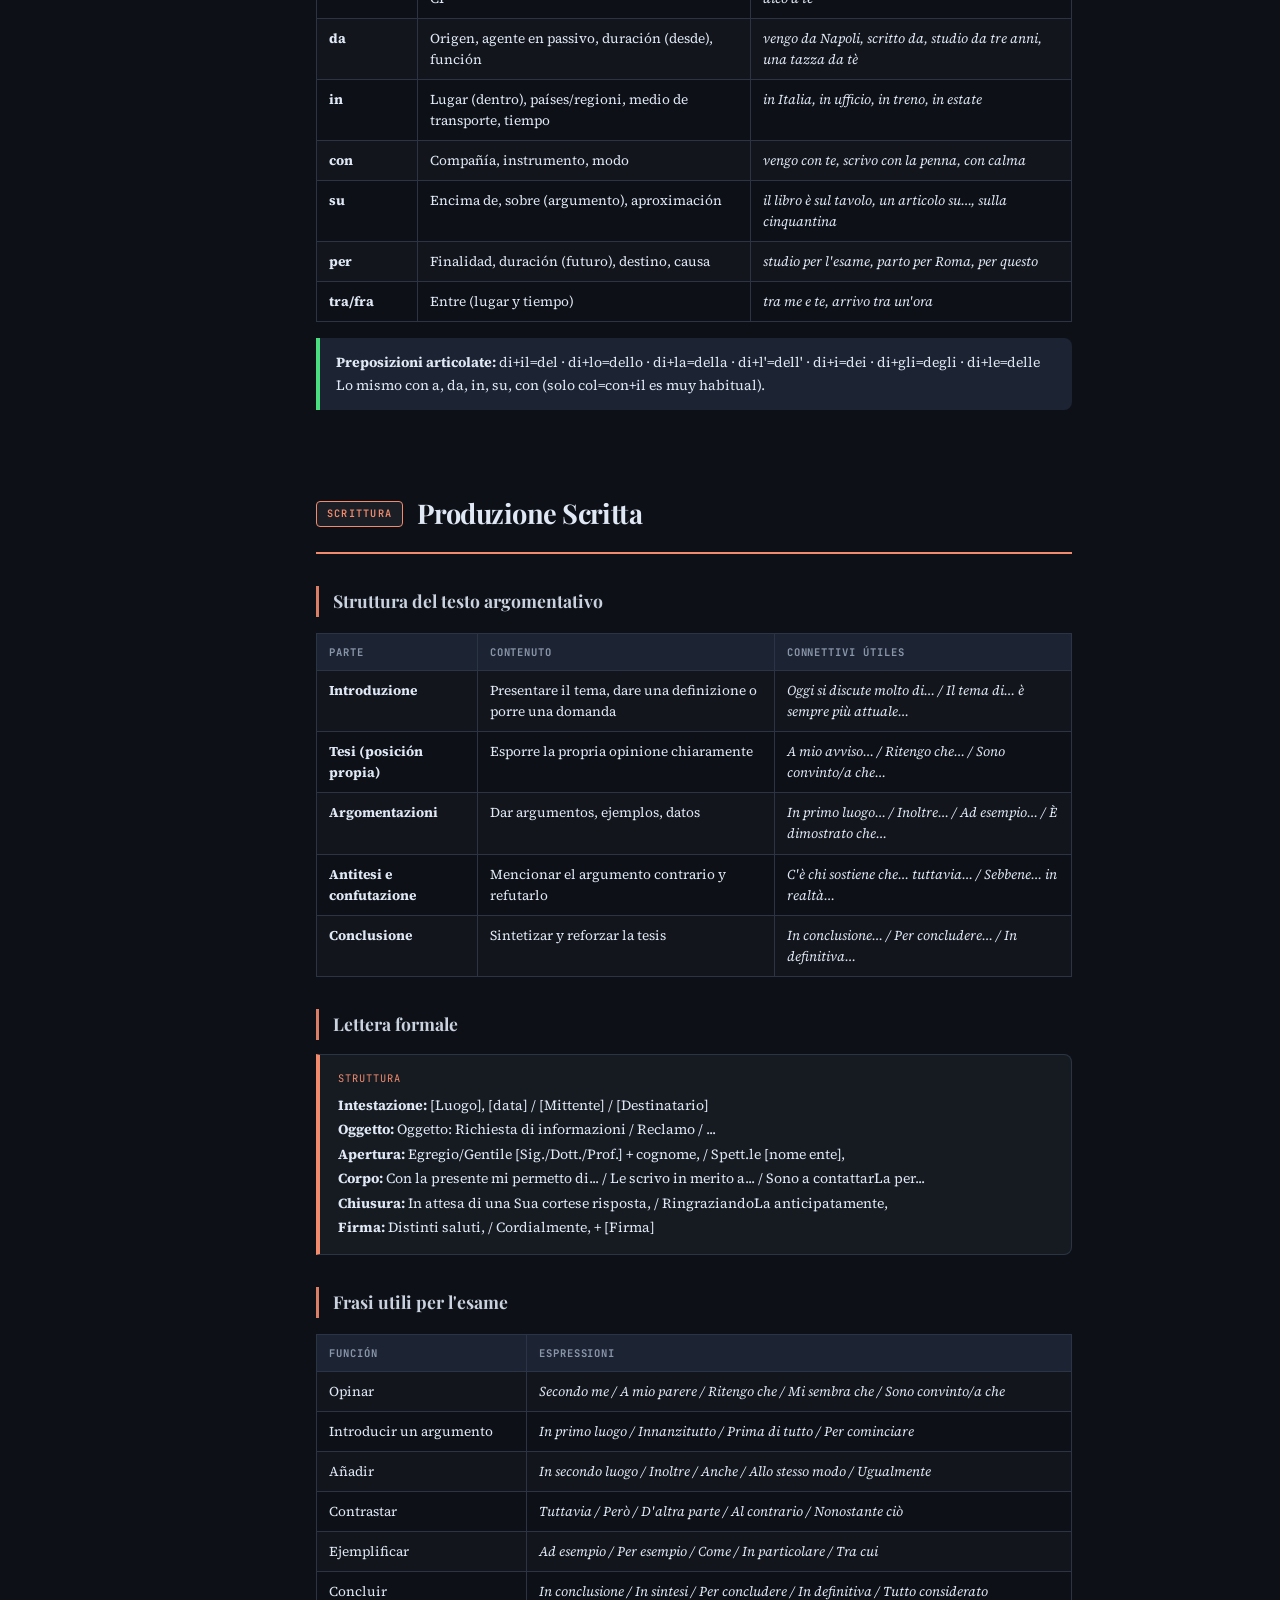
<file: italiano.html>
<!DOCTYPE html>
<html lang="es">
<head>
<meta charset="UTF-8">
<meta name="viewport" content="width=device-width, initial-scale=1.0">
<title>Italiano — EvAU 2026 · UNED</title>
<link rel="stylesheet" href="style.css">
<style>
  /* Extra styles for language pages */
  .lang-example {
    background: var(--surface2);
    border: 1px solid var(--border);
    border-radius: 8px;
    padding: 14px 18px;
    margin: 10px 0;
    font-size: 0.88rem;
  }
  .lang-example .it {
    color: var(--accent);
    font-style: italic;
    display: block;
    margin-bottom: 3px;
  }
  .lang-example .es {
    color: var(--muted);
    font-size: 0.8rem;
  }
  .conj-table th { min-width: 90px; }
  .conj-table td { font-size: 0.82rem; line-height: 1.4; }
  .conj-table .pronoun { color: var(--muted); font-size: 0.75rem; }
  .pill-row { display: flex; flex-wrap: wrap; gap: 8px; margin: 10px 0; }
  .pill {
    font-size: 0.78rem;
    padding: 4px 12px;
    border-radius: 20px;
    background: var(--surface2);
    border: 1px solid var(--border);
    color: var(--text);
  }
  .pill.hi { border-color: var(--accent); color: var(--accent); background: color-mix(in srgb, var(--accent) 10%, var(--surface2)); }
  .rule-box {
    background: var(--surface);
    border: 1px solid var(--border);
    border-left: 4px solid var(--accent);
    border-radius: 0 8px 8px 0;
    padding: 14px 18px;
    margin: 12px 0;
    font-size: 0.875rem;
  }
  .rule-box .rule-title {
    font-family: var(--font-mono);
    font-size: 0.65rem;
    text-transform: uppercase;
    letter-spacing: 0.1em;
    color: var(--accent);
    margin-bottom: 6px;
  }
</style>
</head>
<body data-subject="ita">

<header class="topbar">
  <div class="topbar-logo">e<span>V</span>AU <span>2026</span></div>
  <nav class="topbar-nav">
    <a href="index.html">Inicio</a>
    <a href="fisica.html" class="fisica">Física</a>
    <a href="matematicas-ii.html" class="mat2">Matemáticas II</a>
    <a href="matematicas-ccss.html" class="matcc">Matemáticas CCSS</a>
    <a href="italiano.html" class="ita active">Italiano</a>
    <a href="ingles.html" class="eng">Inglés</a>
  </nav>
  <span class="topbar-tag">Italiano</span>
</header>

<div class="page-layout">

<nav class="sidebar">
  <div class="sb-section">
    <div class="sb-heading">Morfología</div>
    <a href="#articoli" class="sb-link">Articoli</a>
    <a href="#nomi" class="sb-link">Nomi e aggettivi</a>
    <a href="#pronomi" class="sb-link">Pronomi personali</a>
    <a href="#pronomi-diretti" class="sb-link">Pronomi diretti</a>
    <a href="#pronomi-indiretti" class="sb-link">Pronomi indiretti</a>
    <a href="#pronomi-combinati" class="sb-link">Pronomi combinati</a>
    <a href="#pronomi-relativi" class="sb-link">Pronomi relativi</a>
  </div>
  <div class="sb-section">
    <div class="sb-heading">Tempi verbali</div>
    <a href="#presente" class="sb-link">Presente indicativo</a>
    <a href="#passato-prossimo" class="sb-link">Passato prossimo</a>
    <a href="#imperfetto" class="sb-link">Imperfetto</a>
    <a href="#trapassato" class="sb-link">Trapassato prossimo</a>
    <a href="#futuro" class="sb-link">Futuro</a>
    <a href="#condizionale" class="sb-link">Condizionale</a>
    <a href="#congiuntivo" class="sb-link">Congiuntivo</a>
    <a href="#imperativo" class="sb-link">Imperativo</a>
  </div>
  <div class="sb-section">
    <div class="sb-heading">Strutture</div>
    <a href="#passivo" class="sb-link">Forma passiva</a>
    <a href="#discorso-indiretto" class="sb-link">Discorso indiretto</a>
    <a href="#periodo-ipotetico" class="sb-link">Periodo ipotetico</a>
    <a href="#connettivi" class="sb-link">Connettivi</a>
    <a href="#preposizioni" class="sb-link">Preposizioni</a>
    <a href="#produzione" class="sb-link">Produzione scritta</a>
  </div>
</nav>

<main class="page-main">

  <div class="page-hero">
    <div class="kicker">UNED · Apuntes completos · 2026</div>
    <h1>Italiano</h1>
    <p class="desc">Grammatica italiana completa: morfología, todos los tiempos verbales, estructuras clave y producción escrita según el currículo UNED.</p>
    <div class="hero-tags">
      <span class="htag">Grammatica</span>
      <span class="htag">Verbi</span>
      <span class="htag">Pronomi</span>
      <span class="htag">Congiuntivo</span>
      <span class="htag">Scrittura</span>
    </div>
  </div>

  <!-- ══════════ ARTICOLI ══════════ -->
  <section class="block" id="articoli">
    <div class="block-header">
      <span class="block-label">Morfología</span>
      <h2>Articoli</h2>
    </div>

    <h3 class="sh">Articoli determinativi (el / la / los / las)</h3>
    <div class="t-wrap">
      <table class="conj-table">
        <tr><th></th><th>Masc. singular</th><th>Masc. plural</th><th>Fem. singular</th><th>Fem. plural</th></tr>
        <tr><td><strong>Uso general</strong></td><td>il</td><td>i</td><td>la</td><td>le</td></tr>
        <tr><td><strong>Ante vocal</strong></td><td>l'</td><td>gli</td><td>l'</td><td>le</td></tr>
        <tr><td><strong>Ante s+cons, z, gn, ps…</strong></td><td>lo</td><td>gli</td><td>—</td><td>—</td></tr>
      </table>
    </div>
    <div class="lang-example">
      <span class="it">il libro, i libri / lo studente, gli studenti / l'amico, gli amici / la casa, le case / l'amica, le amiche</span>
    </div>

    <h3 class="sh">Articoli indeterminativi (un / una)</h3>
    <div class="t-wrap">
      <table class="conj-table">
        <tr><th></th><th>Masc. singular</th><th>Fem. singular</th></tr>
        <tr><td><strong>General</strong></td><td>un</td><td>una</td></tr>
        <tr><td><strong>Ante vocal (fem.)</strong></td><td>—</td><td>un'</td></tr>
        <tr><td><strong>Ante s+cons, z, gn…</strong></td><td>uno</td><td>—</td></tr>
      </table>
    </div>

    <h3 class="sh">Articoli partitivi (del / della / dei…)</h3>
    <p>Se forman con <strong>di + articolo determinativo</strong>. Equivalen a "un poco de" o "algunos/algunas".</p>
    <div class="pill-row">
      <span class="pill hi">del (di+il)</span><span class="pill hi">dello (di+lo)</span><span class="pill hi">dell' (di+l')</span>
      <span class="pill hi">della (di+la)</span><span class="pill hi">dei (di+i)</span><span class="pill hi">degli (di+gli)</span><span class="pill hi">delle (di+le)</span>
    </div>
    <div class="lang-example">
      <span class="it">Bevo del caffè. Ho comprato delle mele. Vuoi dello zucchero?</span>
      <span class="es">Bebo (algo de) café. He comprado (algunas) manzanas. ¿Quieres (algo de) azúcar?</span>
    </div>
  </section>

  <!-- ══════════ NOMI ══════════ -->
  <section class="block" id="nomi">
    <div class="block-header">
      <span class="block-label">Morfología</span>
      <h2>Nomi e Aggettivi</h2>
    </div>

    <h3 class="sh">Genere e numero dei nomi</h3>
    <div class="t-wrap">
      <table>
        <tr><th>Terminación sg.</th><th>Género</th><th>Plural</th><th>Ejemplo</th></tr>
        <tr><td>-o</td><td>Masc. (general)</td><td>-i</td><td>libro → libri</td></tr>
        <tr><td>-a</td><td>Fem. (general)</td><td>-e</td><td>casa → case</td></tr>
        <tr><td>-e</td><td>Masc. o fem.</td><td>-i</td><td>fiore → fiori / notte → notti</td></tr>
        <tr><td>-ista</td><td>Masc. y fem.</td><td>-isti / -iste</td><td>artista → artisti / artiste</td></tr>
        <tr><td>-zione / -sione</td><td>Fem.</td><td>-zioni / -sioni</td><td>nazione → nazioni</td></tr>
      </table>
    </div>

    <h3 class="sh">Aggettivi qualificativi</h3>
    <div class="rule-box">
      <div class="rule-title">Concordancia</div>
      Los adjetivos concuerdan en género y número con el nombre que modifican. Tipo 1: -o/-a/-i/-e. Tipo 2: -e (masc. y fem.) → -i en plural.
    </div>

    <h3 class="sh">Comparativi e superlativi</h3>
    <div class="t-wrap">
      <table>
        <tr><th>Grado</th><th>Estructura</th><th>Ejemplo</th></tr>
        <tr><td>Comparativo de superioridad</td><td>più + adj + di/che</td><td><em>Roma è più grande di Milano.</em></td></tr>
        <tr><td>Comparativo de igualdad</td><td>(così) adj + come / (tanto) adj + quanto</td><td><em>È (così) alto come suo fratello.</em></td></tr>
        <tr><td>Comparativo de inferioridad</td><td>meno + adj + di/che</td><td><em>È meno caro di quello.</em></td></tr>
        <tr><td>Superlativo relativo</td><td>il/la più + adj + di</td><td><em>È la città più bella d'Italia.</em></td></tr>
        <tr><td>Superlativo absoluto</td><td>adj + -issimo/a</td><td><em>buonissimo, bellissima</em></td></tr>
      </table>
    </div>
    <div class="ib tip">
      <strong>Irregolari:</strong> buono → migliore / ottimo · cattivo → peggiore / pessimo · grande → maggiore / massimo · piccolo → minore / minimo
    </div>
  </section>

  <!-- ══════════ PRONOMI PERSONALI ══════════ -->
  <section class="block" id="pronomi">
    <div class="block-header">
      <span class="block-label">Morfología</span>
      <h2>Pronomi Personali Soggetto</h2>
    </div>

    <div class="t-wrap">
      <table class="conj-table">
        <tr><th>Persona</th><th>Singular</th><th>Plural</th></tr>
        <tr><td>1ª</td><td>io</td><td>noi</td></tr>
        <tr><td>2ª</td><td>tu</td><td>voi</td></tr>
        <tr><td>3ª masc.</td><td>lui / egli</td><td>loro / essi</td></tr>
        <tr><td>3ª fem.</td><td>lei / ella</td><td>loro / esse</td></tr>
        <tr><td>Forma cortés</td><td>Lei (sg.)</td><td>Loro (pl., formal)</td></tr>
      </table>
    </div>
    <div class="ib key">
      En italiano el sujeto pronombre normalmente <strong>se omite</strong> porque la desinencia verbal ya indica la persona. Se usa para énfasis o contraste: <em>Io studio, tu no.</em>
    </div>
  </section>

  <!-- ══════════ PRONOMI DIRETTI ══════════ -->
  <section class="block" id="pronomi-diretti">
    <div class="block-header">
      <span class="block-label">Morfología</span>
      <h2>Pronomi Diretti (CD)</h2>
    </div>

    <div class="t-wrap">
      <table class="conj-table">
        <tr><th>Persona</th><th>Forma tónica</th><th>Forma átona (procl.)</th></tr>
        <tr><td>1ª sg.</td><td>me</td><td>mi</td></tr>
        <tr><td>2ª sg.</td><td>te</td><td>ti</td></tr>
        <tr><td>3ª sg. masc.</td><td>lui</td><td>lo</td></tr>
        <tr><td>3ª sg. fem.</td><td>lei</td><td>la</td></tr>
        <tr><td>1ª pl.</td><td>noi</td><td>ci</td></tr>
        <tr><td>2ª pl.</td><td>voi</td><td>vi</td></tr>
        <tr><td>3ª pl. masc.</td><td>loro</td><td>li</td></tr>
        <tr><td>3ª pl. fem.</td><td>loro</td><td>le</td></tr>
      </table>
    </div>
    <div class="rule-box">
      <div class="rule-title">Posición</div>
      Van <strong>antes del verbo conjugado</strong>: <em>Lo vedo.</em> — Con infinitivo, gerundio e imperativo afirmativo: van <strong>después y unidos</strong>: <em>Voglio vederlo. Vedendolo. Vedilo!</em>
    </div>
    <div class="rule-box">
      <div class="rule-title">Acuerdo del participio passato con i pronomi diretti</div>
      Con i pronomi diretti di 3ª persona (lo, la, li, le) y <em>mi, ti, ci, vi</em> en ciertos contextos, el participio concuerda: <em>Ho visto Maria → L'ho vista.</em> / <em>Ho comprato i libri → Li ho comprati.</em>
    </div>
    <div class="lang-example">
      <span class="it">Compro il libro. → Lo compro. / Chiamo le ragazze. → Le chiamo.</span>
      <span class="es">Compro el libro. → Lo compro. / Llamo a las chicas. → Las llamo.</span>
    </div>
  </section>

  <!-- ══════════ PRONOMI INDIRETTI ══════════ -->
  <section class="block" id="pronomi-indiretti">
    <div class="block-header">
      <span class="block-label">Morfología</span>
      <h2>Pronomi Indiretti (CI)</h2>
    </div>

    <div class="t-wrap">
      <table class="conj-table">
        <tr><th>Persona</th><th>Forma átona</th><th>Forma tónica</th></tr>
        <tr><td>1ª sg.</td><td>mi</td><td>a me</td></tr>
        <tr><td>2ª sg.</td><td>ti</td><td>a te</td></tr>
        <tr><td>3ª sg. masc./fem.</td><td>gli / le</td><td>a lui / a lei</td></tr>
        <tr><td>3ª sg. cortés</td><td>Le</td><td>a Lei</td></tr>
        <tr><td>1ª pl.</td><td>ci</td><td>a noi</td></tr>
        <tr><td>2ª pl.</td><td>vi</td><td>a voi</td></tr>
        <tr><td>3ª pl.</td><td>gli (loro)</td><td>a loro</td></tr>
      </table>
    </div>
    <div class="lang-example">
      <span class="it">Scrivo a Marco. → Gli scrivo. / Telefono alla professoressa. → Le telefono.</span>
      <span class="es">Le escribo a Marco. / Le telefoneo a la profesora.</span>
    </div>
  </section>

  <!-- ══════════ PRONOMI COMBINATI ══════════ -->
  <section class="block" id="pronomi-combinati">
    <div class="block-header">
      <span class="block-label">Morfología</span>
      <h2>Pronomi Combinati (CI + CD)</h2>
    </div>

    <p>Cuando aparecen juntos un pronombre indirecto y uno directo, el <strong>CI va primero</strong> y cambia de forma. La i de mi/ti/ci/vi se convierte en e: me, te, ce, ve.</p>

    <div class="t-wrap">
      <table class="conj-table">
        <tr><th>CI \ CD →</th><th>lo</th><th>la</th><th>li</th><th>le</th><th>ne</th></tr>
        <tr><td><strong>mi →</strong></td><td>me lo</td><td>me la</td><td>me li</td><td>me le</td><td>me ne</td></tr>
        <tr><td><strong>ti →</strong></td><td>te lo</td><td>te la</td><td>te li</td><td>te le</td><td>te ne</td></tr>
        <tr><td><strong>gli / le →</strong></td><td>glielo</td><td>gliela</td><td>glieli</td><td>gliele</td><td>gliene</td></tr>
        <tr><td><strong>ci →</strong></td><td>ce lo</td><td>ce la</td><td>ce li</td><td>ce le</td><td>ce ne</td></tr>
        <tr><td><strong>vi →</strong></td><td>ve lo</td><td>ve la</td><td>ve li</td><td>ve le</td><td>ve ne</td></tr>
        <tr><td><strong>gli (loro) →</strong></td><td>glielo</td><td>gliela</td><td>glieli</td><td>gliele</td><td>gliene</td></tr>
      </table>
    </div>
    <div class="lang-example">
      <span class="it">Ti mando il libro. → Te lo mando. / Gli do le chiavi. → Gliele do.</span>
      <span class="es">Te mando el libro. / Le doy las llaves.</span>
    </div>

    <h3 class="sh">Pronomi CI e NE</h3>
    <div class="t-wrap">
      <table>
        <tr><th>Pronombre</th><th>Usos principales</th><th>Ejemplo</th></tr>
        <tr><td><strong>ci</strong></td><td>Lugar (= allí, aquí) / con "essere" → esserci</td><td><em>Ci vado domani. C'è un problema.</em></td></tr>
        <tr><td><strong>ne</strong></td><td>Partitivo ("de eso/eso") / cantidad / lugar de origen</td><td><em>Ne ho tre. Ne vengo. Ne parla spesso.</em></td></tr>
      </table>
    </div>
  </section>

  <!-- ══════════ PRONOMI RELATIVI ══════════ -->
  <section class="block" id="pronomi-relativi">
    <div class="block-header">
      <span class="block-label">Morfología</span>
      <h2>Pronomi Relativi</h2>
    </div>
    <div class="t-wrap">
      <table>
        <tr><th>Pronombre</th><th>Función</th><th>Ejemplo</th></tr>
        <tr><td><strong>che</strong></td><td>Sujeto o CD (personas y cosas)</td><td><em>Il libro che leggo è interessante.</em></td></tr>
        <tr><td><strong>cui</strong></td><td>Tras preposición (CI, CC…)</td><td><em>La persona a cui parlo è simpatica.</em></td></tr>
        <tr><td><strong>il quale / la quale…</strong></td><td>Variante formal de che/cui (concuerda)</td><td><em>Il ragazzo con il quale studio.</em></td></tr>
        <tr><td><strong>chi</strong></td><td>"Quien / el que" (sin antecedente)</td><td><em>Chi studia ottiene buoni risultati.</em></td></tr>
        <tr><td><strong>quello che / ciò che</strong></td><td>"Lo que" (neutro)</td><td><em>Quello che dici è vero.</em></td></tr>
      </table>
    </div>
  </section>

  <!-- ══════════ PRESENTE ══════════ -->
  <section class="block" id="presente">
    <div class="block-header">
      <span class="block-label">Verbi</span>
      <h2>Presente Indicativo</h2>
    </div>

    <div class="t-wrap">
      <table class="conj-table">
        <tr><th class="pronoun">Persona</th><th>-ARE (parlare)</th><th>-ERE (leggere)</th><th>-IRE tipo 1 (dormire)</th><th>-IRE tipo 2 -isc- (finire)</th></tr>
        <tr><td class="pronoun">io</td><td>parlo</td><td>leggo</td><td>dormo</td><td>fin<strong>isc</strong>o</td></tr>
        <tr><td class="pronoun">tu</td><td>parli</td><td>leggi</td><td>dormi</td><td>fin<strong>isc</strong>i</td></tr>
        <tr><td class="pronoun">lui/lei</td><td>parla</td><td>legge</td><td>dorme</td><td>fin<strong>isc</strong>e</td></tr>
        <tr><td class="pronoun">noi</td><td>parliamo</td><td>leggiamo</td><td>dormiamo</td><td>finiamo</td></tr>
        <tr><td class="pronoun">voi</td><td>parlate</td><td>leggete</td><td>dormite</td><td>finite</td></tr>
        <tr><td class="pronoun">loro</td><td>parlano</td><td>leggono</td><td>dormono</td><td>fin<strong>isc</strong>ono</td></tr>
      </table>
    </div>

    <h3 class="sh">Verbi ausiliari: essere e avere</h3>
    <div class="t-wrap">
      <table class="conj-table">
        <tr><th class="pronoun">Persona</th><th>essere</th><th>avere</th></tr>
        <tr><td class="pronoun">io</td><td>sono</td><td>ho</td></tr>
        <tr><td class="pronoun">tu</td><td>sei</td><td>hai</td></tr>
        <tr><td class="pronoun">lui/lei</td><td>è</td><td>ha</td></tr>
        <tr><td class="pronoun">noi</td><td>siamo</td><td>abbiamo</td></tr>
        <tr><td class="pronoun">voi</td><td>siete</td><td>avete</td></tr>
        <tr><td class="pronoun">loro</td><td>sono</td><td>hanno</td></tr>
      </table>
    </div>

    <h3 class="sh">Verbi irregolari frequenti al presente</h3>
    <div class="t-wrap">
      <table class="conj-table">
        <tr><th>Infinito</th><th>io</th><th>tu</th><th>lui/lei</th><th>noi</th><th>voi</th><th>loro</th></tr>
        <tr><td>andare</td><td>vado</td><td>vai</td><td>va</td><td>andiamo</td><td>andate</td><td>vanno</td></tr>
        <tr><td>fare</td><td>faccio</td><td>fai</td><td>fa</td><td>facciamo</td><td>fate</td><td>fanno</td></tr>
        <tr><td>dare</td><td>do</td><td>dai</td><td>dà</td><td>diamo</td><td>date</td><td>danno</td></tr>
        <tr><td>stare</td><td>sto</td><td>stai</td><td>sta</td><td>stiamo</td><td>state</td><td>stanno</td></tr>
        <tr><td>dire</td><td>dico</td><td>dici</td><td>dice</td><td>diciamo</td><td>dite</td><td>dicono</td></tr>
        <tr><td>venire</td><td>vengo</td><td>vieni</td><td>viene</td><td>veniamo</td><td>venite</td><td>vengono</td></tr>
        <tr><td>uscire</td><td>esco</td><td>esci</td><td>esce</td><td>usciamo</td><td>uscite</td><td>escono</td></tr>
        <tr><td>potere</td><td>posso</td><td>puoi</td><td>può</td><td>possiamo</td><td>potete</td><td>possono</td></tr>
        <tr><td>volere</td><td>voglio</td><td>vuoi</td><td>vuole</td><td>vogliamo</td><td>volete</td><td>vogliono</td></tr>
        <tr><td>dovere</td><td>devo</td><td>devi</td><td>deve</td><td>dobbiamo</td><td>dovete</td><td>devono</td></tr>
        <tr><td>sapere</td><td>so</td><td>sai</td><td>sa</td><td>sappiamo</td><td>sapete</td><td>sanno</td></tr>
      </table>
    </div>
  </section>

  <!-- ══════════ PASSATO PROSSIMO ══════════ -->
  <section class="block" id="passato-prossimo">
    <div class="block-header">
      <span class="block-label">Verbi</span>
      <h2>Passato Prossimo</h2>
    </div>
    <p>Equivale al pretérito perfecto compuesto español. Se usa para acciones pasadas con relevancia en el presente o en registros formales del norte de Italia.</p>

    <div class="rule-box">
      <div class="rule-title">Formazione: ausiliare (presente) + participio passato</div>
      <strong>avere</strong> + pp. → verbos transitivos (ho parlato, hai letto…)<br>
      <strong>essere</strong> + pp. → verbos intransitivos de movimiento/estado, reflexivos, tutti i verbi con "si". El pp. concuerda en género y número con el sujeto.
    </div>

    <div class="t-wrap">
      <table>
        <tr><th>Con AVERE</th><th>Con ESSERE (pp. concuerda)</th></tr>
        <tr><td>ho parlato, hai letto, ha scritto…</td><td>sono andato/a, sei uscito/a, è arrivato/a…</td></tr>
      </table>
    </div>

    <h3 class="sh">Participio passato</h3>
    <div class="t-wrap">
      <table>
        <tr><th>Conjugación</th><th>Terminación regular</th><th>Ejemplos irregulares comunes</th></tr>
        <tr><td>-are</td><td>-ato</td><td>fare → fatto · dare → dato · stare → stato</td></tr>
        <tr><td>-ere</td><td>-uto</td><td>vedere → visto · leggere → letto · scrivere → scritto · mettere → messo · prendere → preso · rispondere → risposto · chiedere → chiesto · chiudere → chiuso · aprire → aperto · dire → detto · essere → stato</td></tr>
        <tr><td>-ire</td><td>-ito</td><td>venire → venuto · morire → morto</td></tr>
      </table>
    </div>

    <h3 class="sh">Verbi che richiedono ESSERE</h3>
    <div class="pill-row">
      <span class="pill hi">andare</span><span class="pill hi">venire</span><span class="pill hi">partire</span>
      <span class="pill hi">arrivare</span><span class="pill hi">entrare</span><span class="pill hi">uscire</span>
      <span class="pill hi">tornare</span><span class="pill hi">restare</span><span class="pill hi">stare</span>
      <span class="pill hi">essere</span><span class="pill hi">diventare</span><span class="pill hi">nascere</span>
      <span class="pill hi">morire</span><span class="pill hi">cadere</span><span class="pill hi">salire</span>
      <span class="pill hi">scendere</span><span class="pill">tutti i riflessivi</span>
    </div>
  </section>

  <!-- ══════════ IMPERFETTO ══════════ -->
  <section class="block" id="imperfetto">
    <div class="block-header">
      <span class="block-label">Verbi</span>
      <h2>Imperfetto</h2>
    </div>
    <p>Equivale al pretérito imperfecto. Expresa: acciones habituales en el pasado, descripciones, estados de ánimo, dos acciones simultáneas.</p>
    <div class="t-wrap">
      <table class="conj-table">
        <tr><th class="pronoun">Persona</th><th>-ARE (parlare)</th><th>-ERE (leggere)</th><th>-IRE (dormire)</th><th>essere</th></tr>
        <tr><td class="pronoun">io</td><td>parlavo</td><td>leggevo</td><td>dormivo</td><td>ero</td></tr>
        <tr><td class="pronoun">tu</td><td>parlavi</td><td>leggevi</td><td>dormivi</td><td>eri</td></tr>
        <tr><td class="pronoun">lui/lei</td><td>parlava</td><td>leggeva</td><td>dormiva</td><td>era</td></tr>
        <tr><td class="pronoun">noi</td><td>parlavamo</td><td>leggevamo</td><td>dormivamo</td><td>eravamo</td></tr>
        <tr><td class="pronoun">voi</td><td>parlavate</td><td>leggevate</td><td>dormivate</td><td>eravate</td></tr>
        <tr><td class="pronoun">loro</td><td>parlavano</td><td>leggevano</td><td>dormivano</td><td>erano</td></tr>
      </table>
    </div>
    <div class="ib key">
      <strong>Passato prossimo vs. Imperfetto:</strong>
      <p>Passato prossimo → acción puntual, completa, limitada en el tiempo: <em>Ieri ho mangiato la pizza.</em></p>
      <p>Imperfetto → acción habitual, descriptiva o de fondo: <em>Da bambino mangiavo sempre la pizza.</em></p>
      <p>Juntos: imperfetto = fondo / passato prossimo = acción que interrumpe: <em>Leggevo quando è arrivato Marco.</em></p>
    </div>
  </section>

  <!-- ══════════ TRAPASSATO ══════════ -->
  <section class="block" id="trapassato">
    <div class="block-header">
      <span class="block-label">Verbi</span>
      <h2>Trapassato Prossimo</h2>
    </div>
    <p>Equivale al pretérito pluscuamperfecto. Acción pasada anterior a otra acción pasada.</p>
    <div class="rule-box">
      <div class="rule-title">Formazione</div>
      <strong>avere/essere en imperfetto</strong> + participio passato<br>
      <em>avevo parlato / ero andato/a</em>
    </div>
    <div class="lang-example">
      <span class="it">Quando sono arrivato, Marco era già partito. (= Marco se había ido ya cuando llegué.)</span>
      <span class="es">Cuando llegué, Marco ya se había ido.</span>
    </div>
  </section>

  <!-- ══════════ FUTURO ══════════ -->
  <section class="block" id="futuro">
    <div class="block-header">
      <span class="block-label">Verbi</span>
      <h2>Futuro Semplice e Anteriore</h2>
    </div>
    <div class="t-wrap">
      <table class="conj-table">
        <tr><th class="pronoun">Persona</th><th>-ARE (parlare)</th><th>-ERE (leggere)</th><th>-IRE (dormire)</th></tr>
        <tr><td class="pronoun">io</td><td>parler<strong>ò</strong></td><td>legger<strong>ò</strong></td><td>dormir<strong>ò</strong></td></tr>
        <tr><td class="pronoun">tu</td><td>parler<strong>ai</strong></td><td>legger<strong>ai</strong></td><td>dormir<strong>ai</strong></td></tr>
        <tr><td class="pronoun">lui/lei</td><td>parler<strong>à</strong></td><td>legger<strong>à</strong></td><td>dormir<strong>à</strong></td></tr>
        <tr><td class="pronoun">noi</td><td>parler<strong>emo</strong></td><td>legger<strong>emo</strong></td><td>dormir<strong>emo</strong></td></tr>
        <tr><td class="pronoun">voi</td><td>parler<strong>ete</strong></td><td>legger<strong>ete</strong></td><td>dormir<strong>ete</strong></td></tr>
        <tr><td class="pronoun">loro</td><td>parler<strong>anno</strong></td><td>legger<strong>anno</strong></td><td>dormir<strong>anno</strong></td></tr>
      </table>
    </div>
    <div class="ib tip">
      <strong>Futuro irregolari:</strong> essere→sarò · avere→avrò · andare→andrò · venire→verrò · fare→farò · potere→potrò · volere→vorrò · dovere→dovrò · sapere→saprò · stare→starò · dare→darò
    </div>
    <div class="rule-box">
      <div class="rule-title">Futuro anteriore (futuro perfecto)</div>
      <strong>avrò/sarò + pp.</strong> → acción futura anterior a otra futura.<br>
      <em>Quando avrai finito, usciamo.</em> (Cuando hayas terminado, salimos.)
    </div>
    <div class="ib key">
      <strong>Futuro di probabilità:</strong> El futuro también expresa suposición en el presente: <em>Avrà quarant'anni.</em> (Tendrá unos cuarenta años / Supongo que tiene cuarenta años.)
    </div>
  </section>

  <!-- ══════════ CONDIZIONALE ══════════ -->
  <section class="block" id="condizionale">
    <div class="block-header">
      <span class="block-label">Verbi</span>
      <h2>Condizionale Presente e Passato</h2>
    </div>
    <div class="t-wrap">
      <table class="conj-table">
        <tr><th class="pronoun">Persona</th><th>-ARE (parlare)</th><th>-ERE (leggere)</th><th>-IRE (dormire)</th></tr>
        <tr><td class="pronoun">io</td><td>parler<strong>ei</strong></td><td>legger<strong>ei</strong></td><td>dormir<strong>ei</strong></td></tr>
        <tr><td class="pronoun">tu</td><td>parler<strong>esti</strong></td><td>legger<strong>esti</strong></td><td>dormir<strong>esti</strong></td></tr>
        <tr><td class="pronoun">lui/lei</td><td>parler<strong>ebbe</strong></td><td>legger<strong>ebbe</strong></td><td>dormir<strong>ebbe</strong></td></tr>
        <tr><td class="pronoun">noi</td><td>parler<strong>emmo</strong></td><td>legger<strong>emmo</strong></td><td>dormir<strong>emmo</strong></td></tr>
        <tr><td class="pronoun">voi</td><td>parler<strong>este</strong></td><td>legger<strong>este</strong></td><td>dormir<strong>este</strong></td></tr>
        <tr><td class="pronoun">loro</td><td>parler<strong>ebbero</strong></td><td>legger<strong>ebbero</strong></td><td>dormir<strong>ebbero</strong></td></tr>
      </table>
    </div>
    <div class="rule-box">
      <div class="rule-title">Condizionale passato: avrei/sarei + pp.</div>
      Expresa lo que habría pasado: <em>Avrei studiato di più.</em> (Habría estudiado más.)
    </div>
    <div class="ib tip">Usos: peticiones corteses (<em>Vorrei un caffè.</em>), deseos (<em>Mi piacerebbe andare.</em>), hipótesis (ver periodo ipotetico).</div>
  </section>

  <!-- ══════════ CONGIUNTIVO ══════════ -->
  <section class="block" id="congiuntivo">
    <div class="block-header">
      <span class="block-label">Verbi</span>
      <h2>Congiuntivo</h2>
    </div>

    <h3 class="sh">Congiuntivo presente</h3>
    <div class="t-wrap">
      <table class="conj-table">
        <tr><th class="pronoun">Persona</th><th>-ARE (parlare)</th><th>-ERE (leggere)</th><th>-IRE (finire)</th></tr>
        <tr><td class="pronoun">io / tu / lui</td><td>parli</td><td>legga</td><td>finisca</td></tr>
        <tr><td class="pronoun">noi</td><td>parliamo</td><td>leggiamo</td><td>finiamo</td></tr>
        <tr><td class="pronoun">voi</td><td>parliate</td><td>leggiate</td><td>finiate</td></tr>
        <tr><td class="pronoun">loro</td><td>parlino</td><td>leggano</td><td>finiscano</td></tr>
      </table>
    </div>

    <h3 class="sh">Congiuntivo imperfetto</h3>
    <div class="t-wrap">
      <table class="conj-table">
        <tr><th class="pronoun">Persona</th><th>-ARE</th><th>-ERE</th><th>-IRE</th><th>essere</th></tr>
        <tr><td class="pronoun">io</td><td>parlassi</td><td>leggessi</td><td>dormissi</td><td>fossi</td></tr>
        <tr><td class="pronoun">tu</td><td>parlassi</td><td>leggessi</td><td>dormissi</td><td>fossi</td></tr>
        <tr><td class="pronoun">lui/lei</td><td>parlasse</td><td>leggesse</td><td>dormisse</td><td>fosse</td></tr>
        <tr><td class="pronoun">noi</td><td>parlassimo</td><td>leggessimo</td><td>dormissimo</td><td>fossimo</td></tr>
        <tr><td class="pronoun">voi</td><td>parlaste</td><td>leggeste</td><td>dormiste</td><td>foste</td></tr>
        <tr><td class="pronoun">loro</td><td>parlassero</td><td>leggessero</td><td>dormissero</td><td>fossero</td></tr>
      </table>
    </div>

    <h3 class="sh">Cuándo usar el congiuntivo</h3>
    <div class="t-wrap">
      <table>
        <tr><th>Contexto</th><th>Ejemplo</th></tr>
        <tr><td>Verbos de opinión/pensamiento: <em>pensare, credere, ritenere</em></td><td><em>Penso che tu abbia ragione.</em></td></tr>
        <tr><td>Verbos de emoción: <em>essere felice/triste, avere paura</em></td><td><em>Sono felice che tu sia qui.</em></td></tr>
        <tr><td>Verbos de voluntad/deseo: <em>volere, sperare, desiderare</em></td><td><em>Voglio che tu studi.</em></td></tr>
        <tr><td>Verbos de duda: <em>dubitare, non essere sicuro</em></td><td><em>Dubito che venga.</em></td></tr>
        <tr><td>Conjunciones: <em>benché, sebbene, affinché, prima che, a meno che</em></td><td><em>Benché sia tardi, resto.</em></td></tr>
        <tr><td>Indefinido como antecedente: <em>cercare qualcuno che...</em></td><td><em>Cerco un appartamento che sia grande.</em></td></tr>
        <tr><td>Frases superlativas relativas</td><td><em>È il più bello che io abbia visto.</em></td></tr>
      </table>
    </div>
    <div class="rule-box">
      <div class="rule-title">Concordanza dei tempi</div>
      Proposición principal en <strong>presente/futuro</strong> → congiuntivo <strong>presente</strong> (simultaneidad) o <strong>passato</strong> (anterioridad).<br>
      Proposición principal en <strong>pasado/condizionale</strong> → congiuntivo <strong>imperfetto</strong> (simultaneidad) o <strong>trapassato</strong> (anterioridad).
    </div>
  </section>

  <!-- ══════════ IMPERATIVO ══════════ -->
  <section class="block" id="imperativo">
    <div class="block-header">
      <span class="block-label">Verbi</span>
      <h2>Imperativo</h2>
    </div>
    <div class="t-wrap">
      <table class="conj-table">
        <tr><th class="pronoun">Persona</th><th>-ARE (parlare)</th><th>-ERE (leggere)</th><th>-IRE (dormire)</th><th>-IRE -isc- (finire)</th></tr>
        <tr><td class="pronoun">tu</td><td>parla!</td><td>leggi!</td><td>dormi!</td><td>finisci!</td></tr>
        <tr><td class="pronoun">lui/lei (formale)</td><td>parli!</td><td>legga!</td><td>dorma!</td><td>finisca!</td></tr>
        <tr><td class="pronoun">noi</td><td>parliamo!</td><td>leggiamo!</td><td>dormiamo!</td><td>finiamo!</td></tr>
        <tr><td class="pronoun">voi</td><td>parlate!</td><td>leggete!</td><td>dormite!</td><td>finite!</td></tr>
      </table>
    </div>
    <div class="ib warn">
      <strong>Imperativo negativo (tu):</strong> NON + infinitivo: <em>Non parlare! Non correre!</em><br>
      <strong>Con pronomi:</strong> En imperativo afirmativo (tu/noi/voi), los pronombres van unidos al verbo: <em>Dimmi! Fallo! Andiamoci!</em> Con las formas monosílabas (di', fa', va', da', sta') se dobla la consonante inicial del pronombre: <em>Dimmi, fallo, vacci, dacci, stammi.</em>
    </div>
  </section>

  <!-- ══════════ PASSIVO ══════════ -->
  <section class="block" id="passivo">
    <div class="block-header">
      <span class="block-label">Strutture</span>
      <h2>Forma Passiva</h2>
    </div>
    <div class="rule-box">
      <div class="rule-title">Formazione: essere (en el tiempo correspondiente) + participio passato</div>
      Il romanzo <strong>è scritto</strong> da uno scrittore famoso. (presente)<br>
      Il romanzo <strong>è stato scritto</strong> da uno scrittore famoso. (passato prossimo)<br>
      Il romanzo <strong>era scritto</strong>… (imperfetto) · <strong>sarà scritto</strong>… (futuro) · <strong>sarebbe scritto</strong>… (condizionale)
    </div>
    <div class="ib tip">
      <strong>Alternativa con "venire":</strong> Solo en tiempos simples: <em>Il romanzo viene scritto / veniva scritto.</em><br>
      <strong>Alternativa con "si passivante":</strong> <em>Si vendono case. Si parla italiano.</em>
    </div>
  </section>

  <!-- ══════════ DISCORSO INDIRETTO ══════════ -->
  <section class="block" id="discorso-indiretto">
    <div class="block-header">
      <span class="block-label">Strutture</span>
      <h2>Discorso Indiretto</h2>
    </div>
    <p>Al passar del discorso diretto a quello indiretto con verbo introduttore al passato, i tempi cambiano:</p>
    <div class="t-wrap">
      <table>
        <tr><th>Discorso diretto</th><th>Discorso indiretto (verbo intro. al passato)</th></tr>
        <tr><td>Presente → <em>"studio"</em></td><td>Imperfetto → <em>studiava</em></td></tr>
        <tr><td>Passato prossimo → <em>"ho studiato"</em></td><td>Trapassato prossimo → <em>aveva studiato</em></td></tr>
        <tr><td>Imperfetto → <em>"studiavo"</em></td><td>Imperfetto → <em>studiava</em> (sin cambio)</td></tr>
        <tr><td>Futuro → <em>"studierò"</em></td><td>Condizionale presente → <em>avrebbe studiato</em></td></tr>
        <tr><td>Imperativo → <em>"studia!"</em></td><td>di + infinitivo → <em>di studiare</em></td></tr>
        <tr><td>Congiuntivo presente → <em>"studi"</em></td><td>Congiuntivo imperfetto → <em>studiasse</em></td></tr>
      </table>
    </div>
    <div class="ib key">
      <strong>Cambios de expresiones temporales:</strong> oggi→quel giorno · ieri→il giorno prima · domani→il giorno dopo · questo→quello · qui/qua→lì/là · ora→allora
    </div>
  </section>

  <!-- ══════════ PERIODO IPOTETICO ══════════ -->
  <section class="block" id="periodo-ipotetico">
    <div class="block-header">
      <span class="block-label">Strutture</span>
      <h2>Periodo Ipotetico</h2>
    </div>
    <div class="t-wrap">
      <table>
        <tr><th>Tipo</th><th>Ipotesi (se + ...)</th><th>Apodosi (risultato)</th><th>Uso</th></tr>
        <tr>
          <td><strong>Tipo 1 — Reale</strong></td>
          <td>se + indicativo presente/futuro</td>
          <td>indicativo presente/futuro / imperativo</td>
          <td>Condición posible o probable</td>
        </tr>
        <tr>
          <td><strong>Tipo 2 — Possibile/Ipotetica</strong></td>
          <td>se + congiuntivo imperfetto</td>
          <td>condizionale presente</td>
          <td>Hipótesis poco probable en el presente/futuro</td>
        </tr>
        <tr>
          <td><strong>Tipo 3 — Irreale</strong></td>
          <td>se + congiuntivo trapassato</td>
          <td>condizionale passato</td>
          <td>Hipótesis imposible en el pasado</td>
        </tr>
      </table>
    </div>
    <div class="lang-example">
      <span class="it">Se studio, passo l'esame. (tipo 1 — reale)</span>
      <span class="es">Si estudio, apruebo el examen.</span>
    </div>
    <div class="lang-example">
      <span class="it">Se studiassi di più, passerei l'esame. (tipo 2 — ipotetica)</span>
      <span class="es">Si estudiara más, aprobaría el examen.</span>
    </div>
    <div class="lang-example">
      <span class="it">Se avessi studiato, avrei passato l'esame. (tipo 3 — irreale nel passato)</span>
      <span class="es">Si hubiera estudiado, habría aprobado el examen.</span>
    </div>
  </section>

  <!-- ══════════ CONNETTIVI ══════════ -->
  <section class="block" id="connettivi">
    <div class="block-header">
      <span class="block-label">Strutture</span>
      <h2>Connettivi e Locuzioni</h2>
    </div>
    <div class="t-wrap">
      <table>
        <tr><th>Función</th><th>Connettivi</th></tr>
        <tr><td><strong>Aggiunta</strong></td><td>inoltre, anche, pure, in aggiunta, nonché, oltretutto</td></tr>
        <tr><td><strong>Contrasto</strong></td><td>però, ma, tuttavia, eppure, nonostante, sebbene, benché (+ cong.), invece, al contrario</td></tr>
        <tr><td><strong>Causa</strong></td><td>perché, poiché, siccome, dato che, visto che, in quanto</td></tr>
        <tr><td><strong>Consecuencia</strong></td><td>quindi, perciò, dunque, di conseguenza, pertanto</td></tr>
        <tr><td><strong>Finalidad</strong></td><td>per (+ inf.), affinché / perché (+ cong.)</td></tr>
        <tr><td><strong>Tiempo</strong></td><td>quando, mentre, dopo che, prima che (+ cong.), appena, finché</td></tr>
        <tr><td><strong>Condición</strong></td><td>se, a condizione che, purché, a meno che non (+ cong.)</td></tr>
        <tr><td><strong>Concesión</strong></td><td>anche se, nonostante (+ cong.), benché (+ cong.), sebbene (+ cong.)</td></tr>
        <tr><td><strong>Ejemplificación</strong></td><td>ad esempio, per esempio, come, tra cui</td></tr>
        <tr><td><strong>Resumen/conclusión</strong></td><td>in conclusione, in sintesi, insomma, in definitiva, tutto sommato</td></tr>
      </table>
    </div>
  </section>

  <!-- ══════════ PREPOSIZIONI ══════════ -->
  <section class="block" id="preposizioni">
    <div class="block-header">
      <span class="block-label">Strutture</span>
      <h2>Preposizioni</h2>
    </div>
    <div class="t-wrap">
      <table>
        <tr><th>Preposición</th><th>Usos principales</th><th>Ejemplos</th></tr>
        <tr><td><strong>di</strong></td><td>Posesión, origen, materia, argumento, partitivo</td><td><em>il libro di Marco, vengo di Roma, parlare di sport</em></td></tr>
        <tr><td><strong>a</strong></td><td>Lugar (estancia), dirección (ciudades), tiempo, CI</td><td><em>vivo a Roma, vado a Milano, a mezzogiorno, dico a te</em></td></tr>
        <tr><td><strong>da</strong></td><td>Origen, agente en passivo, duración (desde), función</td><td><em>vengo da Napoli, scritto da, studio da tre anni, una tazza da tè</em></td></tr>
        <tr><td><strong>in</strong></td><td>Lugar (dentro), países/regioni, medio de transporte, tiempo</td><td><em>in Italia, in ufficio, in treno, in estate</em></td></tr>
        <tr><td><strong>con</strong></td><td>Compañía, instrumento, modo</td><td><em>vengo con te, scrivo con la penna, con calma</em></td></tr>
        <tr><td><strong>su</strong></td><td>Encima de, sobre (argumento), aproximación</td><td><em>il libro è sul tavolo, un articolo su…, sulla cinquantina</em></td></tr>
        <tr><td><strong>per</strong></td><td>Finalidad, duración (futuro), destino, causa</td><td><em>studio per l'esame, parto per Roma, per questo</em></td></tr>
        <tr><td><strong>tra/fra</strong></td><td>Entre (lugar y tiempo)</td><td><em>tra me e te, arrivo tra un'ora</em></td></tr>
      </table>
    </div>
    <div class="ib tip">
      <strong>Preposizioni articolate:</strong> di+il=del · di+lo=dello · di+la=della · di+l'=dell' · di+i=dei · di+gli=degli · di+le=delle<br>
      Lo mismo con a, da, in, su, con (solo col=con+il es muy habitual).
    </div>
  </section>

  <!-- ══════════ PRODUZIONE SCRITTA ══════════ -->
  <section class="block" id="produzione">
    <div class="block-header">
      <span class="block-label">Scrittura</span>
      <h2>Produzione Scritta</h2>
    </div>

    <h3 class="sh">Struttura del testo argomentativo</h3>
    <div class="t-wrap">
      <table>
        <tr><th>Parte</th><th>Contenuto</th><th>Connettivi útiles</th></tr>
        <tr><td><strong>Introduzione</strong></td><td>Presentare il tema, dare una definizione o porre una domanda</td><td><em>Oggi si discute molto di… / Il tema di… è sempre più attuale…</em></td></tr>
        <tr><td><strong>Tesi (posición propia)</strong></td><td>Esporre la propria opinione chiaramente</td><td><em>A mio avviso… / Ritengo che… / Sono convinto/a che…</em></td></tr>
        <tr><td><strong>Argomentazioni</strong></td><td>Dar argumentos, ejemplos, datos</td><td><em>In primo luogo… / Inoltre… / Ad esempio… / È dimostrato che…</em></td></tr>
        <tr><td><strong>Antitesi e confutazione</strong></td><td>Mencionar el argumento contrario y refutarlo</td><td><em>C'è chi sostiene che… tuttavia… / Sebbene… in realtà…</em></td></tr>
        <tr><td><strong>Conclusione</strong></td><td>Sintetizar y reforzar la tesis</td><td><em>In conclusione… / Per concludere… / In definitiva…</em></td></tr>
      </table>
    </div>

    <h3 class="sh">Lettera formale</h3>
    <div class="rule-box">
      <div class="rule-title">Struttura</div>
      <strong>Intestazione:</strong> [Luogo], [data] / [Mittente] / [Destinatario]<br>
      <strong>Oggetto:</strong> Oggetto: Richiesta di informazioni / Reclamo / ...<br>
      <strong>Apertura:</strong> Egregio/Gentile [Sig./Dott./Prof.] + cognome, / Spett.le [nome ente],<br>
      <strong>Corpo:</strong> Con la presente mi permetto di... / Le scrivo in merito a... / Sono a contattarLa per...<br>
      <strong>Chiusura:</strong> In attesa di una Sua cortese risposta, / RingraziandoLa anticipatamente,<br>
      <strong>Firma:</strong> Distinti saluti, / Cordialmente, + [Firma]
    </div>

    <h3 class="sh">Frasi utili per l'esame</h3>
    <div class="t-wrap">
      <table>
        <tr><th>Función</th><th>Espressioni</th></tr>
        <tr><td>Opinar</td><td><em>Secondo me / A mio parere / Ritengo che / Mi sembra che / Sono convinto/a che</em></td></tr>
        <tr><td>Introducir un argumento</td><td><em>In primo luogo / Innanzitutto / Prima di tutto / Per cominciare</em></td></tr>
        <tr><td>Añadir</td><td><em>In secondo luogo / Inoltre / Anche / Allo stesso modo / Ugualmente</em></td></tr>
        <tr><td>Contrastar</td><td><em>Tuttavia / Però / D'altra parte / Al contrario / Nonostante ciò</em></td></tr>
        <tr><td>Ejemplificar</td><td><em>Ad esempio / Per esempio / Come / In particolare / Tra cui</em></td></tr>
        <tr><td>Concluir</td><td><em>In conclusione / In sintesi / Per concludere / In definitiva / Tutto considerato</em></td></tr>
      </table>
    </div>
  </section>

  <div class="page-footer">
    ITALIANO · UNED 2026 · <a href="index.html" style="color:var(--muted)">← Volver al inicio</a>
  </div>

</main>
</div>

<script>
const sections = document.querySelectorAll('section[id]');
const links = document.querySelectorAll('.sb-link');
const obs = new IntersectionObserver(entries => {
  entries.forEach(e => {
    if (e.isIntersecting) {
      links.forEach(l => l.classList.remove('active'));
      const a = document.querySelector(`.sb-link[href="#${e.target.id}"]`);
      if (a) a.classList.add('active');
    }
  });
}, { rootMargin: `-${56+16}px 0px -60% 0px`, threshold: 0 });
sections.forEach(s => obs.observe(s));
</script>
</body>
</html>
</file>
<file: style.css>
@import url('https://fonts.googleapis.com/css2?family=Playfair+Display:wght@700;900&family=Source+Serif+4:ital,wght@0,300;0,400;0,600;1,400&family=JetBrains+Mono:wght@400;600&display=swap');

/* ═══════════════════════════════════════════════════════
   VARIABLES GLOBALES
═══════════════════════════════════════════════════════ */
:root {
  --bg:       #0d1117;
  --surface:  #161b22;
  --surface2: #1c2332;
  --border:   #2a3444;
  --text:     #e0e8f5;
  --muted:    #8896aa;

  /* colores por asignatura */
  --fisica:   #f5a623;
  --mat2:     #60a5fa;
  --matcc:    #4ade80;
  --ita:      #f28b6e;
  --eng:      #c084fc;
  --accent:   var(--fisica); /* default, se sobreescribe */

  --topbar-h: 56px;
  --sidebar-w: 264px;

  --font-display: 'Playfair Display', Georgia, serif;
  --font-body:    'Source Serif 4', Georgia, serif;
  --font-mono:    'JetBrains Mono', 'Courier New', monospace;
}

/* Temas por página */
body[data-subject="fisica"]  { --accent: var(--fisica); }
body[data-subject="mat2"]    { --accent: var(--mat2);   }
body[data-subject="matcc"]   { --accent: var(--matcc);  }
body[data-subject="ita"]     { --accent: var(--ita);    }
body[data-subject="eng"]     { --accent: var(--eng);    }

/* ═══════════════════════════════════════════════════════
   RESET & BASE
═══════════════════════════════════════════════════════ */
*, *::before, *::after { box-sizing: border-box; margin: 0; padding: 0; }
html { scroll-behavior: smooth; scroll-padding-top: calc(var(--topbar-h) + 24px); }

body {
  background: var(--bg);
  color: var(--text);
  font-family: var(--font-body);
  font-size: 16px;
  line-height: 1.75;
  min-height: 100vh;
}

a { color: var(--accent); text-decoration: none; }
a:hover { text-decoration: underline; }

/* ═══════════════════════════════════════════════════════
   TOPBAR
═══════════════════════════════════════════════════════ */
.topbar {
  position: fixed;
  top: 0; left: 0; right: 0;
  height: var(--topbar-h);
  background: rgba(13,17,23,0.92);
  backdrop-filter: blur(12px);
  -webkit-backdrop-filter: blur(12px);
  border-bottom: 1px solid var(--border);
  display: flex;
  align-items: center;
  padding: 0 24px;
  gap: 24px;
  z-index: 100;
}

.topbar-logo {
  font-family: var(--font-display);
  font-size: 1.05rem;
  font-weight: 900;
  color: var(--text);
  white-space: nowrap;
  letter-spacing: -0.02em;
}
.topbar-logo span { color: var(--accent); }

.topbar-nav {
  display: flex;
  align-items: center;
  gap: 2px;
  flex: 1;
  overflow-x: auto;
  scrollbar-width: none;
}
.topbar-nav::-webkit-scrollbar { display: none; }

.topbar-nav a {
  font-family: var(--font-mono);
  font-size: 0.72rem;
  letter-spacing: 0.05em;
  padding: 5px 12px;
  border-radius: 6px;
  color: var(--muted);
  transition: all 0.15s;
  white-space: nowrap;
}
.topbar-nav a:hover { color: var(--text); background: var(--surface2); text-decoration: none; }
.topbar-nav a.fisica { }
.topbar-nav a.fisica:hover, .topbar-nav a.fisica.active { color: var(--fisica); background: rgba(245,166,35,0.1); }
.topbar-nav a.mat2:hover, .topbar-nav a.mat2.active     { color: var(--mat2);   background: rgba(96,165,250,0.1); }
.topbar-nav a.matcc:hover, .topbar-nav a.matcc.active   { color: var(--matcc);  background: rgba(74,222,128,0.1); }
.topbar-nav a.ita:hover, .topbar-nav a.ita.active       { color: var(--ita);    background: rgba(242,139,110,0.1); }
.topbar-nav a.eng:hover, .topbar-nav a.eng.active       { color: var(--eng);    background: rgba(192,132,252,0.1); }

.topbar-tag {
  font-family: var(--font-mono);
  font-size: 0.65rem;
  letter-spacing: 0.1em;
  text-transform: uppercase;
  padding: 3px 10px;
  border-radius: 20px;
  border: 1px solid var(--accent);
  color: var(--accent);
  background: transparent;
  margin-left: auto;
}

/* ═══════════════════════════════════════════════════════
   LAYOUT SUBJECT PAGES
═══════════════════════════════════════════════════════ */
.page-layout {
  display: flex;
  margin-top: var(--topbar-h);
  min-height: calc(100vh - var(--topbar-h));
}

/* ── SIDEBAR ── */
.sidebar {
  width: var(--sidebar-w);
  min-width: var(--sidebar-w);
  background: var(--surface);
  border-right: 1px solid var(--border);
  position: sticky;
  top: var(--topbar-h);
  height: calc(100vh - var(--topbar-h));
  overflow-y: auto;
  padding: 20px 0 40px;
  flex-shrink: 0;
}

.sidebar::-webkit-scrollbar { width: 4px; }
.sidebar::-webkit-scrollbar-track { background: transparent; }
.sidebar::-webkit-scrollbar-thumb { background: var(--border); border-radius: 2px; }

.sb-section { padding: 4px 0; margin-bottom: 4px; }

.sb-heading {
  font-family: var(--font-mono);
  font-size: 0.6rem;
  letter-spacing: 0.14em;
  text-transform: uppercase;
  color: var(--muted);
  padding: 10px 20px 4px;
}

.sb-link {
  display: block;
  padding: 4px 16px 4px 20px;
  font-family: var(--font-body);
  font-size: 0.82rem;
  color: var(--text);
  opacity: 0.65;
  border-left: 2px solid transparent;
  transition: all 0.14s;
  line-height: 1.4;
}
.sb-link:hover { opacity: 1; border-left-color: var(--accent); color: var(--accent); background: rgba(255,255,255,0.03); text-decoration: none; }
.sb-link.active { opacity: 1; border-left-color: var(--accent); color: var(--accent); background: rgba(255,255,255,0.03); }

/* ── MAIN ── */
.page-main {
  flex: 1;
  padding: 48px 52px 100px;
  max-width: 860px;
  min-width: 0;
}

/* ═══════════════════════════════════════════════════════
   PAGE HERO
═══════════════════════════════════════════════════════ */
.page-hero {
  padding-bottom: 48px;
  margin-bottom: 56px;
  border-bottom: 1px solid var(--border);
}
.page-hero .kicker {
  font-family: var(--font-mono);
  font-size: 0.68rem;
  letter-spacing: 0.16em;
  text-transform: uppercase;
  color: var(--accent);
  margin-bottom: 8px;
}
.page-hero h1 {
  font-family: var(--font-display);
  font-size: 2.8rem;
  font-weight: 900;
  line-height: 1.1;
  letter-spacing: -0.03em;
  color: var(--text);
  margin-bottom: 12px;
}
.page-hero .desc {
  font-size: 1rem;
  color: var(--muted);
  max-width: 560px;
  line-height: 1.6;
}
.hero-tags { display: flex; gap: 8px; flex-wrap: wrap; margin-top: 18px; }
.htag {
  font-family: var(--font-mono);
  font-size: 0.68rem;
  letter-spacing: 0.06em;
  padding: 4px 12px;
  border-radius: 20px;
  border: 1px solid var(--border);
  color: var(--muted);
}

/* ═══════════════════════════════════════════════════════
   BLOQUES TEMÁTICOS
═══════════════════════════════════════════════════════ */
.block { margin-bottom: 80px; }

.block-header {
  display: flex;
  align-items: center;
  gap: 14px;
  margin-bottom: 32px;
  padding-bottom: 14px;
  border-bottom: 2px solid var(--accent);
}
.block-label {
  font-family: var(--font-mono);
  font-size: 0.64rem;
  font-weight: 600;
  letter-spacing: 0.12em;
  text-transform: uppercase;
  padding: 3px 10px;
  border-radius: 4px;
  background: rgba(255,255,255,0.06);
  color: var(--accent);
  border: 1px solid var(--accent);
  white-space: nowrap;
}
.block-header h2 {
  font-family: var(--font-display);
  font-size: 1.7rem;
  font-weight: 700;
  color: var(--text);
  letter-spacing: -0.02em;
}

/* subsection headings */
h3.sh {
  font-family: var(--font-display);
  font-size: 1.1rem;
  font-weight: 700;
  color: var(--text);
  margin: 32px 0 14px;
  padding-left: 14px;
  border-left: 3px solid var(--accent);
  opacity: 0.9;
}

h4.subsh {
  font-family: var(--font-mono);
  font-size: 0.78rem;
  letter-spacing: 0.08em;
  text-transform: uppercase;
  color: var(--muted);
  margin: 20px 0 10px;
}

p { margin-bottom: 10px; }

/* ═══════════════════════════════════════════════════════
   FÓRMULAS
═══════════════════════════════════════════════════════ */
.f-grid {
  display: grid;
  grid-template-columns: repeat(auto-fit, minmax(210px, 1fr));
  gap: 10px;
  margin: 14px 0;
}

.f-box {
  background: var(--surface2);
  border: 1px solid var(--border);
  border-radius: 8px;
  padding: 14px 16px;
}
.f-box.hi {
  border-color: var(--accent);
  background: color-mix(in srgb, var(--accent) 8%, var(--surface2));
}
.f-box .f-label {
  font-family: var(--font-mono);
  font-size: 0.62rem;
  text-transform: uppercase;
  letter-spacing: 0.1em;
  color: var(--muted);
  margin-bottom: 6px;
}
.f-box .f-note {
  font-family: var(--font-body);
  font-size: 0.75rem;
  color: var(--muted);
  margin-top: 6px;
  font-style: italic;
}
.f-box mjx-container { display: block !important; margin: 2px 0; }

/* full-width formula */
.f-full {
  background: var(--surface2);
  border: 1px solid var(--border);
  border-radius: 8px;
  padding: 16px 20px;
  margin: 14px 0;
}
.f-full.hi {
  border-color: var(--accent);
  background: color-mix(in srgb, var(--accent) 7%, var(--surface2));
}
.f-full .f-label {
  font-family: var(--font-mono);
  font-size: 0.62rem;
  text-transform: uppercase;
  letter-spacing: 0.1em;
  color: var(--muted);
  margin-bottom: 8px;
}
.f-full .f-note {
  font-size: 0.8rem;
  color: var(--muted);
  margin-top: 8px;
  font-style: italic;
}

/* ═══════════════════════════════════════════════════════
   INFO BOXES
═══════════════════════════════════════════════════════ */
.ib {
  border-left: 4px solid var(--border);
  border-radius: 0 8px 8px 0;
  background: var(--surface2);
  padding: 13px 16px;
  margin: 14px 0;
  font-size: 0.875rem;
  line-height: 1.65;
}
.ib.tip     { border-left-color: var(--matcc); }
.ib.warn    { border-left-color: var(--fisica); }
.ib.key     { border-left-color: var(--mat2);  }
.ib strong  { color: var(--text); }
.ib p { margin-bottom: 4px; }
.ib p:last-child { margin-bottom: 0; }

/* ═══════════════════════════════════════════════════════
   TABLAS
═══════════════════════════════════════════════════════ */
.t-wrap { overflow-x: auto; margin: 16px 0; }
table { width: 100%; border-collapse: collapse; font-size: 0.85rem; }
th {
  background: var(--surface2);
  color: var(--muted);
  font-family: var(--font-mono);
  font-size: 0.66rem;
  letter-spacing: 0.09em;
  text-transform: uppercase;
  padding: 9px 12px;
  border: 1px solid var(--border);
  text-align: left;
  white-space: nowrap;
}
td {
  padding: 9px 12px;
  border: 1px solid var(--border);
  vertical-align: top;
  line-height: 1.55;
}
tr:nth-child(even) td { background: rgba(255,255,255,0.02); }

/* ═══════════════════════════════════════════════════════
   LAW BOXES (Kepler, Postulados, etc.)
═══════════════════════════════════════════════════════ */
.law-box {
  background: var(--surface);
  border: 1px solid var(--border);
  border-radius: 10px;
  padding: 16px 20px;
  margin: 10px 0;
}
.law-num {
  font-family: var(--font-mono);
  font-size: 0.62rem;
  text-transform: uppercase;
  letter-spacing: 0.12em;
  color: var(--accent);
  margin-bottom: 4px;
}
.law-title {
  font-family: var(--font-display);
  font-size: 1rem;
  font-weight: 700;
  margin-bottom: 6px;
}
.law-box p { font-size: 0.875rem; margin: 0; }

/* ═══════════════════════════════════════════════════════
   DIVIDERS
═══════════════════════════════════════════════════════ */
.sdiv {
  border: none;
  border-top: 1px dashed var(--border);
  margin: 36px 0;
}

/* ═══════════════════════════════════════════════════════
   CONSTANTS GRID
═══════════════════════════════════════════════════════ */
.const-grid {
  display: grid;
  grid-template-columns: repeat(auto-fit, minmax(250px, 1fr));
  gap: 8px;
  margin: 12px 0;
}
.const-item {
  display: flex;
  align-items: center;
  gap: 10px;
  padding: 9px 14px;
  background: var(--surface2);
  border: 1px solid var(--border);
  border-radius: 6px;
}
.const-item .csym {
  font-family: var(--font-mono);
  font-size: 0.84rem;
  color: var(--accent);
  min-width: 56px;
}
.const-item .cval { font-size: 0.78rem; color: var(--muted); }

/* ═══════════════════════════════════════════════════════
   INDEX PAGE
═══════════════════════════════════════════════════════ */
.index-body {
  min-height: 100vh;
  display: flex;
  flex-direction: column;
}

.index-main {
  margin-top: var(--topbar-h);
  flex: 1;
  padding: 64px 32px 80px;
  max-width: 1100px;
  margin-left: auto;
  margin-right: auto;
  width: 100%;
}

.index-hero {
  text-align: center;
  padding: 48px 0 64px;
}
.index-hero .kicker {
  font-family: var(--font-mono);
  font-size: 0.72rem;
  letter-spacing: 0.2em;
  text-transform: uppercase;
  color: var(--muted);
  margin-bottom: 16px;
}
.index-hero h1 {
  font-family: var(--font-display);
  font-size: 4rem;
  font-weight: 900;
  letter-spacing: -0.04em;
  line-height: 1.0;
  margin-bottom: 16px;
}
.index-hero h1 em {
  font-style: normal;
  color: var(--fisica);
}
.index-hero p {
  font-size: 1.05rem;
  color: var(--muted);
  max-width: 500px;
  margin: 0 auto 32px;
  line-height: 1.6;
}

.subject-cards {
  display: grid;
  grid-template-columns: repeat(auto-fit, minmax(300px, 1fr));
  gap: 20px;
  margin-bottom: 56px;
}

.subject-card {
  background: var(--surface);
  border: 1px solid var(--border);
  border-radius: 14px;
  padding: 28px;
  display: flex;
  flex-direction: column;
  gap: 16px;
  transition: border-color 0.2s, transform 0.2s;
  text-decoration: none !important;
  color: var(--text);
}
.subject-card:hover { transform: translateY(-3px); }
.subject-card.f:hover { border-color: var(--fisica); }
.subject-card.m2:hover { border-color: var(--mat2); }
.subject-card.mc:hover { border-color: var(--matcc); }

.card-badge {
  font-family: var(--font-mono);
  font-size: 0.65rem;
  letter-spacing: 0.12em;
  text-transform: uppercase;
  padding: 4px 12px;
  border-radius: 20px;
  border: 1px solid;
  width: fit-content;
}
.subject-card.f  .card-badge { color: var(--fisica); border-color: var(--fisica); background: rgba(245,166,35,0.1); }
.subject-card.m2 .card-badge { color: var(--mat2);   border-color: var(--mat2);   background: rgba(96,165,250,0.1); }
.subject-card.mc .card-badge { color: var(--matcc);  border-color: var(--matcc);  background: rgba(74,222,128,0.1); }

.card-title {
  font-family: var(--font-display);
  font-size: 1.4rem;
  font-weight: 700;
  line-height: 1.2;
}
.card-topics {
  list-style: none;
  display: flex;
  flex-direction: column;
  gap: 5px;
}
.card-topics li {
  font-size: 0.82rem;
  color: var(--muted);
  display: flex;
  align-items: center;
  gap: 8px;
}
.card-topics li::before {
  content: '→';
  color: var(--border);
  font-size: 0.7rem;
}
.card-cta {
  margin-top: auto;
  font-family: var(--font-mono);
  font-size: 0.72rem;
  letter-spacing: 0.08em;
}
.subject-card.f  .card-cta { color: var(--fisica); }
.subject-card.m2 .card-cta { color: var(--mat2);   }
.subject-card.mc .card-cta { color: var(--matcc);  }

.stats-row {
  display: flex;
  gap: 16px;
  justify-content: center;
  flex-wrap: wrap;
  margin-top: 8px;
}
.stat-pill {
  background: var(--surface);
  border: 1px solid var(--border);
  border-radius: 10px;
  padding: 16px 24px;
  text-align: center;
}
.stat-num {
  font-family: var(--font-display);
  font-size: 2rem;
  font-weight: 900;
  color: var(--text);
  line-height: 1;
}
.stat-label {
  font-family: var(--font-mono);
  font-size: 0.65rem;
  letter-spacing: 0.1em;
  text-transform: uppercase;
  color: var(--muted);
  margin-top: 4px;
}

/* footer */
.page-footer {
  text-align: center;
  padding: 28px;
  font-family: var(--font-mono);
  font-size: 0.65rem;
  letter-spacing: 0.1em;
  color: var(--border);
  border-top: 1px solid var(--border);
  margin-top: 40px;
}

/* ═══════════════════════════════════════════════════════
   RESPONSIVE
═══════════════════════════════════════════════════════ */
@media (max-width: 900px) {
  .sidebar { display: none; }
  .page-main { padding: 32px 24px 80px; }
  .page-hero h1 { font-size: 2rem; }
  .index-hero h1 { font-size: 2.6rem; }
}
@media (max-width: 600px) {
  .topbar-nav a span { display: none; }
  .page-main { padding: 24px 16px 60px; }
}
</file>
